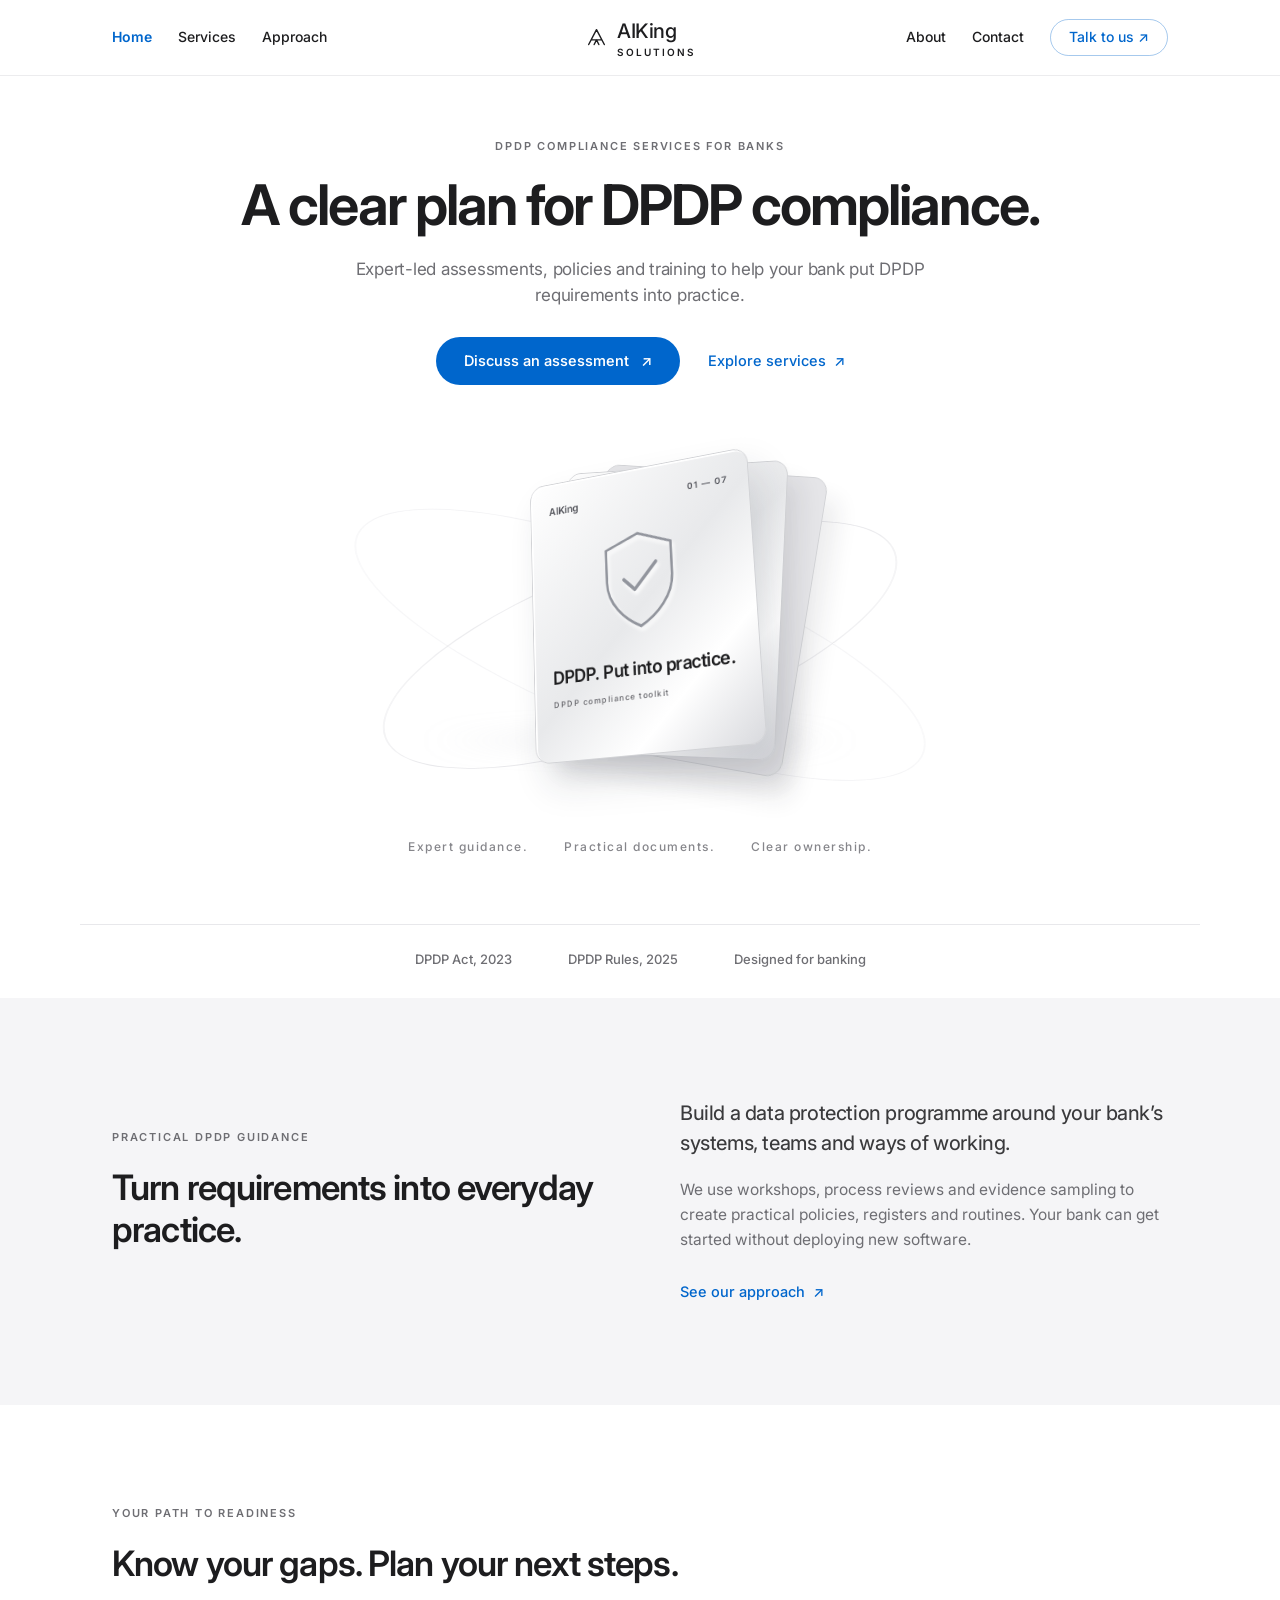
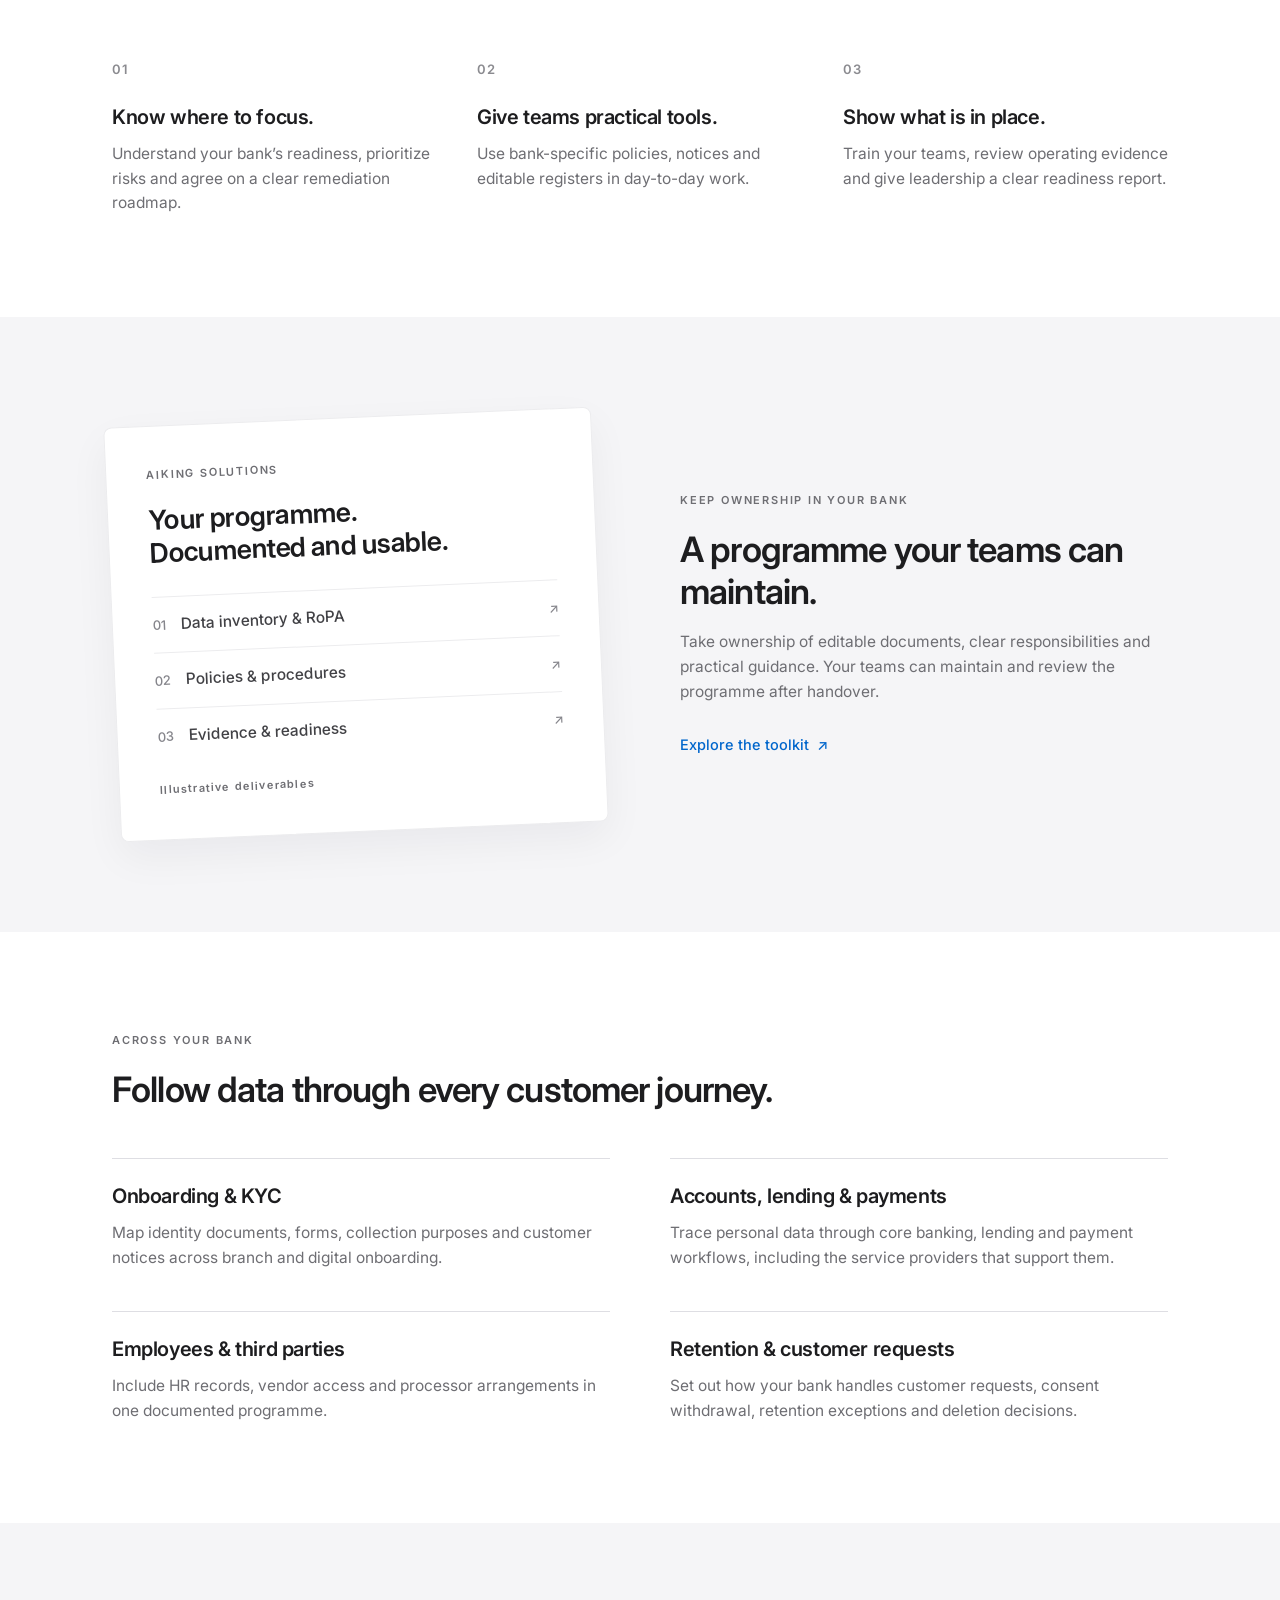
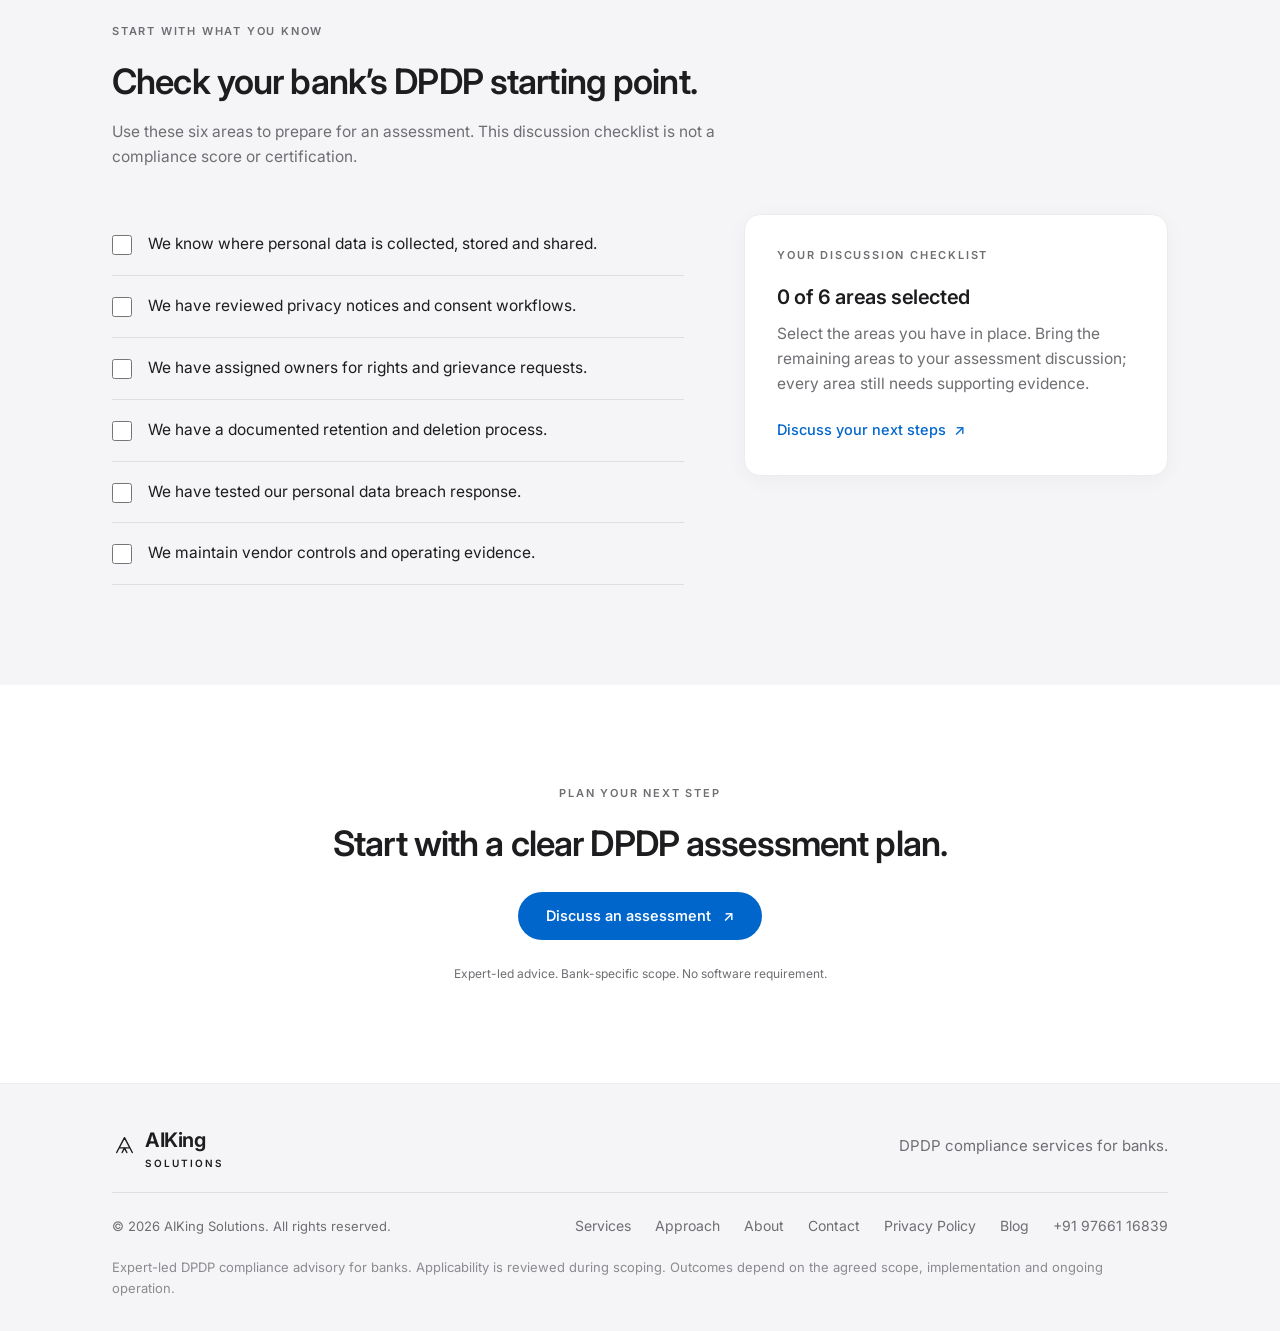
<file: index.html>
<!doctype html>
<html lang="en">
  <head>
    <meta charset="UTF-8" />
    <meta name="viewport" content="width=device-width, initial-scale=1" />
    <title>DPDP compliance services for banks | AIKing Solutions</title>
    <meta name="description" content="Expert-led DPDP compliance services for banks. Assess readiness, map personal data, build practical policies and train teams with AIKing Solutions." />
    <link rel="canonical" href="https://dpdpbank.com/" />
    <meta property="og:type" content="website" />
    <meta property="og:title" content="DPDP compliance services for banks | AIKing Solutions" />
    <meta property="og:description" content="Expert-led DPDP compliance services for banks. Assess readiness, map personal data, build practical policies and train teams with AIKing Solutions." />
    <meta property="og:url" content="https://dpdpbank.com/" />
    <link rel="preconnect" href="https://fonts.googleapis.com" />
    <link rel="preconnect" href="https://fonts.gstatic.com" crossorigin />
    <link href="https://fonts.googleapis.com/css2?family=Inter:wght@400;500;600;700&display=swap" rel="stylesheet" />
    <link rel="stylesheet" href="styles.css?v=14" />
    <script defer src="script.js?v=13"></script>
  </head>
  <body>
    <header class="site-header">
      <nav class="wrap nav" aria-label="Main navigation">
        <div class="nav-left"><a href="index.html" class="active" aria-current="page">Home</a><a href="services.html">Services</a><a href="approach.html">Approach</a></div>
        <a href="index.html" class="brand" aria-label="AIKing Solutions home"
          ><svg viewBox="0 0 32 32" fill="none" aria-hidden="true"><path d="m6 25 10-19 10 19M10 19h12M13 25l3-6 3 6" stroke="currentColor" stroke-width="1.8" stroke-linecap="round" stroke-linejoin="round" /></svg><span>AIKing<small>SOLUTIONS</small></span></a
        >
        <div class="nav-right"><a href="about.html">About</a><a href="contact.html">Contact</a><a class="nav-cta" href="contact.html">Talk to us ↗</a></div>
        <button class="menu-toggle" aria-expanded="false" aria-label="Toggle navigation">Menu</button>
      </nav>
    </header>
    <main>
      <section class="hero wrap">
        <p class="eyebrow reveal">DPDP compliance services for banks</p>
        <h1 class="reveal">A clear plan for DPDP compliance.</h1>
        <p class="lead reveal">Expert-led assessments, policies and training to help your bank put DPDP requirements into practice.</p>
        <div class="actions reveal">
          <a class="button" href="contact.html">Discuss an assessment <span aria-hidden="true">↗</span></a
          ><a class="link" href="services.html">Explore services <span aria-hidden="true">↗</span></a>
        </div>
        <div class="sculpture" role="img" aria-label="Illustration of a DPDP compliance toolkit for a bank.">
          <div class="orbit orbit-one"></div>
          <div class="orbit orbit-two"></div>
          <div class="folio back"></div>
          <div class="folio middle"></div>
          <div class="folio front">
            <div class="folio-top"><span>AIKing</span><span>01 — 07</span></div>
            <div class="shield">
              <svg viewBox="0 0 100 120" fill="none">
                <path d="M50 5 90 20v38c0 25-20 45-40 55C30 103 10 83 10 58V20Z" stroke="currentColor" stroke-width="3" />
                <path d="m31 57 13 13 27-29" stroke="currentColor" stroke-width="4" stroke-linecap="round" stroke-linejoin="round" />
              </svg>
            </div>
            <div class="folio-bottom"><span>DPDP. Put into practice.</span><small>DPDP compliance toolkit</small></div>
          </div>
          <div class="pedestal"></div>
        </div>
        <div class="hero-caption"><span>Expert guidance.</span><span>Practical documents.</span><span>Clear ownership.</span></div>
      </section>
      <div class="wrap focus-strip"><span>DPDP Act, 2023</span><span>DPDP Rules, 2025</span><span>Designed for banking</span></div>
      <section class="soft">
        <div class="wrap split reveal">
          <div>
            <p class="eyebrow">Practical DPDP guidance</p>
            <h2>Turn requirements into everyday practice.</h2>
          </div>
          <div>
            <p class="body-large" style="margin-bottom: 20px">Build a data protection programme around your bank’s systems, teams and ways of working.</p>
            <p style="margin-bottom: 28px">We use workshops, process reviews and evidence sampling to create practical policies, registers and routines. Your bank can get started without deploying new software.</p>
            <a class="link" href="approach.html">See our approach <span aria-hidden="true">↗</span></a>
          </div>
        </div>
      </section>
      <section class="wrap section">
        <div class="section-head reveal">
          <p class="eyebrow">Your path to readiness</p>
          <h2>Know your gaps. Plan your next steps.</h2>
        </div>
        <div class="grid md:grid-cols-3 gap-10 pillars">
          <article class="reveal">
            <span class="number">01</span>
            <h3>Know where to focus.</h3>
            <p>Understand your bank’s readiness, prioritize risks and agree on a clear remediation roadmap.</p>
          </article>
          <article class="reveal">
            <span class="number">02</span>
            <h3>Give teams practical tools.</h3>
            <p>Use bank-specific policies, notices and editable registers in day-to-day work.</p>
          </article>
          <article class="reveal">
            <span class="number">03</span>
            <h3>Show what is in place.</h3>
            <p>Train your teams, review operating evidence and give leadership a clear readiness report.</p>
          </article>
        </div>
      </section>
      <section class="toolkit soft">
        <div class="wrap split reveal">
          <div class="paper-preview">
            <span class="eyebrow">AIKING SOLUTIONS</span>
            <h3>Your programme.<br />Documented and usable.</h3>
            <div class="paper-row">01 <span>Data inventory & RoPA</span> ↗</div>
            <div class="paper-row">02 <span>Policies & procedures</span> ↗</div>
            <div class="paper-row">03 <span>Evidence & readiness</span> ↗</div>
            <small>Illustrative deliverables</small>
          </div>
          <div>
            <p class="eyebrow">Keep ownership in your bank</p>
            <h2 style="margin-bottom: 18px">A programme your teams can maintain.</h2>
            <p style="margin-bottom: 28px">Take ownership of editable documents, clear responsibilities and practical guidance. Your teams can maintain and review the programme after handover.</p>
            <a class="link" href="services.html#toolkit">Explore the toolkit <span aria-hidden="true">↗</span></a>
          </div>
        </div>
      </section>
      <section class="section">
        <div class="wrap">
          <p class="eyebrow">Across your bank</p>
          <h2>Follow data through every customer journey.</h2>
          <div class="detail-grid">
            <article class="reveal">
              <h3>Onboarding & KYC</h3>
              <p>Map identity documents, forms, collection purposes and customer notices across branch and digital onboarding.</p>
            </article>
            <article class="reveal">
              <h3>Accounts, lending & payments</h3>
              <p>Trace personal data through core banking, lending and payment workflows, including the service providers that support them.</p>
            </article>
            <article class="reveal">
              <h3>Employees & third parties</h3>
              <p>Include HR records, vendor access and processor arrangements in one documented programme.</p>
            </article>
            <article class="reveal">
              <h3>Retention & customer requests</h3>
              <p>Set out how your bank handles customer requests, consent withdrawal, retention exceptions and deletion decisions.</p>
            </article>
          </div>
        </div>
      </section>
      <section class="soft section">
        <div class="wrap">
          <p class="eyebrow">Start with what you know</p>
          <h2 style="margin-bottom: 18px">Check your bank’s DPDP starting point.</h2>
          <p class="section-description">Use these six areas to prepare for an assessment. This discussion checklist is not a compliance score or certification.</p>
          <div class="readiness-layout">
            <div id="readiness-checks">
              <label class="readiness-item"><input type="checkbox" value="We know where personal data is collected, stored and shared." /><span>We know where personal data is collected, stored and shared.</span></label
              ><label class="readiness-item"><input type="checkbox" value="We have reviewed privacy notices and consent workflows." /><span>We have reviewed privacy notices and consent workflows.</span></label
              ><label class="readiness-item"><input type="checkbox" value="We have assigned owners for rights and grievance requests." /><span>We have assigned owners for rights and grievance requests.</span></label
              ><label class="readiness-item"><input type="checkbox" value="We have a documented retention and deletion process." /><span>We have a documented retention and deletion process.</span></label
              ><label class="readiness-item"><input type="checkbox" value="We have tested our personal data breach response." /><span>We have tested our personal data breach response.</span></label
              ><label class="readiness-item"><input type="checkbox" value="We maintain vendor controls and operating evidence." /><span>We maintain vendor controls and operating evidence.</span></label>
            </div>
            <aside class="readiness-result">
              <span class="eyebrow">Your discussion checklist</span>
              <h3 id="readiness-count">0 of 6 areas selected</h3>
              <p id="readiness-message" aria-live="polite">Select the areas you have in place. Bring the remaining areas to your assessment discussion; every area still needs supporting evidence.</p>
              <a class="link" href="contact.html">Discuss your next steps <span aria-hidden="true">↗</span></a>
            </aside>
          </div>
        </div>
      </section>
      <section class="endcap reveal">
        <p class="eyebrow">Plan your next step</p>
        <h2 style="margin-bottom: 28px">Start with a clear DPDP assessment plan.</h2>
        <a class="button" href="contact.html">Discuss an assessment <span aria-hidden="true">↗</span></a>
        <p class="fine">Expert-led advice. Bank-specific scope. No software requirement.</p>
      </section>
    </main>
    <footer>
      <div class="wrap">
        <div class="footer-top">
          <a href="index.html" class="brand" aria-label="AIKing Solutions home"
            ><svg viewBox="0 0 32 32" fill="none" aria-hidden="true"><path d="m6 25 10-19 10 19M10 19h12M13 25l3-6 3 6" stroke="currentColor" stroke-width="1.8" stroke-linecap="round" stroke-linejoin="round" /></svg><span>AIKing<small>SOLUTIONS</small></span></a
          >
          <p>DPDP compliance services for banks.</p>
        </div>
        <div class="footer-bottom">
          <small>© 2026 AIKing Solutions. All rights reserved.</small>
          <div class="footer-links"><a href="services.html">Services</a><a href="approach.html">Approach</a><a href="about.html">About</a><a href="contact.html">Contact</a><a href="privacy.html">Privacy Policy</a><a href="blog.html">Blog</a><a href="tel:+919766116839">+91 97661 16839</a></div>
        </div>
        <p class="fine">Expert-led DPDP compliance advisory for banks. Applicability is reviewed during scoping. Outcomes depend on the agreed scope, implementation and ongoing operation.</p>
      </div>
    </footer>
  </body>
</html>
</file>
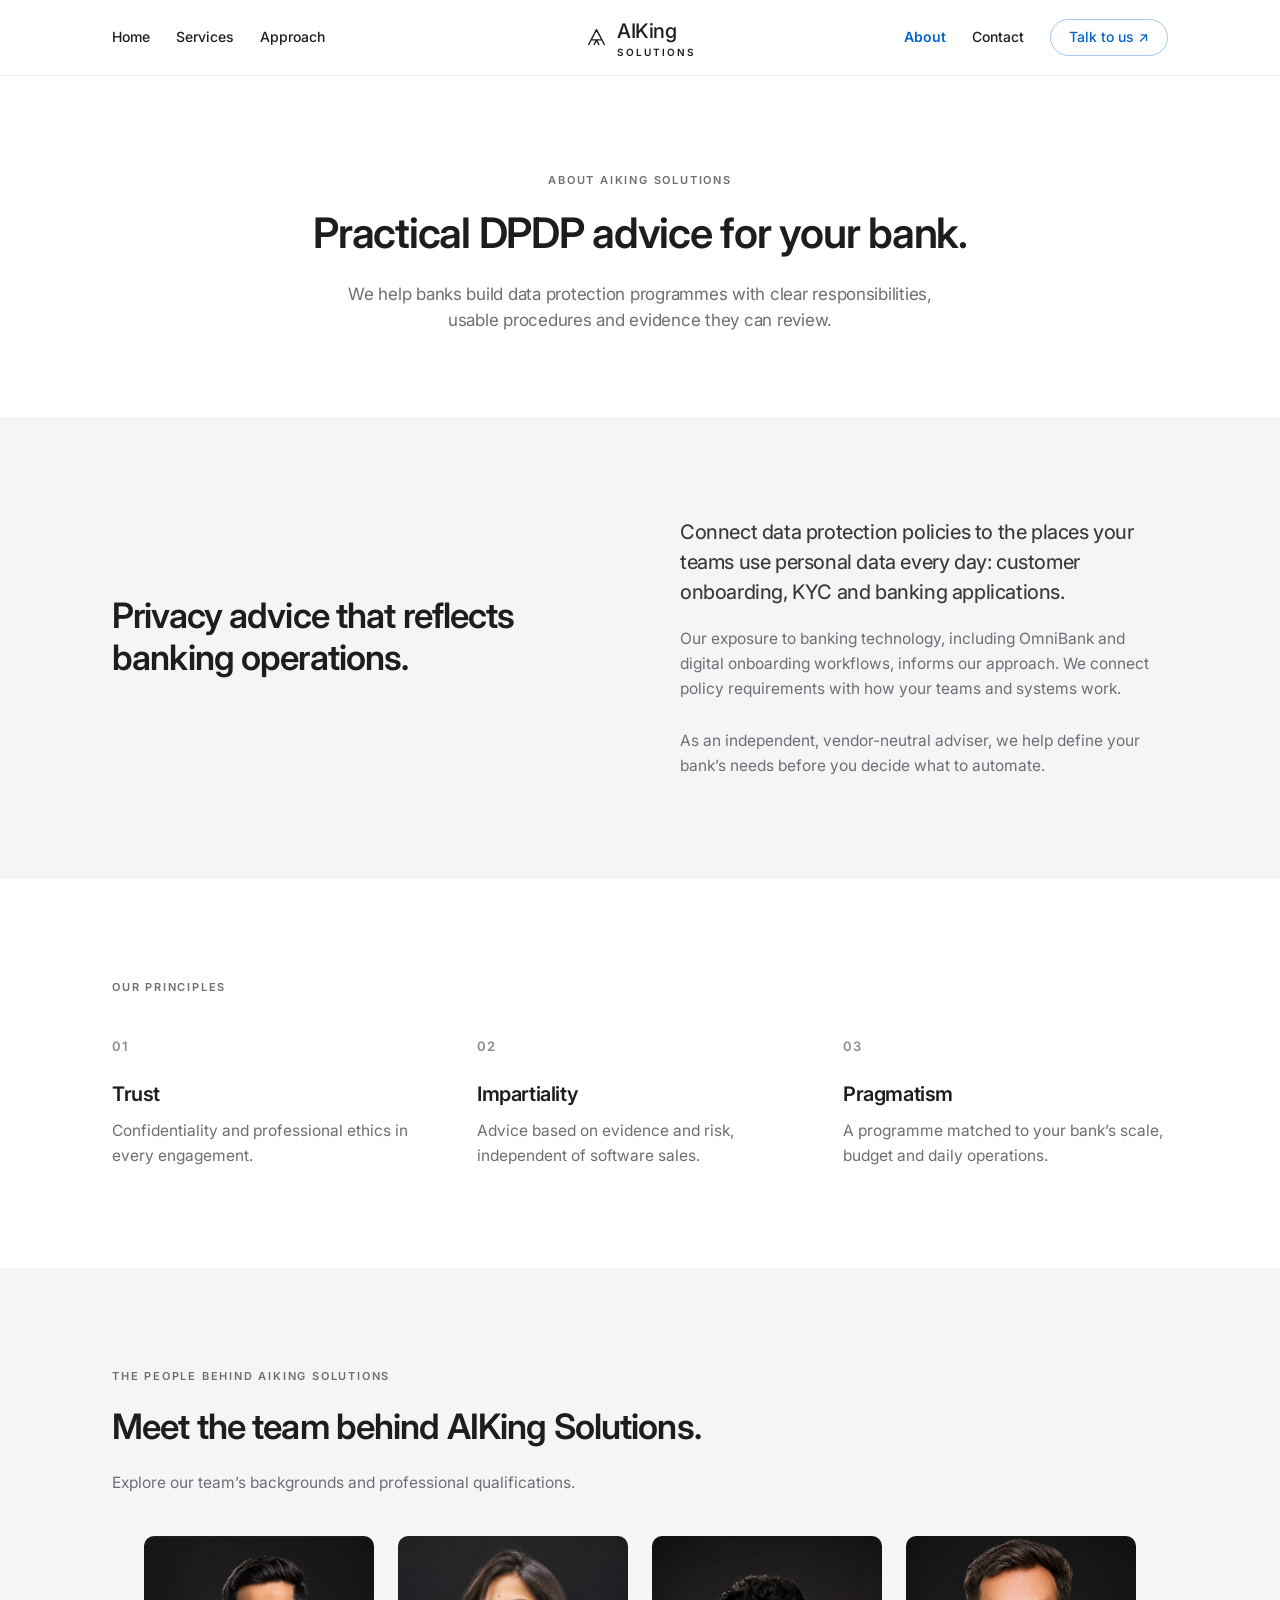
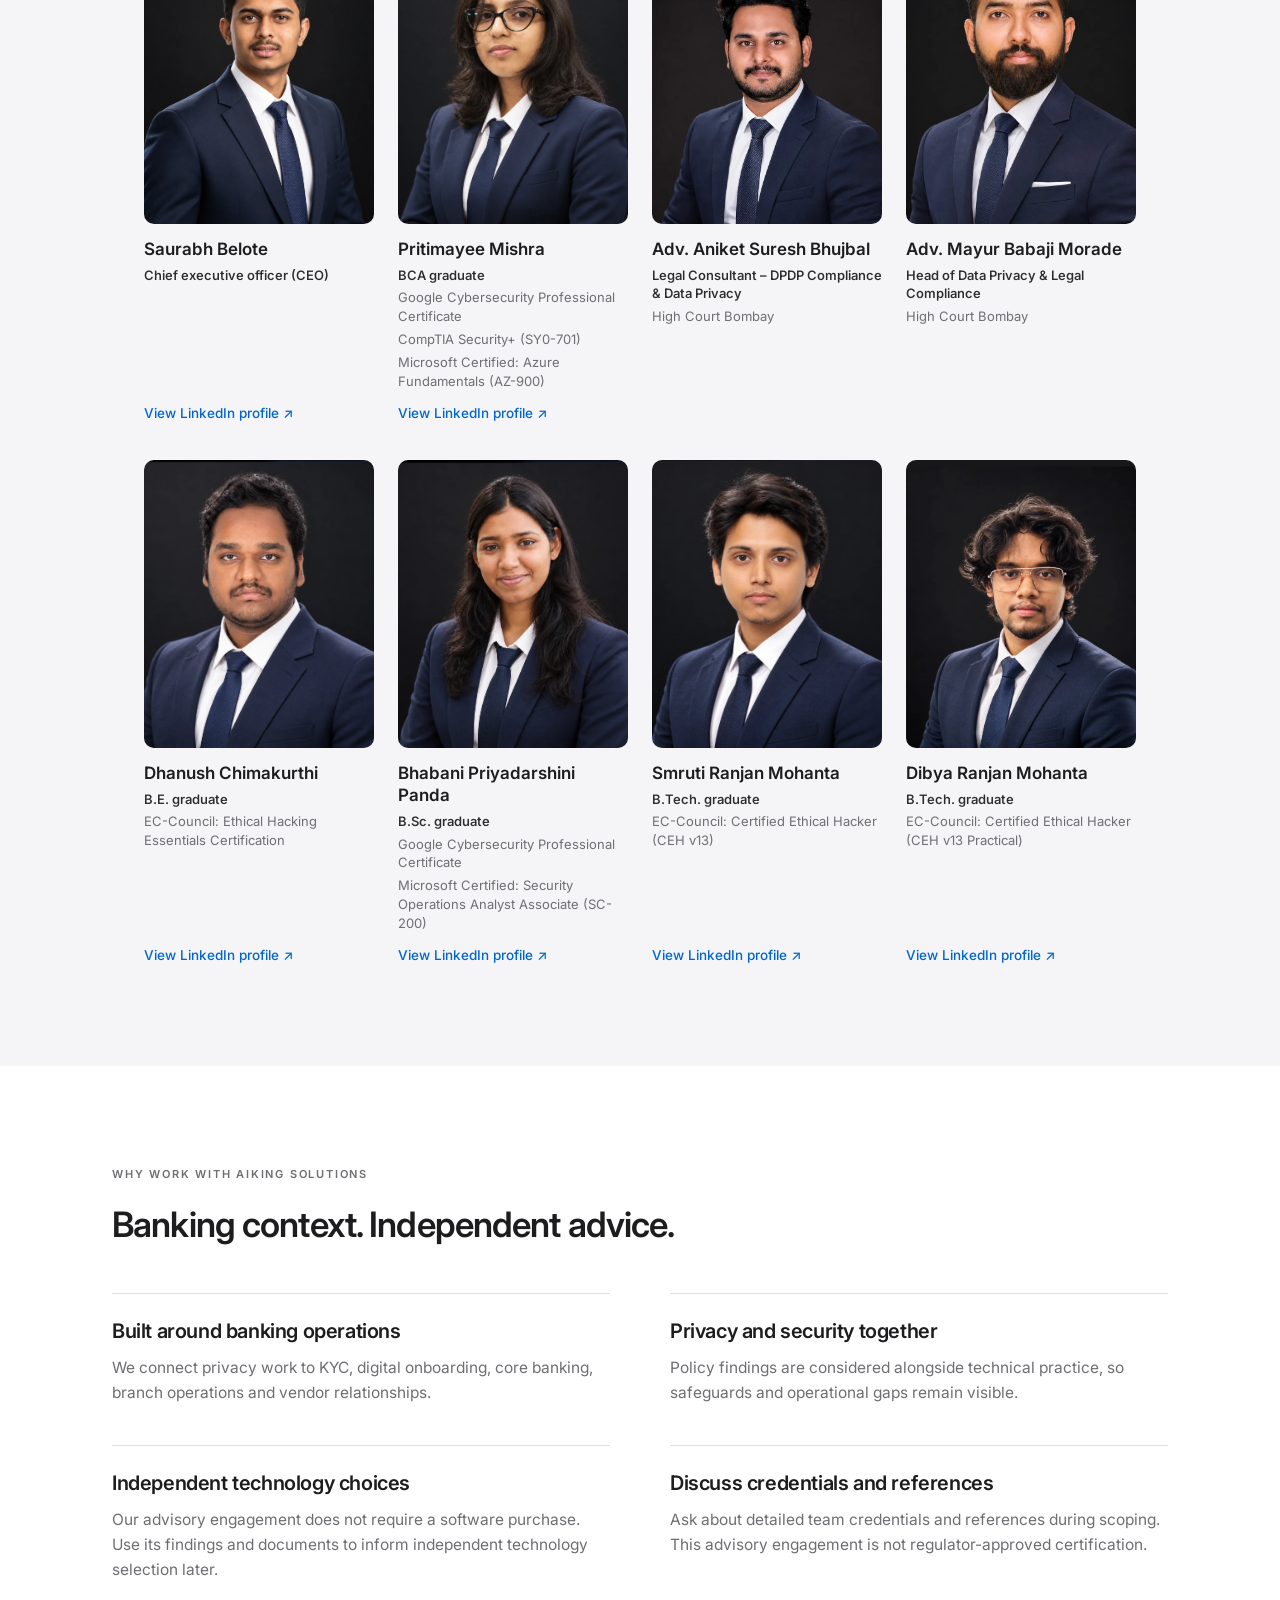
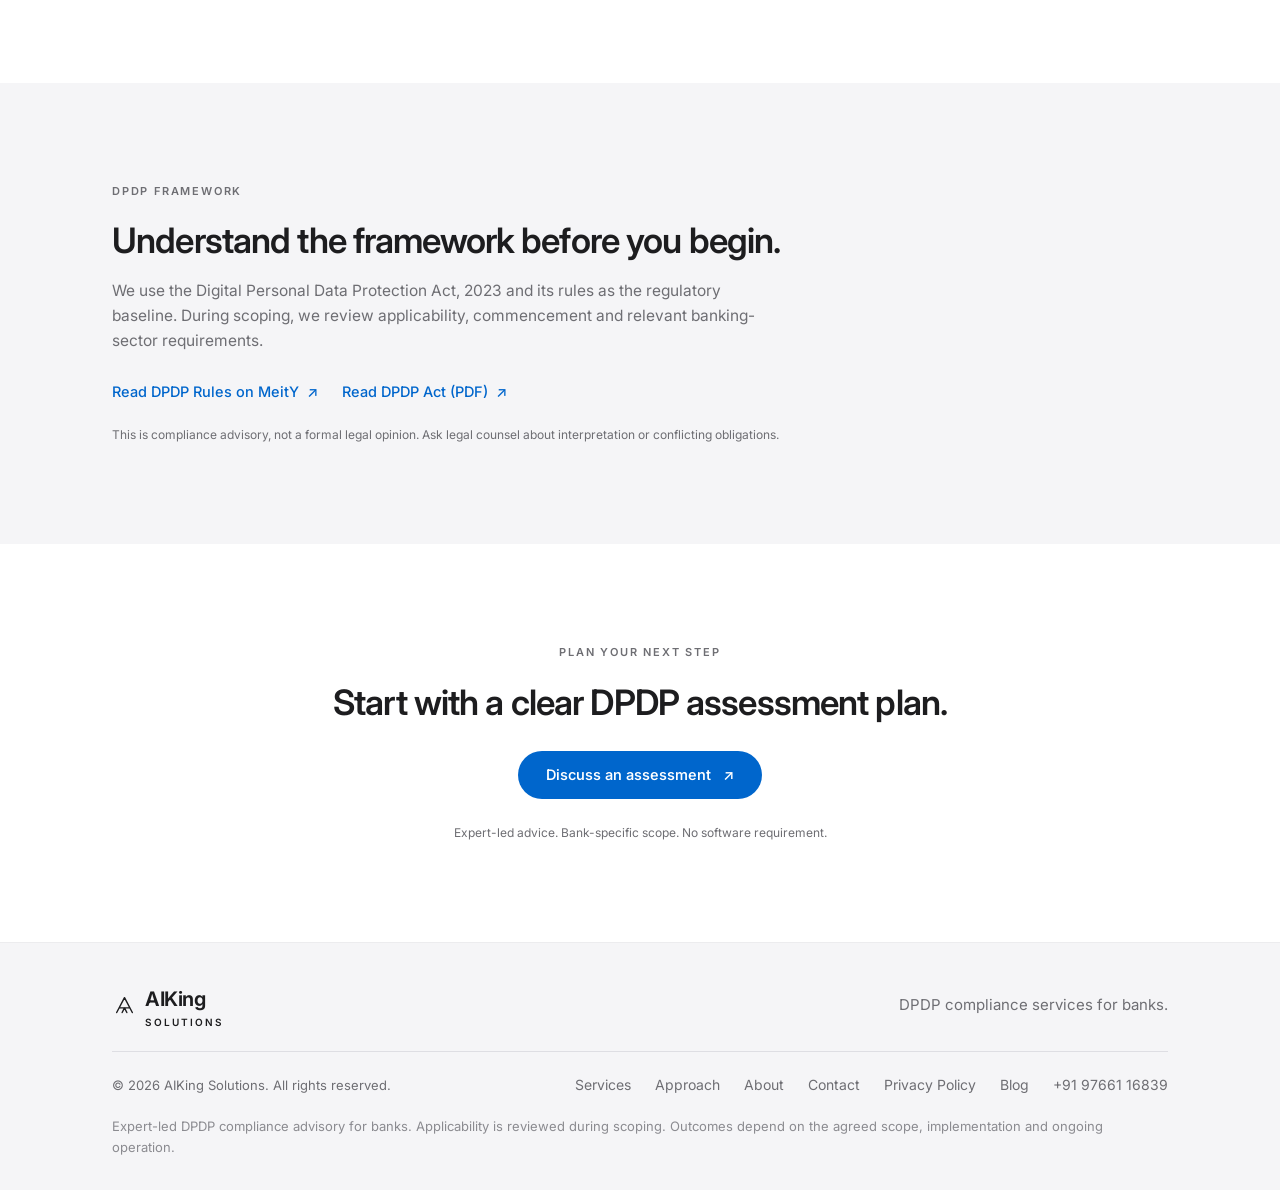
<file: about.html>
<!doctype html>
<html lang="en">
  <head>
    <meta charset="UTF-8" />
    <meta name="viewport" content="width=device-width, initial-scale=1" />
    <title>About AIKing Solutions | DPDP compliance for banks</title>
    <meta name="description" content="Meet AIKing Solutions and the team behind our practical DPDP compliance advisory for banks. Explore our banking context and vendor-neutral approach." />
    <link rel="canonical" href="https://dpdpbank.com/about.html" />
    <meta property="og:type" content="website" />
    <meta property="og:title" content="About AIKing Solutions | DPDP compliance for banks" />
    <meta property="og:description" content="Meet AIKing Solutions and the team behind our practical DPDP compliance advisory for banks. Explore our banking context and vendor-neutral approach." />
    <meta property="og:url" content="https://dpdpbank.com/about.html" />
    <link rel="preconnect" href="https://fonts.googleapis.com" />
    <link rel="preconnect" href="https://fonts.gstatic.com" crossorigin />
    <link href="https://fonts.googleapis.com/css2?family=Inter:wght@400;500;600;700&display=swap" rel="stylesheet" />
    <link rel="stylesheet" href="styles.css?v=14" />
    <script defer src="script.js?v=13"></script>
  </head>
  <body>
    <header class="site-header">
      <nav class="wrap nav" aria-label="Main navigation">
        <div class="nav-left"><a href="index.html">Home</a><a href="services.html">Services</a><a href="approach.html">Approach</a></div>
        <a href="index.html" class="brand" aria-label="AIKing Solutions home"
          ><svg viewBox="0 0 32 32" fill="none" aria-hidden="true"><path d="m6 25 10-19 10 19M10 19h12M13 25l3-6 3 6" stroke="currentColor" stroke-width="1.8" stroke-linecap="round" stroke-linejoin="round" /></svg><span>AIKing<small>SOLUTIONS</small></span></a
        >
        <div class="nav-right"><a href="about.html" class="active" aria-current="page">About</a><a href="contact.html">Contact</a><a class="nav-cta" href="contact.html">Talk to us ↗</a></div>
        <button class="menu-toggle" aria-expanded="false" aria-label="Toggle navigation">Menu</button>
      </nav>
    </header>
    <main>
      <section class="page-intro wrap reveal">
        <p class="eyebrow">About AIKing Solutions</p>
        <h1 style="margin-bottom: 28px">Practical DPDP advice for your bank.</h1>
        <p class="lead">We help banks build data protection programmes with clear responsibilities, usable procedures and evidence they can review.</p>
      </section>
      <section class="soft section">
        <div class="wrap split reveal">
          <h2>Privacy advice that reflects banking operations.</h2>
          <div>
            <p class="body-large" style="margin-bottom: 20px">Connect data protection policies to the places your teams use personal data every day: customer onboarding, KYC and banking applications.</p>
            <p style="margin-bottom: 28px">Our exposure to banking technology, including OmniBank and digital onboarding workflows, informs our approach. We connect policy requirements with how your teams and systems work.</p>
            <p>As an independent, vendor-neutral adviser, we help define your bank’s needs before you decide what to automate.</p>
          </div>
        </div>
      </section>
      <section class="wrap section">
        <p class="eyebrow">Our principles</p>
        <div class="grid md:grid-cols-3 gap-10 pillars">
          <article class="reveal">
            <span class="number">01</span>
            <h3>Trust</h3>
            <p>Confidentiality and professional ethics in every engagement.</p>
          </article>
          <article class="reveal">
            <span class="number">02</span>
            <h3>Impartiality</h3>
            <p>Advice based on evidence and risk, independent of software sales.</p>
          </article>
          <article class="reveal">
            <span class="number">03</span>
            <h3>Pragmatism</h3>
            <p>A programme matched to your bank’s scale, budget and daily operations.</p>
          </article>
        </div>
      </section>
      <section class="soft section">
        <div class="wrap">
          <p class="eyebrow">The people behind AIKing Solutions</p>
          <h2>Meet the team behind AIKing Solutions.</h2>
          <p style="margin-top: 12px; color: var(--muted)">Explore our team’s backgrounds and professional qualifications.</p>
          <div class="team-container" style="display: flex; flex-direction: column; gap: 36px; margin-top: 40px">
            <div class="team-row" style="display: flex; flex-wrap: wrap; justify-content: center; gap: 32px 24px">
              <article class="team-placeholder reveal" aria-label="Saurabh Belote" style="flex: 0 1 230px; width: 230px; max-width: 235px; display: flex; flex-direction: column">
                <div class="portrait" style="border: none; outline: none; box-shadow: none; background: transparent; overflow: hidden; border-radius: 10px; margin-bottom: 14px"><img src="images/team-ceo.webp" alt="Portrait of Saurabh Belote." style="width: 100%; height: 100%; object-fit: cover; object-position: center top; border: none; outline: none; display: block" /></div>
                <p style="font-weight: 600; color: var(--ink); font-size: 14px; margin: 0 0 6px">Saurabh Belote</p>
                <div style="display: flex; flex-direction: column; gap: 4px; font-size: 11px; line-height: 1.45; color: var(--muted)"><span style="color: #2c2c2e; font-weight: 550">Chief executive officer (CEO)</span></div>
                <a href="https://www.linkedin.com/in/saurabh-belote" target="_blank" rel="noopener noreferrer" style="color: var(--blue); font-size: 11px; font-weight: 500; display: inline-block; margin-top: auto; padding-top: 12px">View LinkedIn profile ↗</a>
              </article>
              <article class="team-placeholder reveal" aria-label="Pritimayee Mishra" style="flex: 0 1 230px; width: 230px; max-width: 235px; display: flex; flex-direction: column">
                <div class="portrait" style="border: none; outline: none; box-shadow: none; background: transparent; overflow: hidden; border-radius: 10px; margin-bottom: 14px"><img src="images/team-1.webp" alt="Portrait of Pritimayee Mishra." style="width: 100%; height: 100%; object-fit: cover; object-position: center top; border: none; outline: none; display: block" /></div>
                <p style="font-weight: 600; color: var(--ink); font-size: 14px; margin: 0 0 6px">Pritimayee Mishra</p>
                <div style="display: flex; flex-direction: column; gap: 4px; font-size: 11px; line-height: 1.45; color: var(--muted)"><span style="color: #2c2c2e; font-weight: 550">BCA graduate</span><span>Google Cybersecurity Professional Certificate</span><span>CompTIA Security+ (SY0-701)</span><span>Microsoft Certified: Azure Fundamentals (AZ-900)</span></div>
                <a href="https://www.linkedin.com/in/pritimayee-mishra-a0551719b?utm_source=share_via&utm_content=profile&utm_medium=member_android" target="_blank" rel="noopener noreferrer" style="color: var(--blue); font-size: 11px; font-weight: 500; display: inline-block; margin-top: auto; padding-top: 12px">View LinkedIn profile ↗</a>
              </article>
              <article class="team-placeholder reveal" aria-label="Adv. Aniket Suresh Bhujbal" style="flex: 0 1 230px; width: 230px; max-width: 235px; display: flex; flex-direction: column">
                <div class="portrait" style="border: none; outline: none; box-shadow: none; background: transparent; overflow: hidden; border-radius: 10px; margin-bottom: 14px"><img src="images/team-aniket.webp" alt="Portrait of Adv. Aniket Suresh Bhujbal." style="width: 100%; height: 100%; object-fit: cover; object-position: center top; border: none; outline: none; display: block" /></div>
                <p style="font-weight: 600; color: var(--ink); font-size: 14px; margin: 0 0 6px">Adv. Aniket Suresh Bhujbal</p>
                <div style="display: flex; flex-direction: column; gap: 4px; font-size: 11px; line-height: 1.45; color: var(--muted)"><span style="color: #2c2c2e; font-weight: 550">Legal Consultant – DPDP Compliance & Data Privacy</span><span>High Court Bombay</span></div>
              </article>
              <article class="team-placeholder reveal" aria-label="Adv. Mayur Babaji Morade" style="flex: 0 1 230px; width: 230px; max-width: 235px; display: flex; flex-direction: column">
                <div class="portrait" style="border: none; outline: none; box-shadow: none; background: transparent; overflow: hidden; border-radius: 10px; margin-bottom: 14px"><img src="images/team-mayur.webp" alt="Portrait of Adv. Mayur Babaji Morade." style="width: 100%; height: 100%; object-fit: cover; object-position: center top; border: none; outline: none; display: block" /></div>
                <p style="font-weight: 600; color: var(--ink); font-size: 14px; margin: 0 0 6px">Adv. Mayur Babaji Morade</p>
                <div style="display: flex; flex-direction: column; gap: 4px; font-size: 11px; line-height: 1.45; color: var(--muted)"><span style="color: #2c2c2e; font-weight: 550">Head of Data Privacy & Legal Compliance</span><span>High Court Bombay</span></div>
              </article>
            </div>
            <div class="team-row" style="display: flex; flex-wrap: wrap; justify-content: center; gap: 32px 24px">
              <article class="team-placeholder reveal" aria-label="Dhanush Chimakurthi" style="flex: 0 1 230px; width: 230px; max-width: 235px; display: flex; flex-direction: column">
                <div class="portrait" style="border: none; outline: none; box-shadow: none; background: transparent; overflow: hidden; border-radius: 10px; margin-bottom: 14px"><img src="images/team-2.webp" alt="Portrait of Dhanush Chimakurthi." style="width: 100%; height: 100%; object-fit: cover; object-position: center top; border: none; outline: none; display: block" /></div>
                <p style="font-weight: 600; color: var(--ink); font-size: 14px; margin: 0 0 6px">Dhanush Chimakurthi</p>
                <div style="display: flex; flex-direction: column; gap: 4px; font-size: 11px; line-height: 1.45; color: var(--muted)"><span style="color: #2c2c2e; font-weight: 550">B.E. graduate</span><span>EC-Council: Ethical Hacking Essentials Certification</span></div>
                <a href="https://www.linkedin.com/in/dhanush-chimakurthi-601066255/" target="_blank" rel="noopener noreferrer" style="color: var(--blue); font-size: 11px; font-weight: 500; display: inline-block; margin-top: auto; padding-top: 12px">View LinkedIn profile ↗</a>
              </article>
              <article class="team-placeholder reveal" aria-label="Bhabani Priyadarshini Panda" style="flex: 0 1 230px; width: 230px; max-width: 235px; display: flex; flex-direction: column">
                <div class="portrait" style="border: none; outline: none; box-shadow: none; background: transparent; overflow: hidden; border-radius: 10px; margin-bottom: 14px"><img src="images/team-3.webp" alt="Portrait of Bhabani Priyadarshini Panda." style="width: 100%; height: 100%; object-fit: cover; object-position: center top; border: none; outline: none; display: block" /></div>
                <p style="font-weight: 600; color: var(--ink); font-size: 14px; margin: 0 0 6px">Bhabani Priyadarshini Panda</p>
                <div style="display: flex; flex-direction: column; gap: 4px; font-size: 11px; line-height: 1.45; color: var(--muted)"><span style="color: #2c2c2e; font-weight: 550">B.Sc. graduate</span><span>Google Cybersecurity Professional Certificate</span><span>Microsoft Certified: Security Operations Analyst Associate (SC-200)</span></div>
                <a href="https://www.linkedin.com/in/bp69" target="_blank" rel="noopener noreferrer" style="color: var(--blue); font-size: 11px; font-weight: 500; display: inline-block; margin-top: auto; padding-top: 12px">View LinkedIn profile ↗</a>
              </article>
              <article class="team-placeholder reveal" aria-label="Smruti Ranjan Mohanta" style="flex: 0 1 230px; width: 230px; max-width: 235px; display: flex; flex-direction: column">
                <div class="portrait" style="border: none; outline: none; box-shadow: none; background: transparent; overflow: hidden; border-radius: 10px; margin-bottom: 14px"><img src="images/team-4.webp" alt="Portrait of Smruti Ranjan Mohanta." style="width: 100%; height: 100%; object-fit: cover; object-position: center top; border: none; outline: none; display: block" /></div>
                <p style="font-weight: 600; color: var(--ink); font-size: 14px; margin: 0 0 6px">Smruti Ranjan Mohanta</p>
                <div style="display: flex; flex-direction: column; gap: 4px; font-size: 11px; line-height: 1.45; color: var(--muted)"><span style="color: #2c2c2e; font-weight: 550">B.Tech. graduate</span><span>EC-Council: Certified Ethical Hacker (CEH v13)</span></div>
                <a href="https://www.linkedin.com/in/smruti-ranjan-mohanta-346a89293" target="_blank" rel="noopener noreferrer" style="color: var(--blue); font-size: 11px; font-weight: 500; display: inline-block; margin-top: auto; padding-top: 12px">View LinkedIn profile ↗</a>
              </article>
              <article class="team-placeholder reveal" aria-label="Dibya Ranjan Mohanta" style="flex: 0 1 230px; width: 230px; max-width: 235px; display: flex; flex-direction: column">
                <div class="portrait" style="border: none; outline: none; box-shadow: none; background: transparent; overflow: hidden; border-radius: 10px; margin-bottom: 14px"><img src="images/team-5.webp" alt="Portrait of Dibya Ranjan Mohanta." style="width: 100%; height: 100%; object-fit: cover; object-position: center top; border: none; outline: none; display: block" /></div>
                <p style="font-weight: 600; color: var(--ink); font-size: 14px; margin: 0 0 6px">Dibya Ranjan Mohanta</p>
                <div style="display: flex; flex-direction: column; gap: 4px; font-size: 11px; line-height: 1.45; color: var(--muted)"><span style="color: #2c2c2e; font-weight: 550">B.Tech. graduate</span><span>EC-Council: Certified Ethical Hacker (CEH v13 Practical)</span></div>
                <a href="https://www.linkedin.com/in/dibyaranjan-mohanta?utm_source=share_via&utm_content=profile&utm_medium=member_ios" target="_blank" rel="noopener noreferrer" style="color: var(--blue); font-size: 11px; font-weight: 500; display: inline-block; margin-top: auto; padding-top: 12px">View LinkedIn profile ↗</a>
              </article>
            </div>
          </div>
        </div>
      </section>
      <section class="section">
        <div class="wrap">
          <p class="eyebrow">Why work with AIKing Solutions</p>
          <h2>Banking context. Independent advice.</h2>
          <div class="detail-grid">
            <article class="reveal">
              <h3>Built around banking operations</h3>
              <p>We connect privacy work to KYC, digital onboarding, core banking, branch operations and vendor relationships.</p>
            </article>
            <article class="reveal">
              <h3>Privacy and security together</h3>
              <p>Policy findings are considered alongside technical practice, so safeguards and operational gaps remain visible.</p>
            </article>
            <article class="reveal">
              <h3>Independent technology choices</h3>
              <p>Our advisory engagement does not require a software purchase. Use its findings and documents to inform independent technology selection later.</p>
            </article>
            <article class="reveal">
              <h3>Discuss credentials and references</h3>
              <p>Ask about detailed team credentials and references during scoping. This advisory engagement is not regulator-approved certification.</p>
            </article>
          </div>
        </div>
      </section>
      <section class="soft section">
        <div class="wrap">
          <p class="eyebrow">DPDP framework</p>
          <h2 style="margin-bottom: 18px">Understand the framework before you begin.</h2>
          <p class="section-description" style="margin-bottom: 28px">We use the Digital Personal Data Protection Act, 2023 and its rules as the regulatory baseline. During scoping, we review applicability, commencement and relevant banking-sector requirements.</p>
          <div class="resource-links">
            <a class="link" href="https://www.meity.gov.in/documents/act-and-policies/digital-personal-data-protection-rules-2025-gDOxUjMtQWa?pageTitle=Digital-Personal-Data-Protection-Rules-2025" target="_blank" rel="noopener noreferrer">Read DPDP Rules on MeitY <span aria-hidden="true">↗</span></a
            ><a class="link" href="DPDP-ACT-official.pdf" target="_blank" rel="noopener noreferrer">Read DPDP Act (PDF) <span aria-hidden="true">↗</span></a>
          </div>
          <p class="fine">This is compliance advisory, not a formal legal opinion. Ask legal counsel about interpretation or conflicting obligations.</p>
        </div>
      </section>
      <section class="endcap reveal">
        <p class="eyebrow">Plan your next step</p>
        <h2 style="margin-bottom: 28px">Start with a clear DPDP assessment plan.</h2>
        <a class="button" href="contact.html">Discuss an assessment <span aria-hidden="true">↗</span></a>
        <p class="fine">Expert-led advice. Bank-specific scope. No software requirement.</p>
      </section>
    </main>
    <footer>
      <div class="wrap">
        <div class="footer-top">
          <a href="index.html" class="brand" aria-label="AIKing Solutions home"
            ><svg viewBox="0 0 32 32" fill="none" aria-hidden="true"><path d="m6 25 10-19 10 19M10 19h12M13 25l3-6 3 6" stroke="currentColor" stroke-width="1.8" stroke-linecap="round" stroke-linejoin="round" /></svg><span>AIKing<small>SOLUTIONS</small></span></a
          >
          <p>DPDP compliance services for banks.</p>
        </div>
        <div class="footer-bottom">
          <small>© 2026 AIKing Solutions. All rights reserved.</small>
          <div class="footer-links"><a href="services.html">Services</a><a href="approach.html">Approach</a><a href="about.html" class="active" aria-current="page">About</a><a href="contact.html">Contact</a><a href="privacy.html">Privacy Policy</a><a href="blog.html">Blog</a><a href="tel:+919766116839">+91 97661 16839</a></div>
        </div>
        <p class="fine">Expert-led DPDP compliance advisory for banks. Applicability is reviewed during scoping. Outcomes depend on the agreed scope, implementation and ongoing operation.</p>
      </div>
    </footer>
  </body>
</html>
</file>
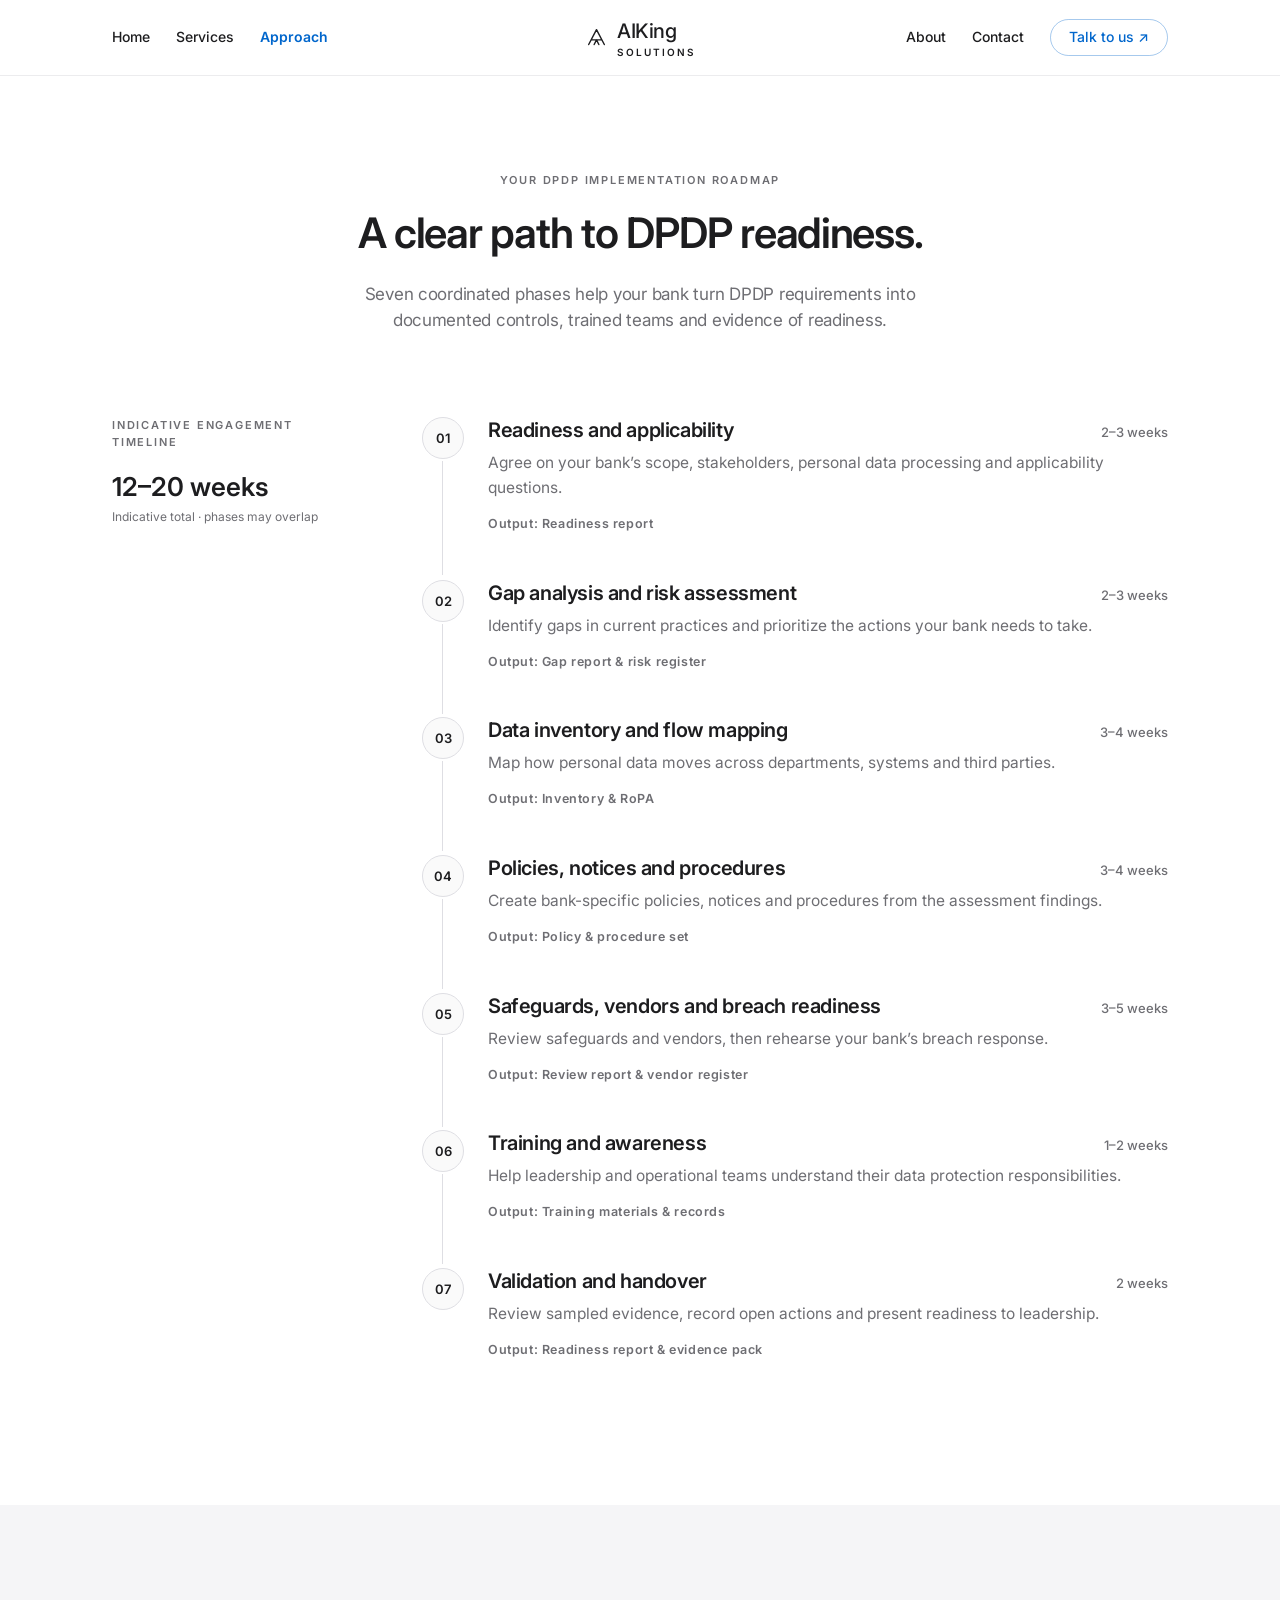
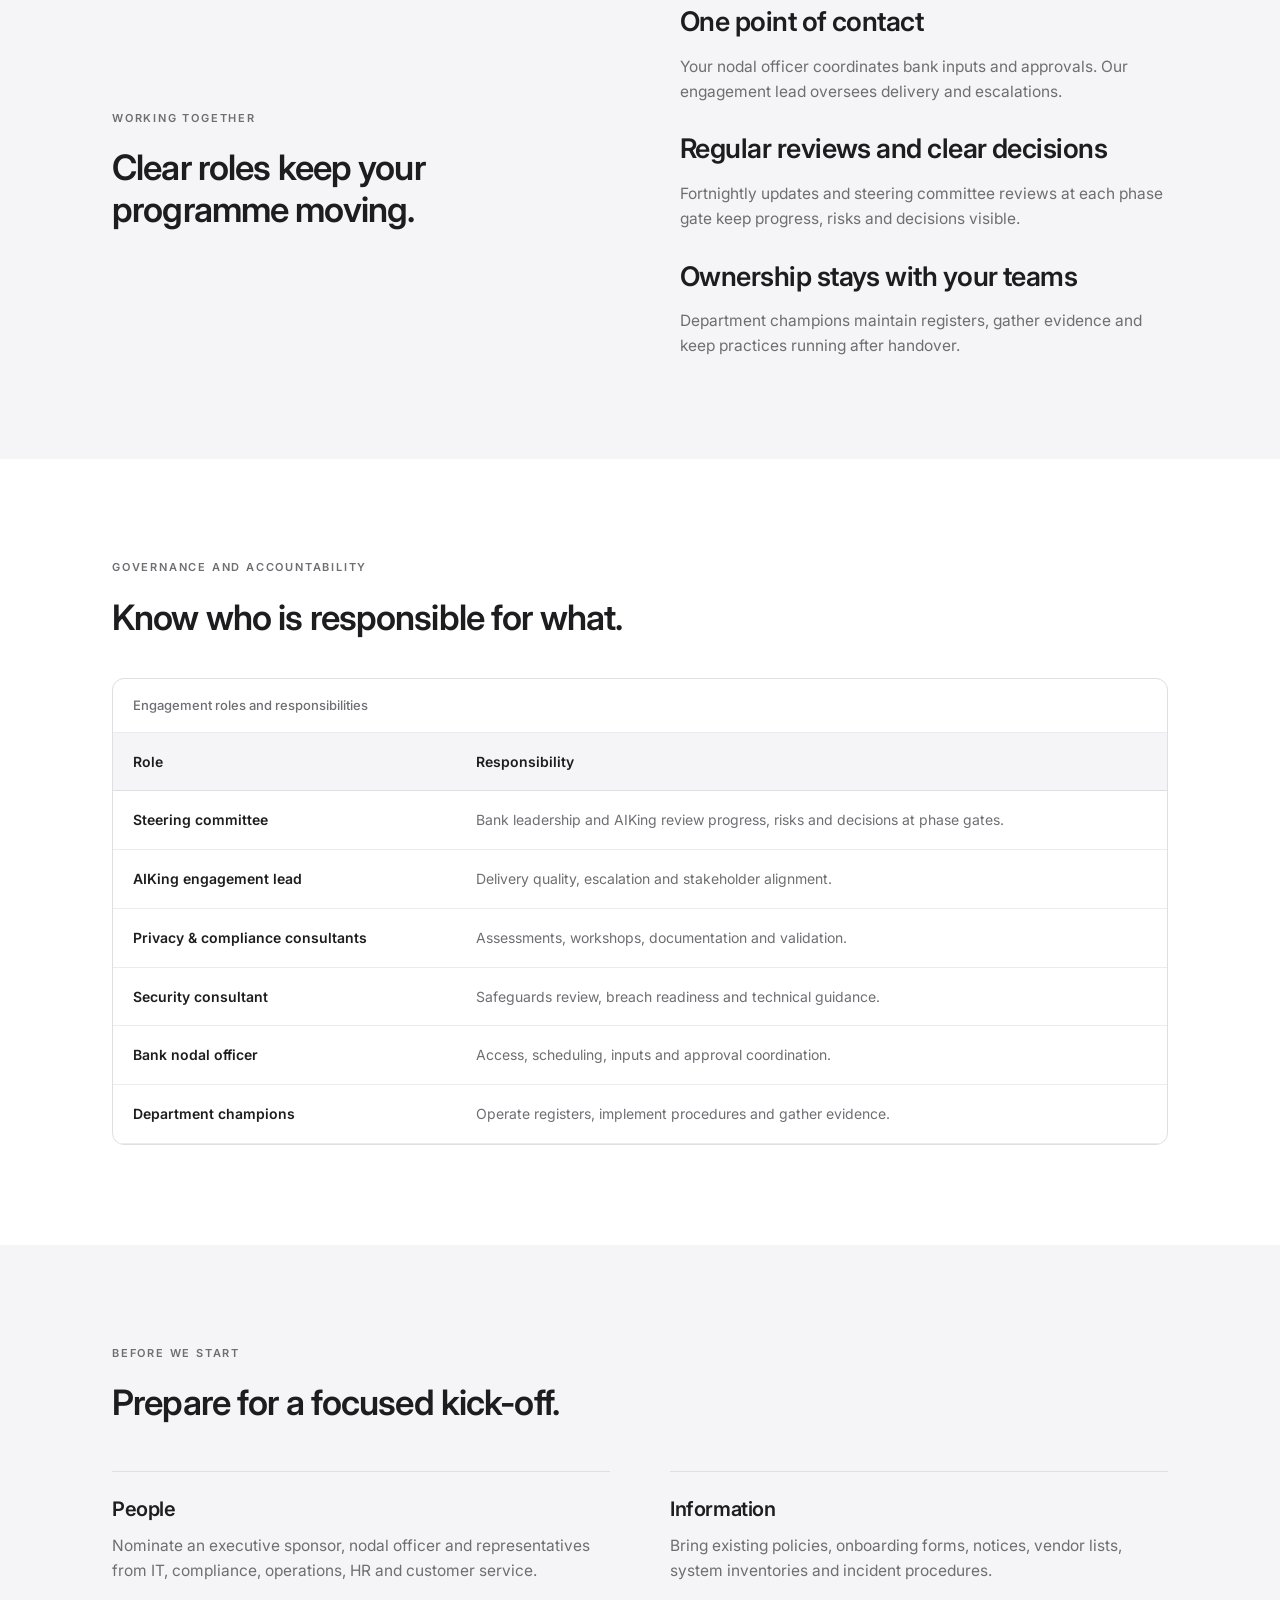
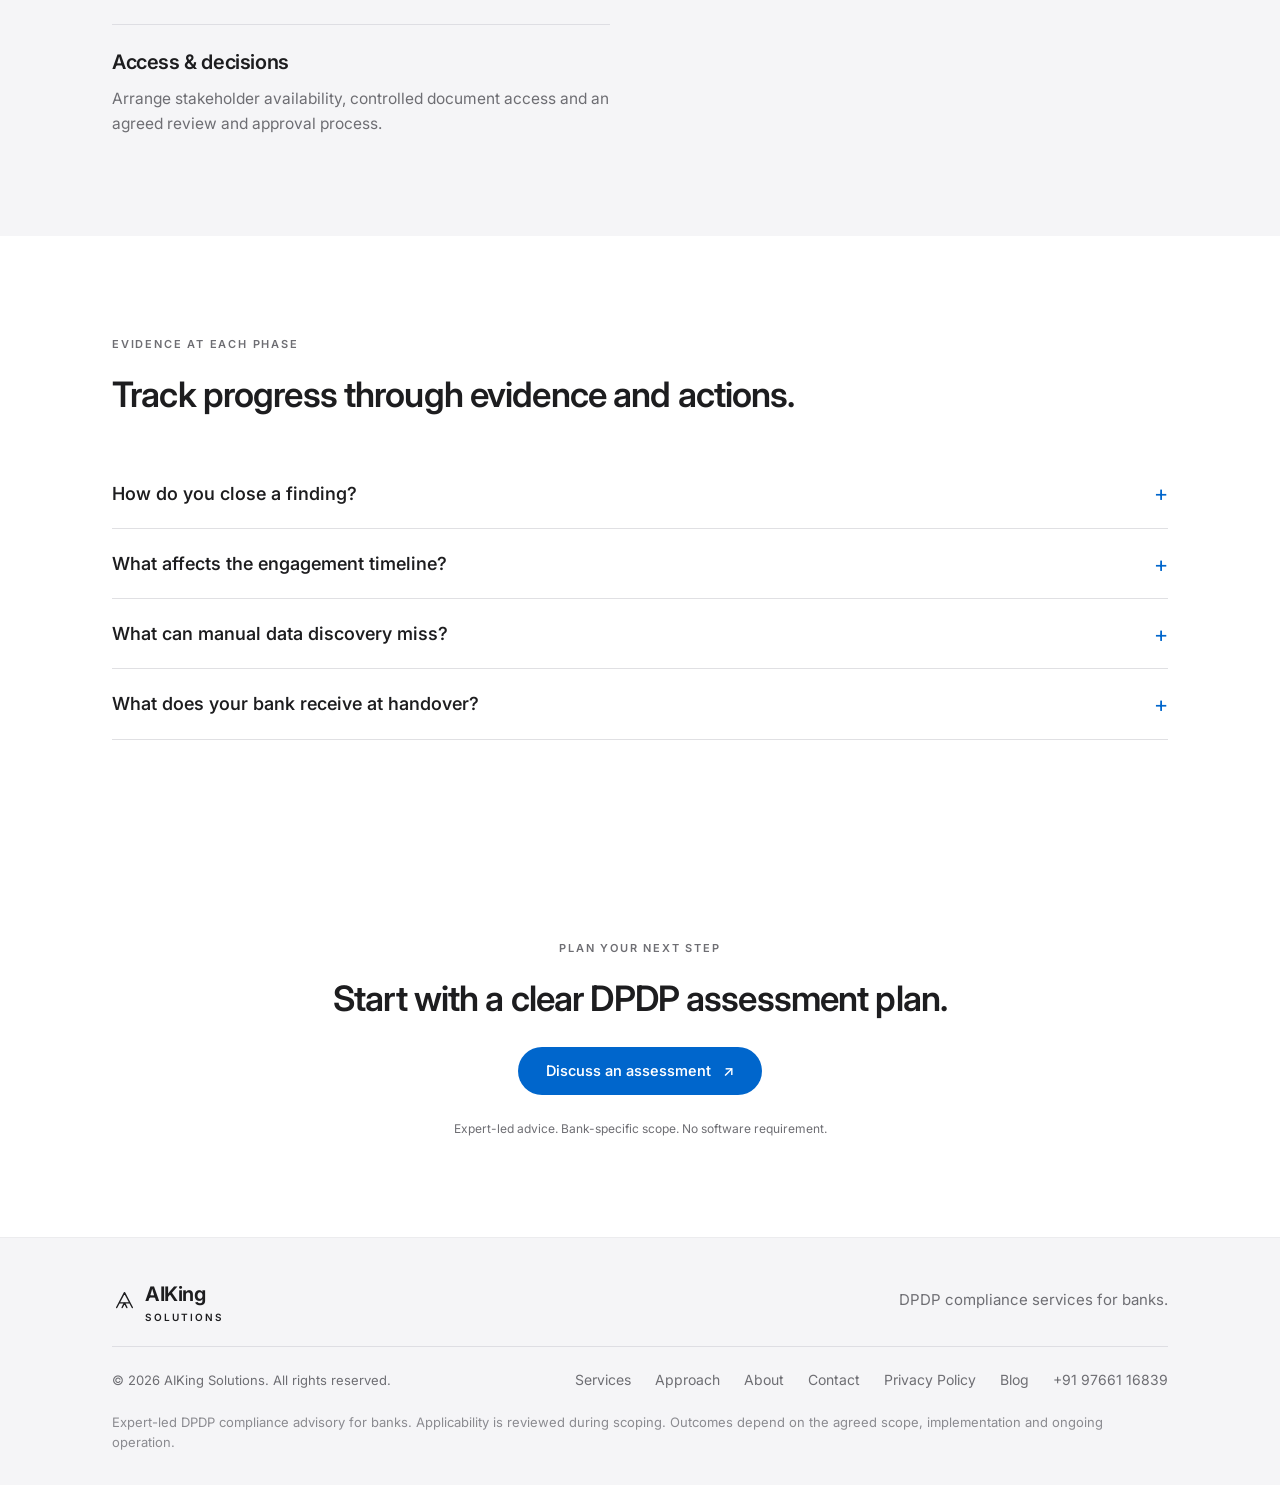
<file: approach.html>
<!doctype html>
<html lang="en">
  <head>
    <meta charset="UTF-8" />
    <meta name="viewport" content="width=device-width, initial-scale=1" />
    <title>DPDP implementation approach for banks | AIKing Solutions</title>
    <meta name="description" content="See our seven-phase DPDP implementation approach for banks, with clear responsibilities, practical documents, evidence reviews and team handover." />
    <link rel="canonical" href="https://dpdpbank.com/approach.html" />
    <meta property="og:type" content="website" />
    <meta property="og:title" content="DPDP implementation approach for banks | AIKing Solutions" />
    <meta property="og:description" content="See our seven-phase DPDP implementation approach for banks, with clear responsibilities, practical documents, evidence reviews and team handover." />
    <meta property="og:url" content="https://dpdpbank.com/approach.html" />
    <link rel="preconnect" href="https://fonts.googleapis.com" />
    <link rel="preconnect" href="https://fonts.gstatic.com" crossorigin />
    <link href="https://fonts.googleapis.com/css2?family=Inter:wght@400;500;600;700&display=swap" rel="stylesheet" />
    <link rel="stylesheet" href="styles.css?v=14" />
    <script defer src="script.js?v=13"></script>
  </head>
  <body>
    <header class="site-header">
      <nav class="wrap nav" aria-label="Main navigation">
        <div class="nav-left"><a href="index.html">Home</a><a href="services.html">Services</a><a href="approach.html" class="active" aria-current="page">Approach</a></div>
        <a href="index.html" class="brand" aria-label="AIKing Solutions home"
          ><svg viewBox="0 0 32 32" fill="none" aria-hidden="true"><path d="m6 25 10-19 10 19M10 19h12M13 25l3-6 3 6" stroke="currentColor" stroke-width="1.8" stroke-linecap="round" stroke-linejoin="round" /></svg><span>AIKing<small>SOLUTIONS</small></span></a
        >
        <div class="nav-right"><a href="about.html">About</a><a href="contact.html">Contact</a><a class="nav-cta" href="contact.html">Talk to us ↗</a></div>
        <button class="menu-toggle" aria-expanded="false" aria-label="Toggle navigation">Menu</button>
      </nav>
    </header>
    <main>
      <section class="page-intro wrap reveal">
        <p class="eyebrow">Your DPDP implementation roadmap</p>
        <h1 style="margin-bottom: 28px">A clear path to DPDP readiness.</h1>
        <p class="lead">Seven coordinated phases help your bank turn DPDP requirements into documented controls, trained teams and evidence of readiness.</p>
      </section>
      <section class="wrap timeline-section">
        <div class="timeline-heading">
          <p class="eyebrow">Indicative engagement timeline</p>
          <p><strong>12–20 weeks</strong><br /><small>Indicative total · phases may overlap</small></p>
        </div>
        <div class="timeline">
          <article class="phase reveal">
            <span class="phase-num">01</span>
            <div>
              <div class="phase-title">
                <h3>Readiness and applicability</h3>
                <span>2–3 weeks</span>
              </div>
              <p>Agree on your bank’s scope, stakeholders, personal data processing and applicability questions.</p>
              <small>Output: Readiness report</small>
            </div>
          </article>
          <article class="phase reveal">
            <span class="phase-num">02</span>
            <div>
              <div class="phase-title">
                <h3>Gap analysis and risk assessment</h3>
                <span>2–3 weeks</span>
              </div>
              <p>Identify gaps in current practices and prioritize the actions your bank needs to take.</p>
              <small>Output: Gap report & risk register</small>
            </div>
          </article>
          <article class="phase reveal">
            <span class="phase-num">03</span>
            <div>
              <div class="phase-title">
                <h3>Data inventory and flow mapping</h3>
                <span>3–4 weeks</span>
              </div>
              <p>Map how personal data moves across departments, systems and third parties.</p>
              <small>Output: Inventory & RoPA</small>
            </div>
          </article>
          <article class="phase reveal">
            <span class="phase-num">04</span>
            <div>
              <div class="phase-title">
                <h3>Policies, notices and procedures</h3>
                <span>3–4 weeks</span>
              </div>
              <p>Create bank-specific policies, notices and procedures from the assessment findings.</p>
              <small>Output: Policy & procedure set</small>
            </div>
          </article>
          <article class="phase reveal">
            <span class="phase-num">05</span>
            <div>
              <div class="phase-title">
                <h3>Safeguards, vendors and breach readiness</h3>
                <span>3–5 weeks</span>
              </div>
              <p>Review safeguards and vendors, then rehearse your bank’s breach response.</p>
              <small>Output: Review report & vendor register</small>
            </div>
          </article>
          <article class="phase reveal">
            <span class="phase-num">06</span>
            <div>
              <div class="phase-title">
                <h3>Training and awareness</h3>
                <span>1–2 weeks</span>
              </div>
              <p>Help leadership and operational teams understand their data protection responsibilities.</p>
              <small>Output: Training materials & records</small>
            </div>
          </article>
          <article class="phase reveal">
            <span class="phase-num">07</span>
            <div>
              <div class="phase-title">
                <h3>Validation and handover</h3>
                <span>2 weeks</span>
              </div>
              <p>Review sampled evidence, record open actions and present readiness to leadership.</p>
              <small>Output: Readiness report & evidence pack</small>
            </div>
          </article>
        </div>
      </section>
      <section class="soft section">
        <div class="wrap split reveal">
          <div>
            <p class="eyebrow">Working together</p>
            <h2>Clear roles keep your programme moving.</h2>
          </div>
          <div>
            <h3>One point of contact</h3>
            <p style="margin-bottom: 28px">Your nodal officer coordinates bank inputs and approvals. Our engagement lead oversees delivery and escalations.</p>
            <h3>Regular reviews and clear decisions</h3>
            <p style="margin-bottom: 28px">Fortnightly updates and steering committee reviews at each phase gate keep progress, risks and decisions visible.</p>
            <h3>Ownership stays with your teams</h3>
            <p>Department champions maintain registers, gather evidence and keep practices running after handover.</p>
          </div>
        </div>
      </section>
      <section class="section">
        <div class="wrap">
          <p class="eyebrow">Governance and accountability</p>
          <h2>Know who is responsible for what.</h2>
          <div class="table-scroll">
            <table class="compare">
              <caption>
                Engagement roles and responsibilities
              </caption>
              <thead>
                <tr>
                  <th scope="col">Role</th>
                  <th scope="col">Responsibility</th>
                </tr>
              </thead>
              <tbody>
                <tr>
                  <th scope="row">Steering committee</th>
                  <td>Bank leadership and AIKing review progress, risks and decisions at phase gates.</td>
                </tr>
                <tr>
                  <th scope="row">AIKing engagement lead</th>
                  <td>Delivery quality, escalation and stakeholder alignment.</td>
                </tr>
                <tr>
                  <th scope="row">Privacy & compliance consultants</th>
                  <td>Assessments, workshops, documentation and validation.</td>
                </tr>
                <tr>
                  <th scope="row">Security consultant</th>
                  <td>Safeguards review, breach readiness and technical guidance.</td>
                </tr>
                <tr>
                  <th scope="row">Bank nodal officer</th>
                  <td>Access, scheduling, inputs and approval coordination.</td>
                </tr>
                <tr>
                  <th scope="row">Department champions</th>
                  <td>Operate registers, implement procedures and gather evidence.</td>
                </tr>
              </tbody>
            </table>
          </div>
        </div>
      </section>
      <section class="soft section">
        <div class="wrap">
          <p class="eyebrow">Before we start</p>
          <h2>Prepare for a focused kick-off.</h2>
          <div class="detail-grid">
            <article class="reveal">
              <h3>People</h3>
              <p>Nominate an executive sponsor, nodal officer and representatives from IT, compliance, operations, HR and customer service.</p>
            </article>
            <article class="reveal">
              <h3>Information</h3>
              <p>Bring existing policies, onboarding forms, notices, vendor lists, system inventories and incident procedures.</p>
            </article>
            <article class="reveal">
              <h3>Access & decisions</h3>
              <p>Arrange stakeholder availability, controlled document access and an agreed review and approval process.</p>
            </article>
          </div>
        </div>
      </section>
      <section class="section">
        <div class="wrap">
          <p class="eyebrow">Evidence at each phase</p>
          <h2>Track progress through evidence and actions.</h2>
          <div class="faq">
            <details>
              <summary>How do you close a finding?<span>+</span></summary>
              <p>Each finding has an owner, action and target date. We review the supporting evidence before closure. Unresolved findings remain visible in the readiness report.</p>
            </details>
            <details>
              <summary>What affects the engagement timeline?<span>+</span></summary>
              <p>The 12–20 week estimate depends on your bank’s size, branch coverage, stakeholder availability and approval turnaround. Phases may overlap. We confirm the project plan during scoping.</p>
            </details>
            <details>
              <summary>What can manual data discovery miss?<span>+</span></summary>
              <p>Workshops, questionnaires and sampling do not provide an exhaustive automated scan. Undisclosed systems or data stores may remain outside discovery. We document the coverage and assumptions.</p>
            </details>
            <details>
              <summary>What does your bank receive at handover?<span>+</span></summary>
              <p>Your bank receives editable registers, approved procedures, training records, open actions and an agreed review schedule. Your teams remain responsible for ongoing operation.</p>
            </details>
          </div>
        </div>
      </section>
      <section class="endcap reveal">
        <p class="eyebrow">Plan your next step</p>
        <h2 style="margin-bottom: 28px">Start with a clear DPDP assessment plan.</h2>
        <a class="button" href="contact.html">Discuss an assessment <span aria-hidden="true">↗</span></a>
        <p class="fine">Expert-led advice. Bank-specific scope. No software requirement.</p>
      </section>
    </main>
    <footer>
      <div class="wrap">
        <div class="footer-top">
          <a href="index.html" class="brand" aria-label="AIKing Solutions home"
            ><svg viewBox="0 0 32 32" fill="none" aria-hidden="true"><path d="m6 25 10-19 10 19M10 19h12M13 25l3-6 3 6" stroke="currentColor" stroke-width="1.8" stroke-linecap="round" stroke-linejoin="round" /></svg><span>AIKing<small>SOLUTIONS</small></span></a
          >
          <p>DPDP compliance services for banks.</p>
        </div>
        <div class="footer-bottom">
          <small>© 2026 AIKing Solutions. All rights reserved.</small>
          <div class="footer-links"><a href="services.html">Services</a><a href="approach.html" class="active" aria-current="page">Approach</a><a href="about.html">About</a><a href="contact.html">Contact</a><a href="privacy.html">Privacy Policy</a><a href="blog.html">Blog</a><a href="tel:+919766116839">+91 97661 16839</a></div>
        </div>
        <p class="fine">Expert-led DPDP compliance advisory for banks. Applicability is reviewed during scoping. Outcomes depend on the agreed scope, implementation and ongoing operation.</p>
      </div>
    </footer>
  </body>
</html>
</file>
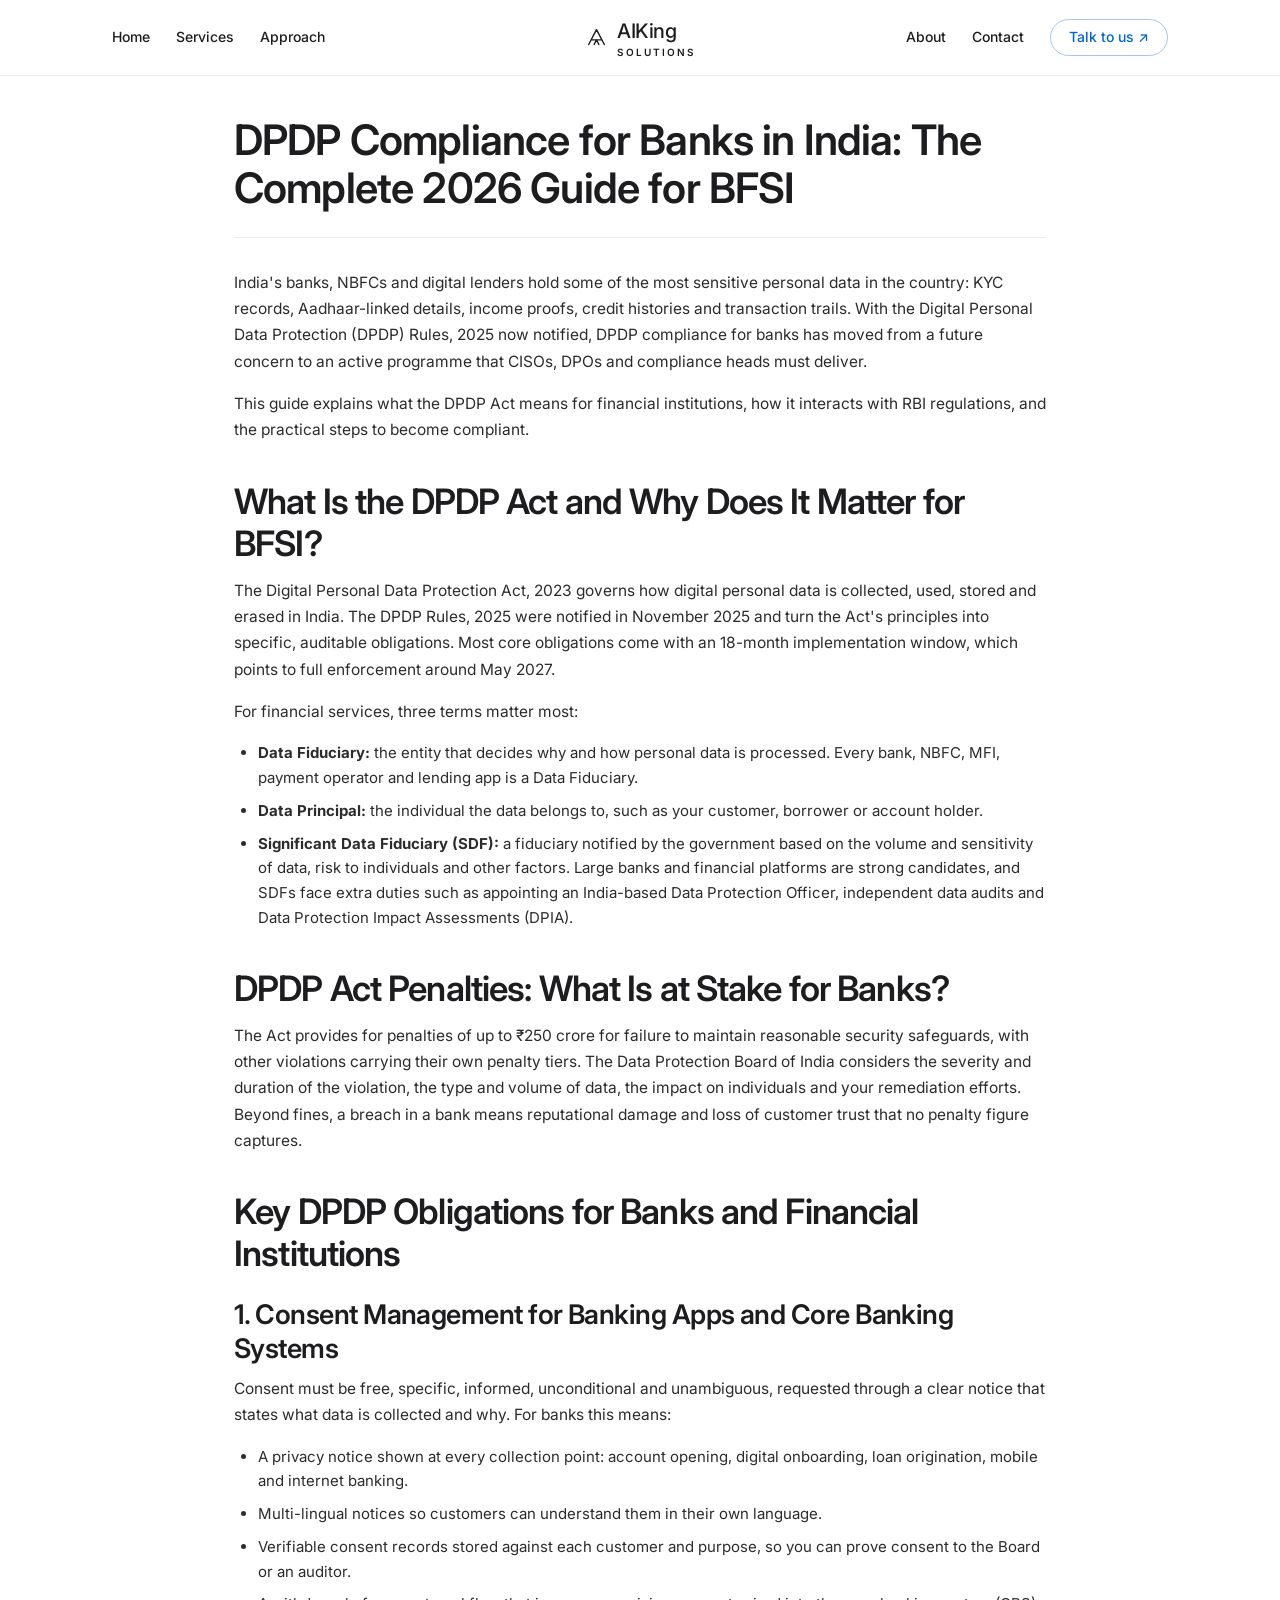
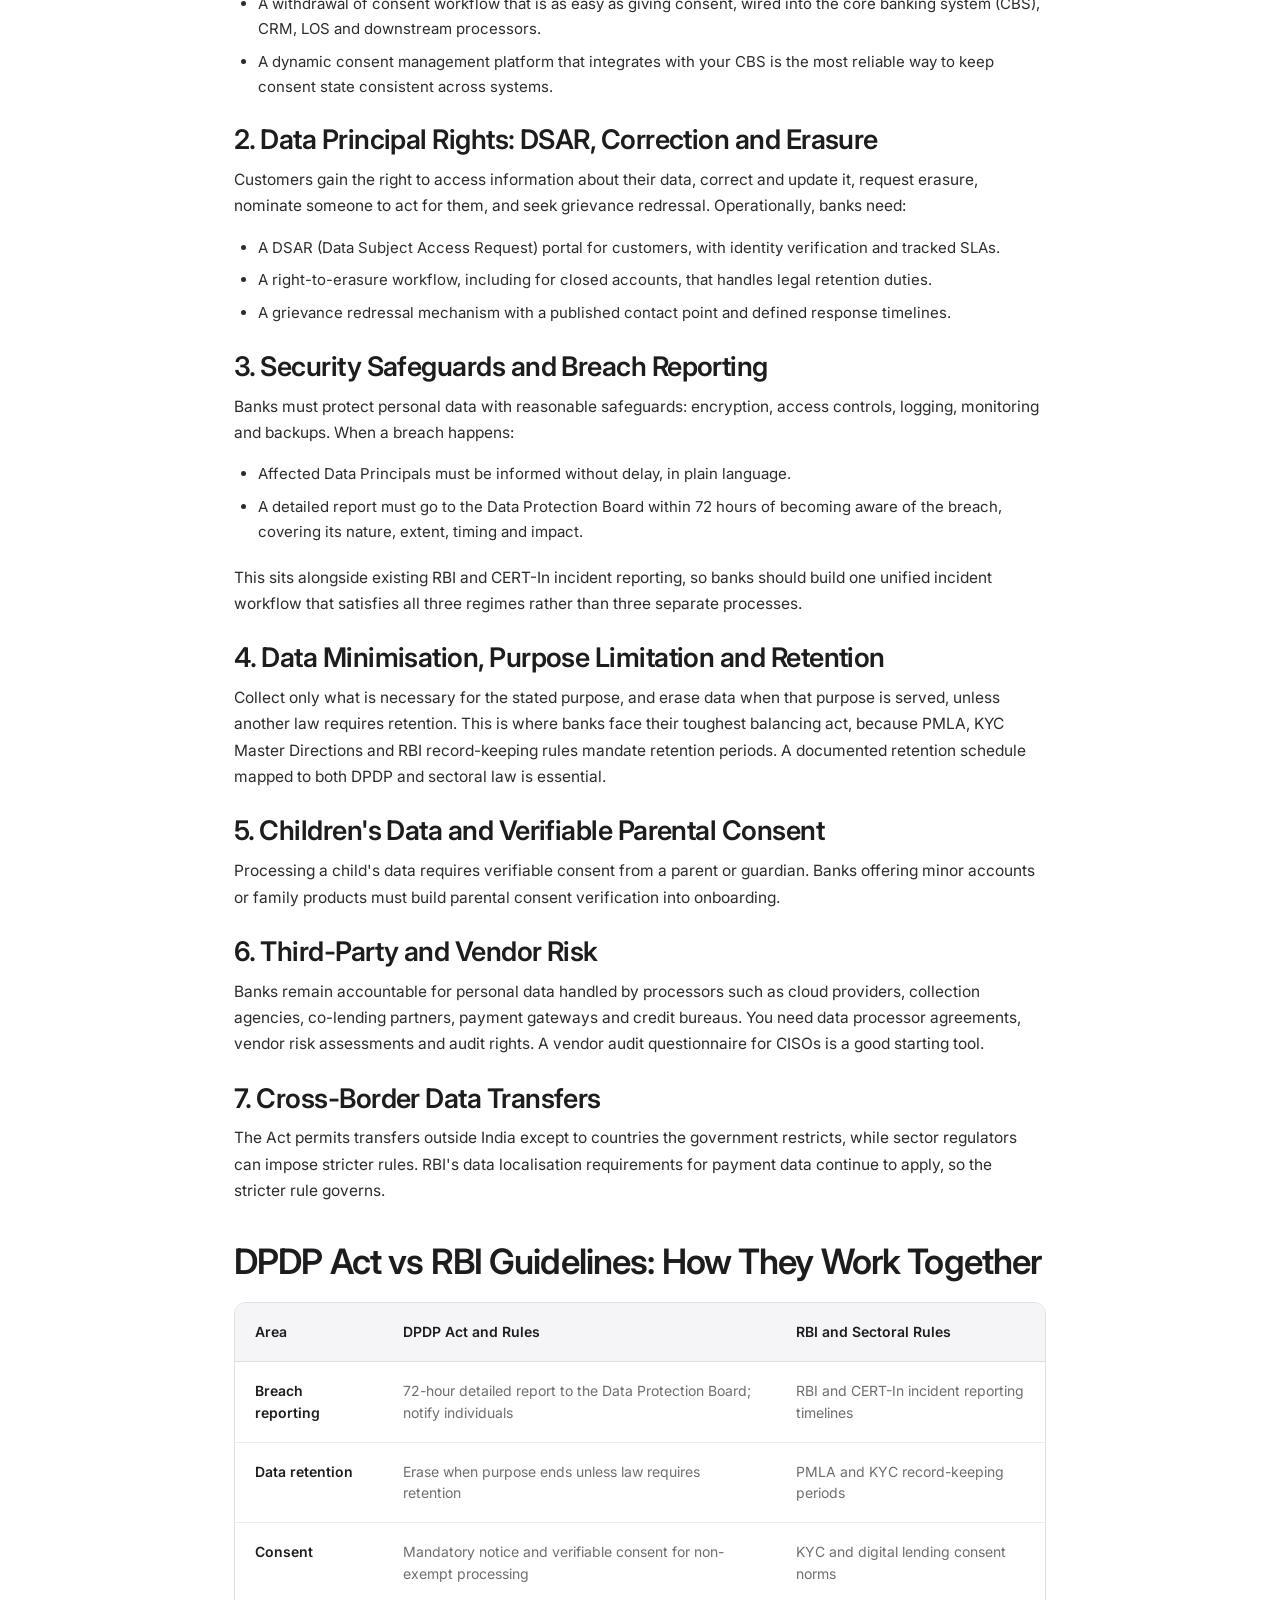
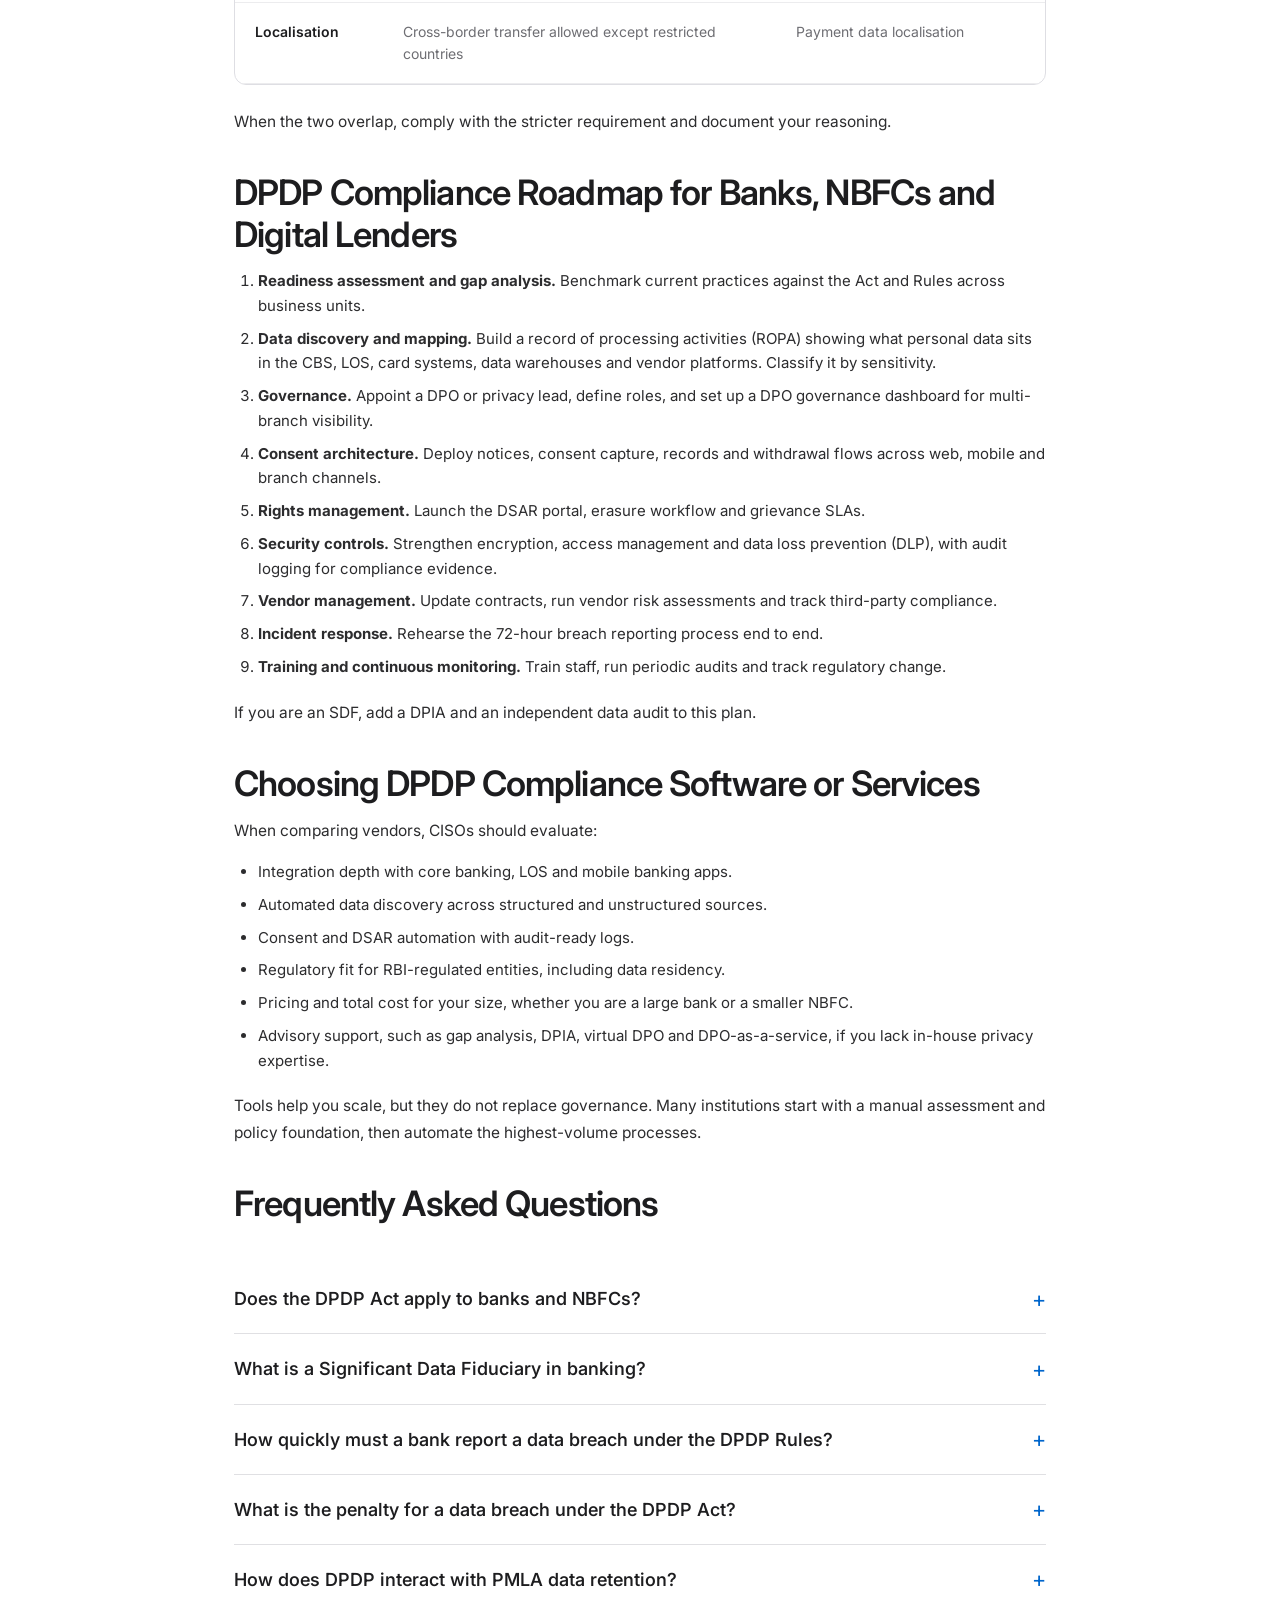
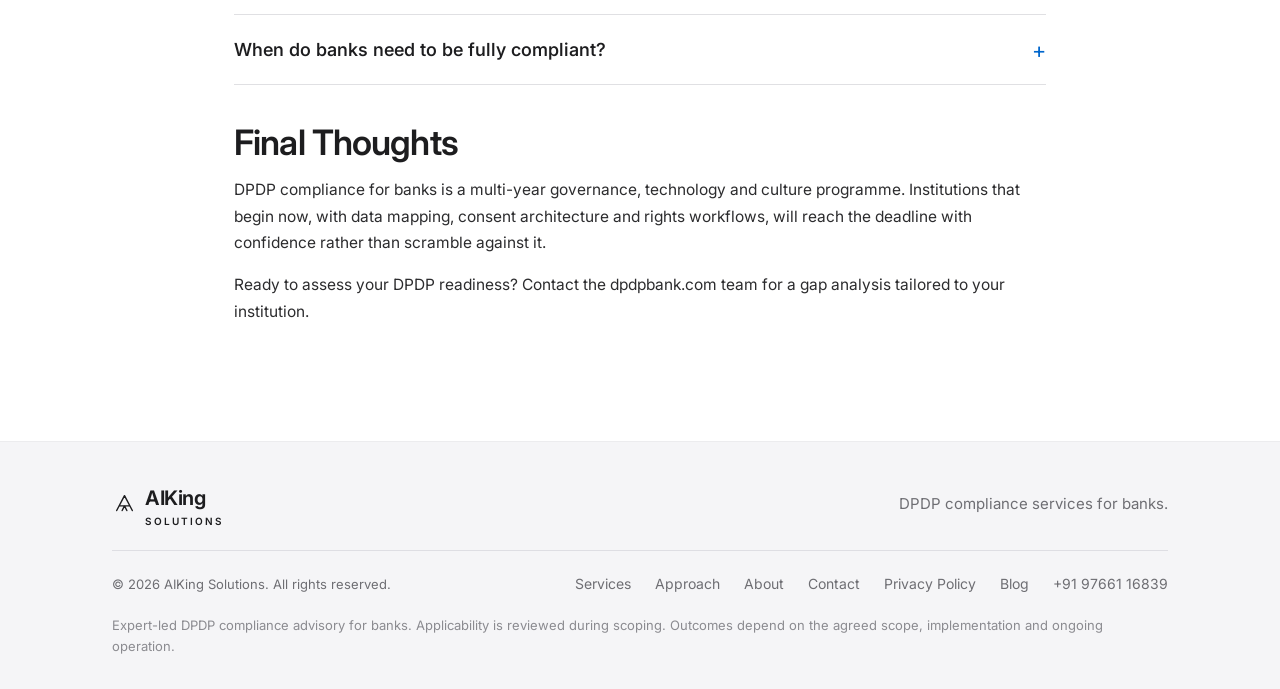
<file: blog.html>
<!doctype html>
<html lang="en">
  <head>
    <meta charset="UTF-8" />
    <meta name="viewport" content="width=device-width, initial-scale=1" />
    <title>DPDP Compliance for Banks in India: Complete Guide for BFSI (2026)</title>
    <meta name="description" content="Understand DPDP Act obligations for banks, NBFCs and digital lenders: consent management, DSAR, breach reporting, penalties up to ₹250 crore, and a practical roadmap before May 2027." />
    <meta name="keywords" content="DPDP compliance for banks" />
    <link rel="canonical" href="https://dpdpbank.com/blog.html" />
    <meta property="og:type" content="article" />
    <meta property="og:title" content="DPDP Compliance for Banks in India: Complete Guide for BFSI (2026)" />
    <meta property="og:description" content="Understand DPDP Act obligations for banks, NBFCs and digital lenders: consent management, DSAR, breach reporting, penalties up to ₹250 crore, and a practical roadmap before May 2027." />
    <meta property="og:url" content="https://dpdpbank.com/blog.html" />
    <link rel="preconnect" href="https://fonts.googleapis.com" />
    <link rel="preconnect" href="https://fonts.gstatic.com" crossorigin />
    <link href="https://fonts.googleapis.com/css2?family=Inter:wght@400;500;600;700&display=swap" rel="stylesheet" />
    <link rel="stylesheet" href="styles.css?v=14" />
    <script defer src="script.js?v=13"></script>
  </head>
  <body>
    <header class="site-header">
      <nav class="wrap nav" aria-label="Main navigation">
        <div class="nav-left"><a href="index.html">Home</a><a href="services.html">Services</a><a href="approach.html">Approach</a></div>
        <a href="index.html" class="brand" aria-label="AIKing Solutions home"
          ><svg viewBox="0 0 32 32" fill="none" aria-hidden="true"><path d="m6 25 10-19 10 19M10 19h12M13 25l3-6 3 6" stroke="currentColor" stroke-width="1.8" stroke-linecap="round" stroke-linejoin="round" /></svg><span>AIKing<small>SOLUTIONS</small></span></a
        >
        <div class="nav-right"><a href="about.html">About</a><a href="contact.html">Contact</a><a class="nav-cta" href="contact.html">Talk to us ↗</a></div>
        <button class="menu-toggle" aria-expanded="false" aria-label="Toggle navigation">Menu</button>
      </nav>
    </header>
    <main>
      <article class="blog-wrap reveal">
        <header class="article-header">
          <h1>DPDP Compliance for Banks in India: The Complete 2026 Guide for BFSI</h1>
        </header>

        <div class="article-body">
          <p>India's banks, NBFCs and digital lenders hold some of the most sensitive personal data in the country: KYC records, Aadhaar-linked details, income proofs, credit histories and transaction trails. With the Digital Personal Data Protection (DPDP) Rules, 2025 now notified, DPDP compliance for banks has moved from a future concern to an active programme that CISOs, DPOs and compliance heads must deliver.</p>
          <p>This guide explains what the DPDP Act means for financial institutions, how it interacts with RBI regulations, and the practical steps to become compliant.</p>

          <h2>What Is the DPDP Act and Why Does It Matter for BFSI?</h2>
          <p>The Digital Personal Data Protection Act, 2023 governs how digital personal data is collected, used, stored and erased in India. The DPDP Rules, 2025 were notified in November 2025 and turn the Act's principles into specific, auditable obligations. Most core obligations come with an 18-month implementation window, which points to full enforcement around May 2027.</p>
          <p>For financial services, three terms matter most:</p>
          <ul>
            <li><strong>Data Fiduciary:</strong> the entity that decides why and how personal data is processed. Every bank, NBFC, MFI, payment operator and lending app is a Data Fiduciary.</li>
            <li><strong>Data Principal:</strong> the individual the data belongs to, such as your customer, borrower or account holder.</li>
            <li><strong>Significant Data Fiduciary (SDF):</strong> a fiduciary notified by the government based on the volume and sensitivity of data, risk to individuals and other factors. Large banks and financial platforms are strong candidates, and SDFs face extra duties such as appointing an India-based Data Protection Officer, independent data audits and Data Protection Impact Assessments (DPIA).</li>
          </ul>

          <h2>DPDP Act Penalties: What Is at Stake for Banks?</h2>
          <p>The Act provides for penalties of up to ₹250 crore for failure to maintain reasonable security safeguards, with other violations carrying their own penalty tiers. The Data Protection Board of India considers the severity and duration of the violation, the type and volume of data, the impact on individuals and your remediation efforts. Beyond fines, a breach in a bank means reputational damage and loss of customer trust that no penalty figure captures.</p>

          <h2>Key DPDP Obligations for Banks and Financial Institutions</h2>

          <h3>1. Consent Management for Banking Apps and Core Banking Systems</h3>
          <p>Consent must be free, specific, informed, unconditional and unambiguous, requested through a clear notice that states what data is collected and why. For banks this means:</p>
          <ul>
            <li>A privacy notice shown at every collection point: account opening, digital onboarding, loan origination, mobile and internet banking.</li>
            <li>Multi-lingual notices so customers can understand them in their own language.</li>
            <li>Verifiable consent records stored against each customer and purpose, so you can prove consent to the Board or an auditor.</li>
            <li>A withdrawal of consent workflow that is as easy as giving consent, wired into the core banking system (CBS), CRM, LOS and downstream processors.</li>
            <li>A dynamic consent management platform that integrates with your CBS is the most reliable way to keep consent state consistent across systems.</li>
          </ul>

          <h3>2. Data Principal Rights: DSAR, Correction and Erasure</h3>
          <p>Customers gain the right to access information about their data, correct and update it, request erasure, nominate someone to act for them, and seek grievance redressal. Operationally, banks need:</p>
          <ul>
            <li>A DSAR (Data Subject Access Request) portal for customers, with identity verification and tracked SLAs.</li>
            <li>A right-to-erasure workflow, including for closed accounts, that handles legal retention duties.</li>
            <li>A grievance redressal mechanism with a published contact point and defined response timelines.</li>
          </ul>

          <h3>3. Security Safeguards and Breach Reporting</h3>
          <p>Banks must protect personal data with reasonable safeguards: encryption, access controls, logging, monitoring and backups. When a breach happens:</p>
          <ul>
            <li>Affected Data Principals must be informed without delay, in plain language.</li>
            <li>A detailed report must go to the Data Protection Board within 72 hours of becoming aware of the breach, covering its nature, extent, timing and impact.</li>
          </ul>
          <p>This sits alongside existing RBI and CERT-In incident reporting, so banks should build one unified incident workflow that satisfies all three regimes rather than three separate processes.</p>

          <h3>4. Data Minimisation, Purpose Limitation and Retention</h3>
          <p>Collect only what is necessary for the stated purpose, and erase data when that purpose is served, unless another law requires retention. This is where banks face their toughest balancing act, because PMLA, KYC Master Directions and RBI record-keeping rules mandate retention periods. A documented retention schedule mapped to both DPDP and sectoral law is essential.</p>

          <h3>5. Children's Data and Verifiable Parental Consent</h3>
          <p>Processing a child's data requires verifiable consent from a parent or guardian. Banks offering minor accounts or family products must build parental consent verification into onboarding.</p>

          <h3>6. Third-Party and Vendor Risk</h3>
          <p>Banks remain accountable for personal data handled by processors such as cloud providers, collection agencies, co-lending partners, payment gateways and credit bureaus. You need data processor agreements, vendor risk assessments and audit rights. A vendor audit questionnaire for CISOs is a good starting tool.</p>

          <h3>7. Cross-Border Data Transfers</h3>
          <p>The Act permits transfers outside India except to countries the government restricts, while sector regulators can impose stricter rules. RBI's data localisation requirements for payment data continue to apply, so the stricter rule governs.</p>

          <h2>DPDP Act vs RBI Guidelines: How They Work Together</h2>
          <div class="table-scroll" style="margin: 20px 0 24px">
            <table class="compare">
              <thead>
                <tr>
                  <th scope="col">Area</th>
                  <th scope="col">DPDP Act and Rules</th>
                  <th scope="col">RBI and Sectoral Rules</th>
                </tr>
              </thead>
              <tbody>
                <tr>
                  <th scope="row">Breach reporting</th>
                  <td>72-hour detailed report to the Data Protection Board; notify individuals</td>
                  <td>RBI and CERT-In incident reporting timelines</td>
                </tr>
                <tr>
                  <th scope="row">Data retention</th>
                  <td>Erase when purpose ends unless law requires retention</td>
                  <td>PMLA and KYC record-keeping periods</td>
                </tr>
                <tr>
                  <th scope="row">Consent</th>
                  <td>Mandatory notice and verifiable consent for non-exempt processing</td>
                  <td>KYC and digital lending consent norms</td>
                </tr>
                <tr>
                  <th scope="row">Localisation</th>
                  <td>Cross-border transfer allowed except restricted countries</td>
                  <td>Payment data localisation</td>
                </tr>
              </tbody>
            </table>
          </div>
          <p>When the two overlap, comply with the stricter requirement and document your reasoning.</p>

          <h2>DPDP Compliance Roadmap for Banks, NBFCs and Digital Lenders</h2>
          <ol>
            <li><strong>Readiness assessment and gap analysis.</strong> Benchmark current practices against the Act and Rules across business units.</li>
            <li><strong>Data discovery and mapping.</strong> Build a record of processing activities (ROPA) showing what personal data sits in the CBS, LOS, card systems, data warehouses and vendor platforms. Classify it by sensitivity.</li>
            <li><strong>Governance.</strong> Appoint a DPO or privacy lead, define roles, and set up a DPO governance dashboard for multi-branch visibility.</li>
            <li><strong>Consent architecture.</strong> Deploy notices, consent capture, records and withdrawal flows across web, mobile and branch channels.</li>
            <li><strong>Rights management.</strong> Launch the DSAR portal, erasure workflow and grievance SLAs.</li>
            <li><strong>Security controls.</strong> Strengthen encryption, access management and data loss prevention (DLP), with audit logging for compliance evidence.</li>
            <li><strong>Vendor management.</strong> Update contracts, run vendor risk assessments and track third-party compliance.</li>
            <li><strong>Incident response.</strong> Rehearse the 72-hour breach reporting process end to end.</li>
            <li><strong>Training and continuous monitoring.</strong> Train staff, run periodic audits and track regulatory change.</li>
          </ol>
          <p>If you are an SDF, add a DPIA and an independent data audit to this plan.</p>

          <h2>Choosing DPDP Compliance Software or Services</h2>
          <p>When comparing vendors, CISOs should evaluate:</p>
          <ul>
            <li>Integration depth with core banking, LOS and mobile banking apps.</li>
            <li>Automated data discovery across structured and unstructured sources.</li>
            <li>Consent and DSAR automation with audit-ready logs.</li>
            <li>Regulatory fit for RBI-regulated entities, including data residency.</li>
            <li>Pricing and total cost for your size, whether you are a large bank or a smaller NBFC.</li>
            <li>Advisory support, such as gap analysis, DPIA, virtual DPO and DPO-as-a-service, if you lack in-house privacy expertise.</li>
          </ul>
          <p>Tools help you scale, but they do not replace governance. Many institutions start with a manual assessment and policy foundation, then automate the highest-volume processes.</p>

          <h2>Frequently Asked Questions</h2>
          <div class="faq" style="margin-top: 20px">
            <details>
              <summary>Does the DPDP Act apply to banks and NBFCs?<span>+</span></summary>
              <p>Yes. Any entity processing digital personal data of individuals in India is a Data Fiduciary, including banks, NBFCs, MFIs, payment operators and fintechs.</p>
            </details>
            <details>
              <summary>What is a Significant Data Fiduciary in banking?<span>+</span></summary>
              <p>An SDF is a Data Fiduciary notified by the Central Government based on data volume and sensitivity, risk to individuals and other factors. SDFs must appoint a DPO based in India, conduct DPIAs and commission independent audits.</p>
            </details>
            <details>
              <summary>How quickly must a bank report a data breach under the DPDP Rules?<span>+</span></summary>
              <p>Affected individuals must be informed without delay, and a detailed report must reach the Data Protection Board within 72 hours of becoming aware of the breach.</p>
            </details>
            <details>
              <summary>What is the penalty for a data breach under the DPDP Act?<span>+</span></summary>
              <p>Failure to maintain reasonable security safeguards can attract penalties of up to ₹250 crore.</p>
            </details>
            <details>
              <summary>How does DPDP interact with PMLA data retention?<span>+</span></summary>
              <p>Where another law requires you to retain data, retention is permitted for that period. Document the legal basis and erase data once the obligation ends.</p>
            </details>
            <details>
              <summary>When do banks need to be fully compliant?<span>+</span></summary>
              <p>Most core obligations take effect after the 18-month window from November 2025, so plan for full readiness by May 2027, and treat the intervening months as your build phase.</p>
            </details>
          </div>

          <h2>Final Thoughts</h2>
          <p>DPDP compliance for banks is a multi-year governance, technology and culture programme. Institutions that begin now, with data mapping, consent architecture and rights workflows, will reach the deadline with confidence rather than scramble against it.</p>
          <p>Ready to assess your DPDP readiness? Contact the dpdpbank.com team for a gap analysis tailored to your institution.</p>
        </div>
      </article>
    </main>
    <footer>
      <div class="wrap">
        <div class="footer-top">
          <a href="index.html" class="brand" aria-label="AIKing Solutions home"
            ><svg viewBox="0 0 32 32" fill="none" aria-hidden="true"><path d="m6 25 10-19 10 19M10 19h12M13 25l3-6 3 6" stroke="currentColor" stroke-width="1.8" stroke-linecap="round" stroke-linejoin="round" /></svg><span>AIKing<small>SOLUTIONS</small></span></a
          >
          <p>DPDP compliance services for banks.</p>
        </div>
        <div class="footer-bottom">
          <small>© 2026 AIKing Solutions. All rights reserved.</small>
          <div class="footer-links"><a href="services.html">Services</a><a href="approach.html">Approach</a><a href="about.html">About</a><a href="contact.html">Contact</a><a href="privacy.html">Privacy Policy</a><a href="blog.html" class="active" aria-current="page">Blog</a><a href="tel:+919766116839">+91 97661 16839</a></div>
        </div>
        <p class="fine">Expert-led DPDP compliance advisory for banks. Applicability is reviewed during scoping. Outcomes depend on the agreed scope, implementation and ongoing operation.</p>
      </div>
    </footer>
  </body>
</html>
</file>
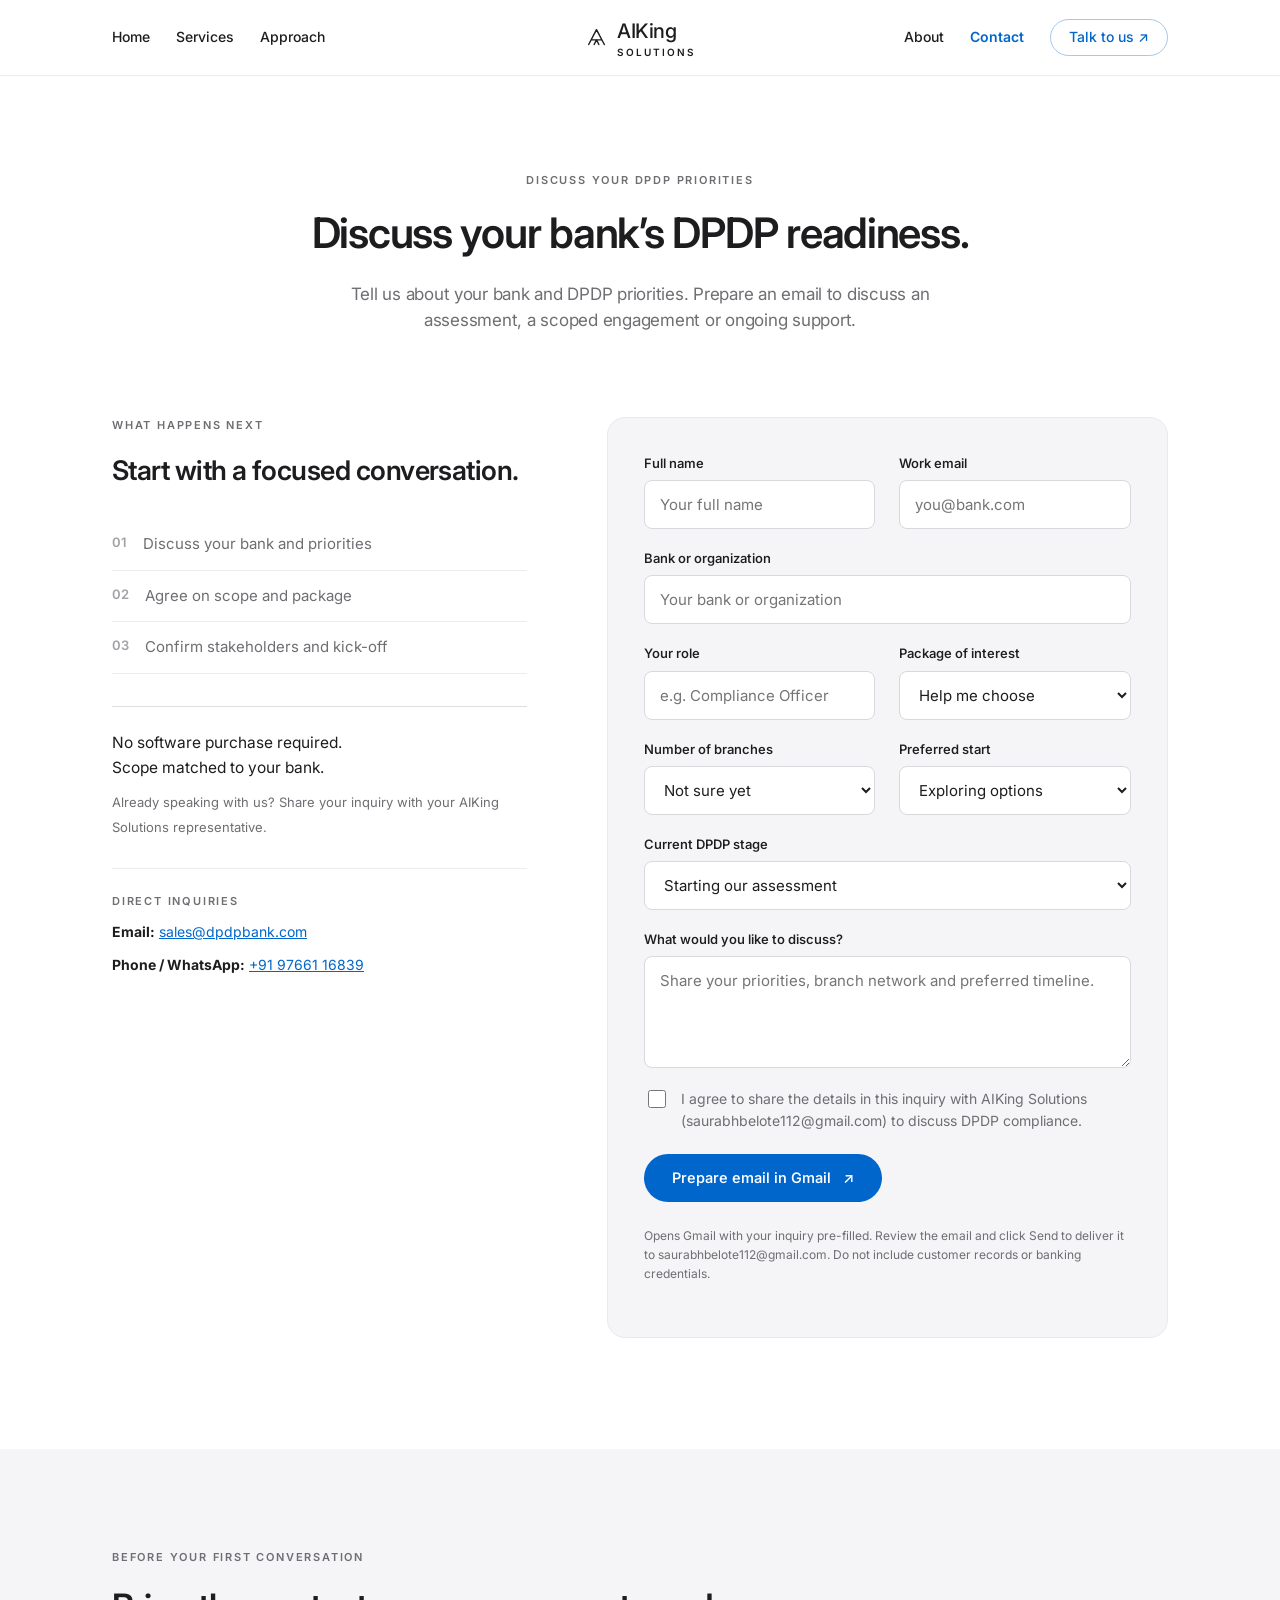
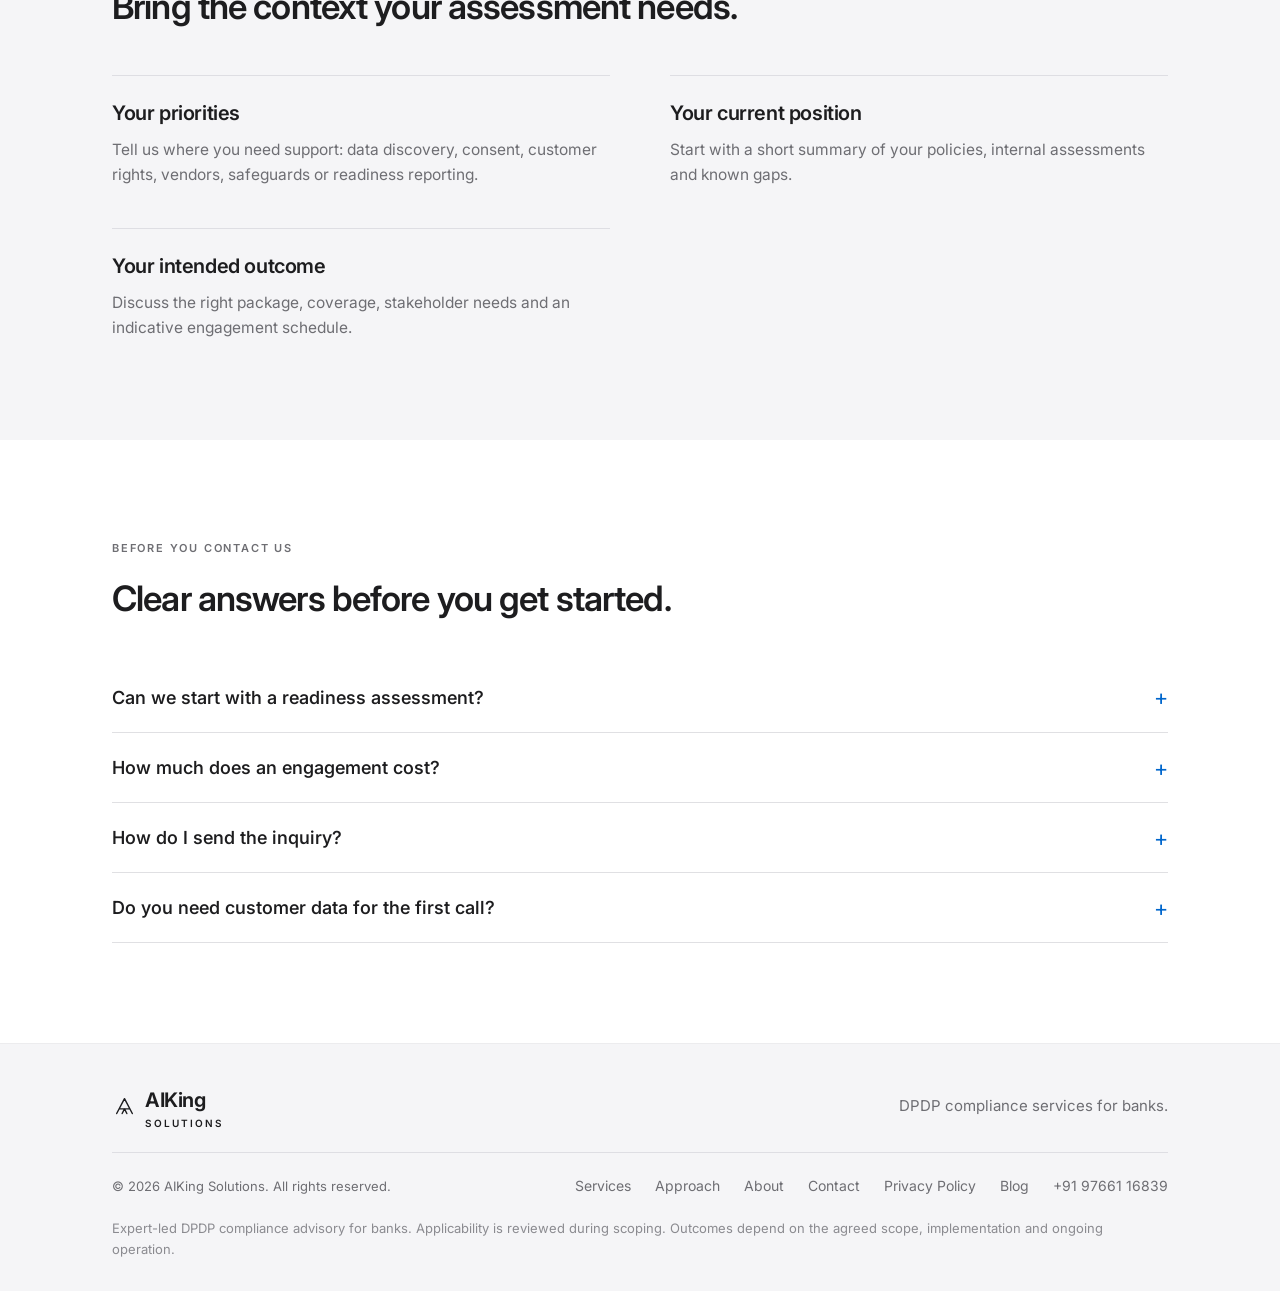
<file: contact.html>
<!doctype html>
<html lang="en">
  <head>
    <meta charset="UTF-8" />
    <meta name="viewport" content="width=device-width, initial-scale=1" />
    <title>Discuss bank DPDP compliance | AIKing Solutions</title>
    <meta name="description" content="Discuss DPDP compliance for your bank. Share your scope and priorities, explore engagement packages and prepare an inquiry to send to AIKing Solutions." />
    <link rel="canonical" href="https://dpdpbank.com/contact.html" />
    <meta property="og:type" content="website" />
    <meta property="og:title" content="Discuss bank DPDP compliance | AIKing Solutions" />
    <meta property="og:description" content="Discuss DPDP compliance for your bank. Share your scope and priorities, explore engagement packages and prepare an inquiry to send to AIKing Solutions." />
    <meta property="og:url" content="https://dpdpbank.com/contact.html" />
    <link rel="preconnect" href="https://fonts.googleapis.com" />
    <link rel="preconnect" href="https://fonts.gstatic.com" crossorigin />
    <link href="https://fonts.googleapis.com/css2?family=Inter:wght@400;500;600;700&display=swap" rel="stylesheet" />
    <link rel="stylesheet" href="styles.css?v=14" />
    <script defer src="script.js?v=13"></script>
  </head>
  <body>
    <header class="site-header">
      <nav class="wrap nav" aria-label="Main navigation">
        <div class="nav-left"><a href="index.html">Home</a><a href="services.html">Services</a><a href="approach.html">Approach</a></div>
        <a href="index.html" class="brand" aria-label="AIKing Solutions home"
          ><svg viewBox="0 0 32 32" fill="none" aria-hidden="true"><path d="m6 25 10-19 10 19M10 19h12M13 25l3-6 3 6" stroke="currentColor" stroke-width="1.8" stroke-linecap="round" stroke-linejoin="round" /></svg><span>AIKing<small>SOLUTIONS</small></span></a
        >
        <div class="nav-right"><a href="about.html">About</a><a href="contact.html" class="active" aria-current="page">Contact</a><a class="nav-cta" href="contact.html">Talk to us ↗</a></div>
        <button class="menu-toggle" aria-expanded="false" aria-label="Toggle navigation">Menu</button>
      </nav>
    </header>
    <main>
      <section class="page-intro wrap reveal">
        <p class="eyebrow">Discuss your DPDP priorities</p>
        <h1 style="margin-bottom: 28px">Discuss your bank’s DPDP readiness.</h1>
        <p class="lead">Tell us about your bank and DPDP priorities. Prepare an email to discuss an assessment, a scoped engagement or ongoing support.</p>
      </section>
      <section class="wrap contact-layout">
        <div class="contact-aside reveal">
          <p class="eyebrow">What happens next</p>
          <h3>Start with a focused conversation.</h3>
          <ol>
            <li><span>01</span> Discuss your bank and priorities</li>
            <li><span>02</span> Agree on scope and package</li>
            <li><span>03</span> Confirm stakeholders and kick-off</li>
          </ol>
          <div class="contact-note">
            <p>No software purchase required.<br />Scope matched to your bank.</p>
            <small>Already speaking with us? Share your inquiry with your AIKing Solutions representative.</small>
          </div>
          <div class="contact-direct" style="margin-top: 28px; padding-top: 24px; border-top: 1px solid var(--border)">
            <p class="eyebrow" style="margin-bottom: 12px">DIRECT INQUIRIES</p>
            <p style="margin: 0 0 10px; font-size: 14px; color: var(--ink)">
              <strong>Email:</strong> <a href="mailto:sales@dpdpbank.com" style="color: var(--blue); text-decoration: underline">sales@dpdpbank.com</a>
            </p>
            <p style="margin: 0; font-size: 14px; color: var(--ink)">
              <strong>Phone / WhatsApp:</strong> <a href="tel:+919766116839" style="color: var(--blue); text-decoration: underline">+91 97661 16839</a>
            </p>
          </div>
        </div>
        <form id="inquiry" class="inquiry reveal">
          <div class="grid md:grid-cols-2 gap-6">
            <label>Full name<input name="name" autocomplete="name" placeholder="Your full name" required /></label><label>Work email<input type="email" name="email" autocomplete="email" placeholder="you@bank.com" required /></label>
          </div>
          <label>Bank or organization<input name="bank" autocomplete="organization" placeholder="Your bank or organization" required /></label>
          <div class="grid md:grid-cols-2 gap-6">
            <label>Your role<input name="role" placeholder="e.g. Compliance Officer" required /></label
            ><label
              >Package of interest<select name="package">
                <option>Help me choose</option>
                <option>Essential</option>
                <option>Standard</option>
                <option>Comprehensive</option>
              </select></label
            >
          </div>
          <div class="grid md:grid-cols-2 gap-6">
            <label
              >Number of branches<select name="branches">
                <option>Not sure yet</option>
                <option>Up to 10 branches</option>
                <option>11–50 branches</option>
                <option>More than 50 branches</option>
              </select></label
            ><label
              >Preferred start<select name="start">
                <option>Exploring options</option>
                <option>Within a month</option>
                <option>Within 1–3 months</option>
                <option>More than 3 months</option>
              </select></label
            >
          </div>
          <label
            >Current DPDP stage<select name="stage">
              <option>Starting our assessment</option>
              <option>Assessment completed; gaps identified</option>
              <option>Implementing policies and controls</option>
              <option>Seeking validation or ongoing support</option>
            </select></label
          ><label>What would you like to discuss?<textarea name="message" rows="4" placeholder="Share your priorities, branch network and preferred timeline." required></textarea></label><label class="checkbox"><input type="checkbox" required /><span>I agree to share the details in this inquiry with AIKing Solutions (saurabhbelote112@gmail.com) to discuss DPDP compliance.</span></label
          ><button class="button" id="submit-btn" type="submit">Prepare email in Gmail <span aria-hidden="true">↗</span></button>
          <p class="fine">Opens Gmail with your inquiry pre-filled. Review the email and click Send to deliver it to saurabhbelote112@gmail.com. Do not include customer records or banking credentials.</p>
          <div id="form-result" hidden aria-live="polite">
            <h3 id="result-title" style="color: var(--blue)">Your inquiry is ready to send.</h3>
            <p id="result-desc">Review your inquiry in Gmail, then click Send to deliver it to saurabhbelote112@gmail.com.</p>
            <div style="display: flex; gap: 14px; align-items: center; margin-top: 14px; flex-wrap: wrap"><a class="button" id="gmail-open-btn" target="_blank" href="#" style="padding: 10px 20px; font-size: 12px">Open Gmail ↗</a><a class="link" id="mailto-fallback" href="#">Use my email app ↗</a><a class="link" id="download-inquiry" download="AIKing-inquiry.txt">Download inquiry ↗</a></div>
          </div>
        </form>
      </section>
      <section class="soft section">
        <div class="wrap">
          <p class="eyebrow">Before your first conversation</p>
          <h2>Bring the context your assessment needs.</h2>
          <div class="detail-grid">
            <article class="reveal">
              <h3>Your priorities</h3>
              <p>Tell us where you need support: data discovery, consent, customer rights, vendors, safeguards or readiness reporting.</p>
            </article>
            <article class="reveal">
              <h3>Your current position</h3>
              <p>Start with a short summary of your policies, internal assessments and known gaps.</p>
            </article>
            <article class="reveal">
              <h3>Your intended outcome</h3>
              <p>Discuss the right package, coverage, stakeholder needs and an indicative engagement schedule.</p>
            </article>
          </div>
        </div>
      </section>
      <section class="section">
        <div class="wrap">
          <p class="eyebrow">Before you contact us</p>
          <h2>Clear answers before you get started.</h2>
          <div class="faq">
            <details>
              <summary>Can we start with a readiness assessment?<span>+</span></summary>
              <p>Yes. Use your inquiry to request a readiness and applicability discussion. We confirm the scope, deliverables and commercial terms before the engagement begins.</p>
            </details>
            <details>
              <summary>How much does an engagement cost?<span>+</span></summary>
              <p>Fees are quoted after scoping. Branch coverage, departments, vendors and training needs affect the work involved. This form does not provide a fee estimate.</p>
            </details>
            <details>
              <summary>How do I send the inquiry?<span>+</span></summary>
              <p>Choose “Prepare email in Gmail” to open a pre-filled draft. Review it in Gmail and click Send. You can also use your email app or download a text copy; the website does not send the email or book a meeting.</p>
            </details>
            <details>
              <summary>Do you need customer data for the first call?<span>+</span></summary>
              <p>No. A high-level summary is enough to describe your scope. Any later access to evidence should follow an agreed secure process.</p>
            </details>
          </div>
        </div>
      </section>
    </main>
    <footer>
      <div class="wrap">
        <div class="footer-top">
          <a href="index.html" class="brand" aria-label="AIKing Solutions home"
            ><svg viewBox="0 0 32 32" fill="none" aria-hidden="true"><path d="m6 25 10-19 10 19M10 19h12M13 25l3-6 3 6" stroke="currentColor" stroke-width="1.8" stroke-linecap="round" stroke-linejoin="round" /></svg><span>AIKing<small>SOLUTIONS</small></span></a
          >
          <p>DPDP compliance services for banks.</p>
        </div>
        <div class="footer-bottom">
          <small>© 2026 AIKing Solutions. All rights reserved.</small>
          <div class="footer-links"><a href="services.html">Services</a><a href="approach.html">Approach</a><a href="about.html">About</a><a href="contact.html" class="active" aria-current="page">Contact</a><a href="privacy.html">Privacy Policy</a><a href="blog.html">Blog</a><a href="tel:+919766116839">+91 97661 16839</a></div>
        </div>
        <p class="fine">Expert-led DPDP compliance advisory for banks. Applicability is reviewed during scoping. Outcomes depend on the agreed scope, implementation and ongoing operation.</p>
      </div>
    </footer>
  </body>
</html>
</file>
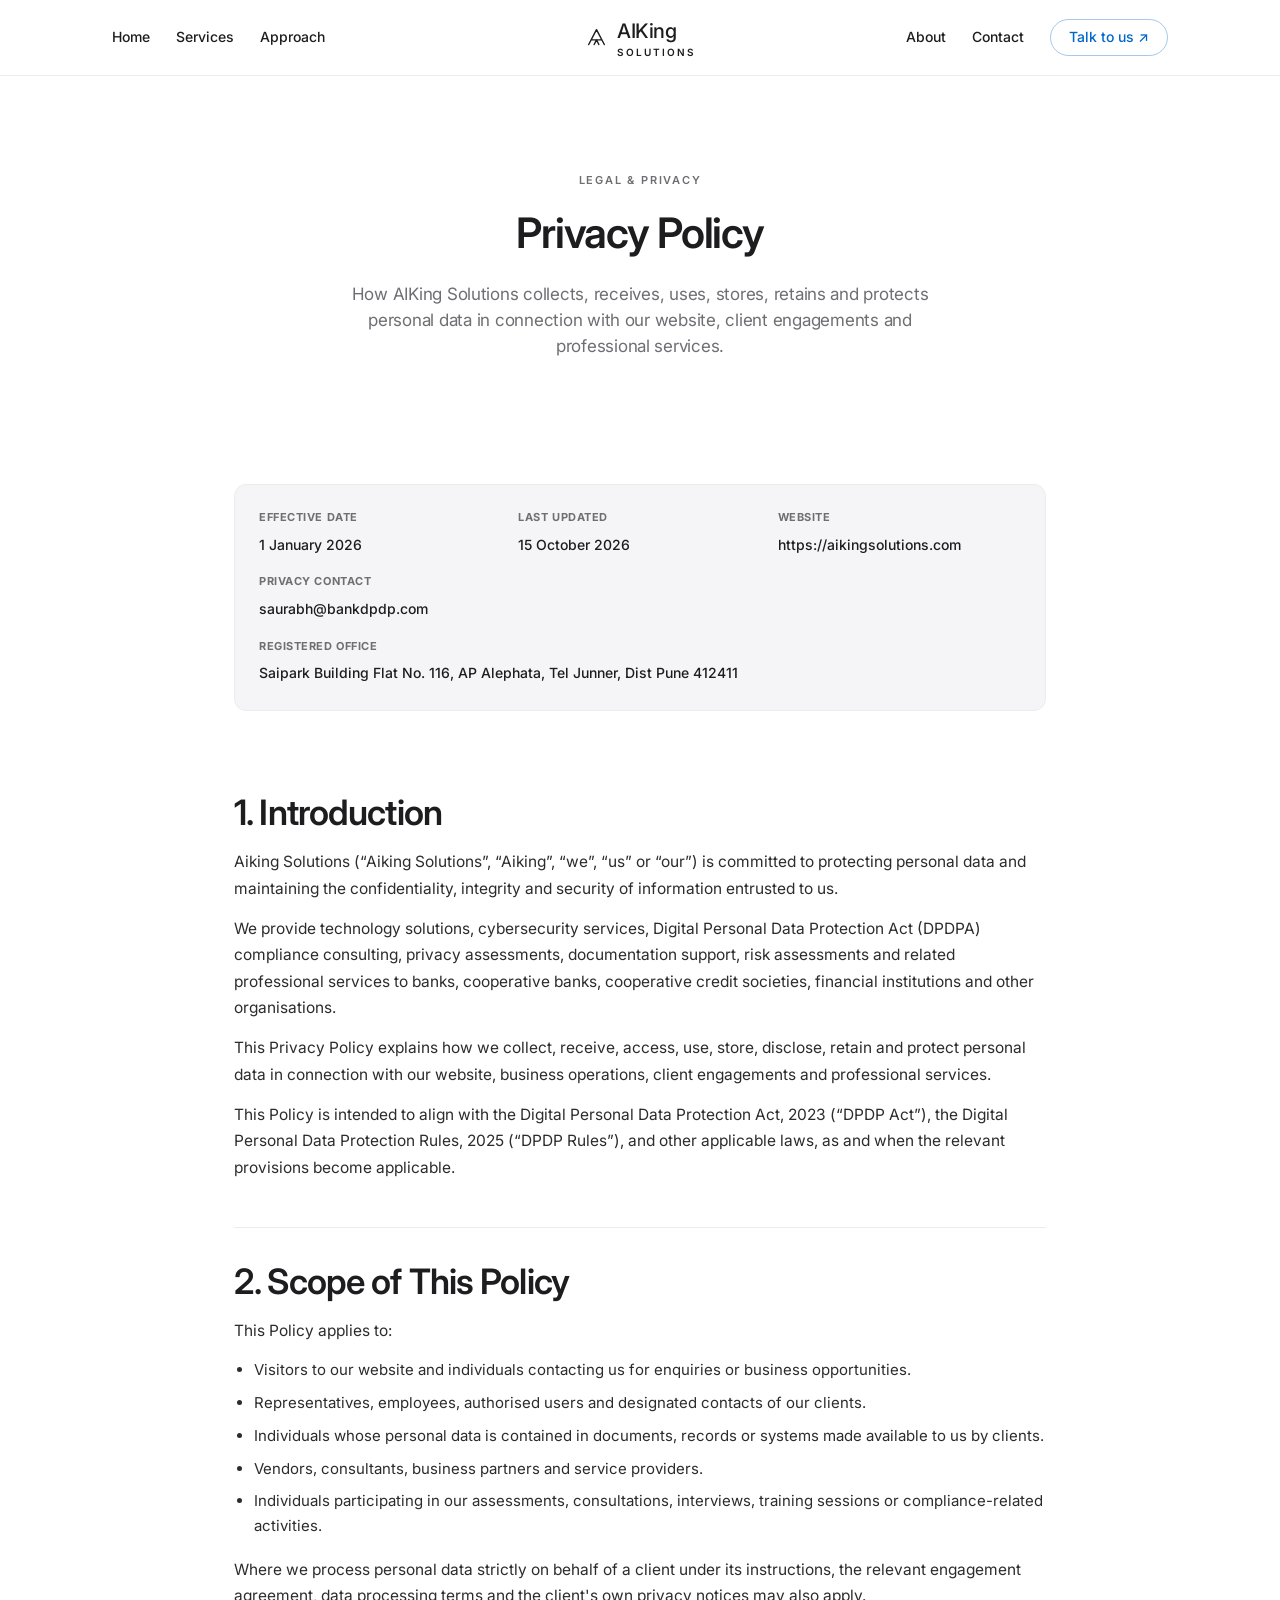
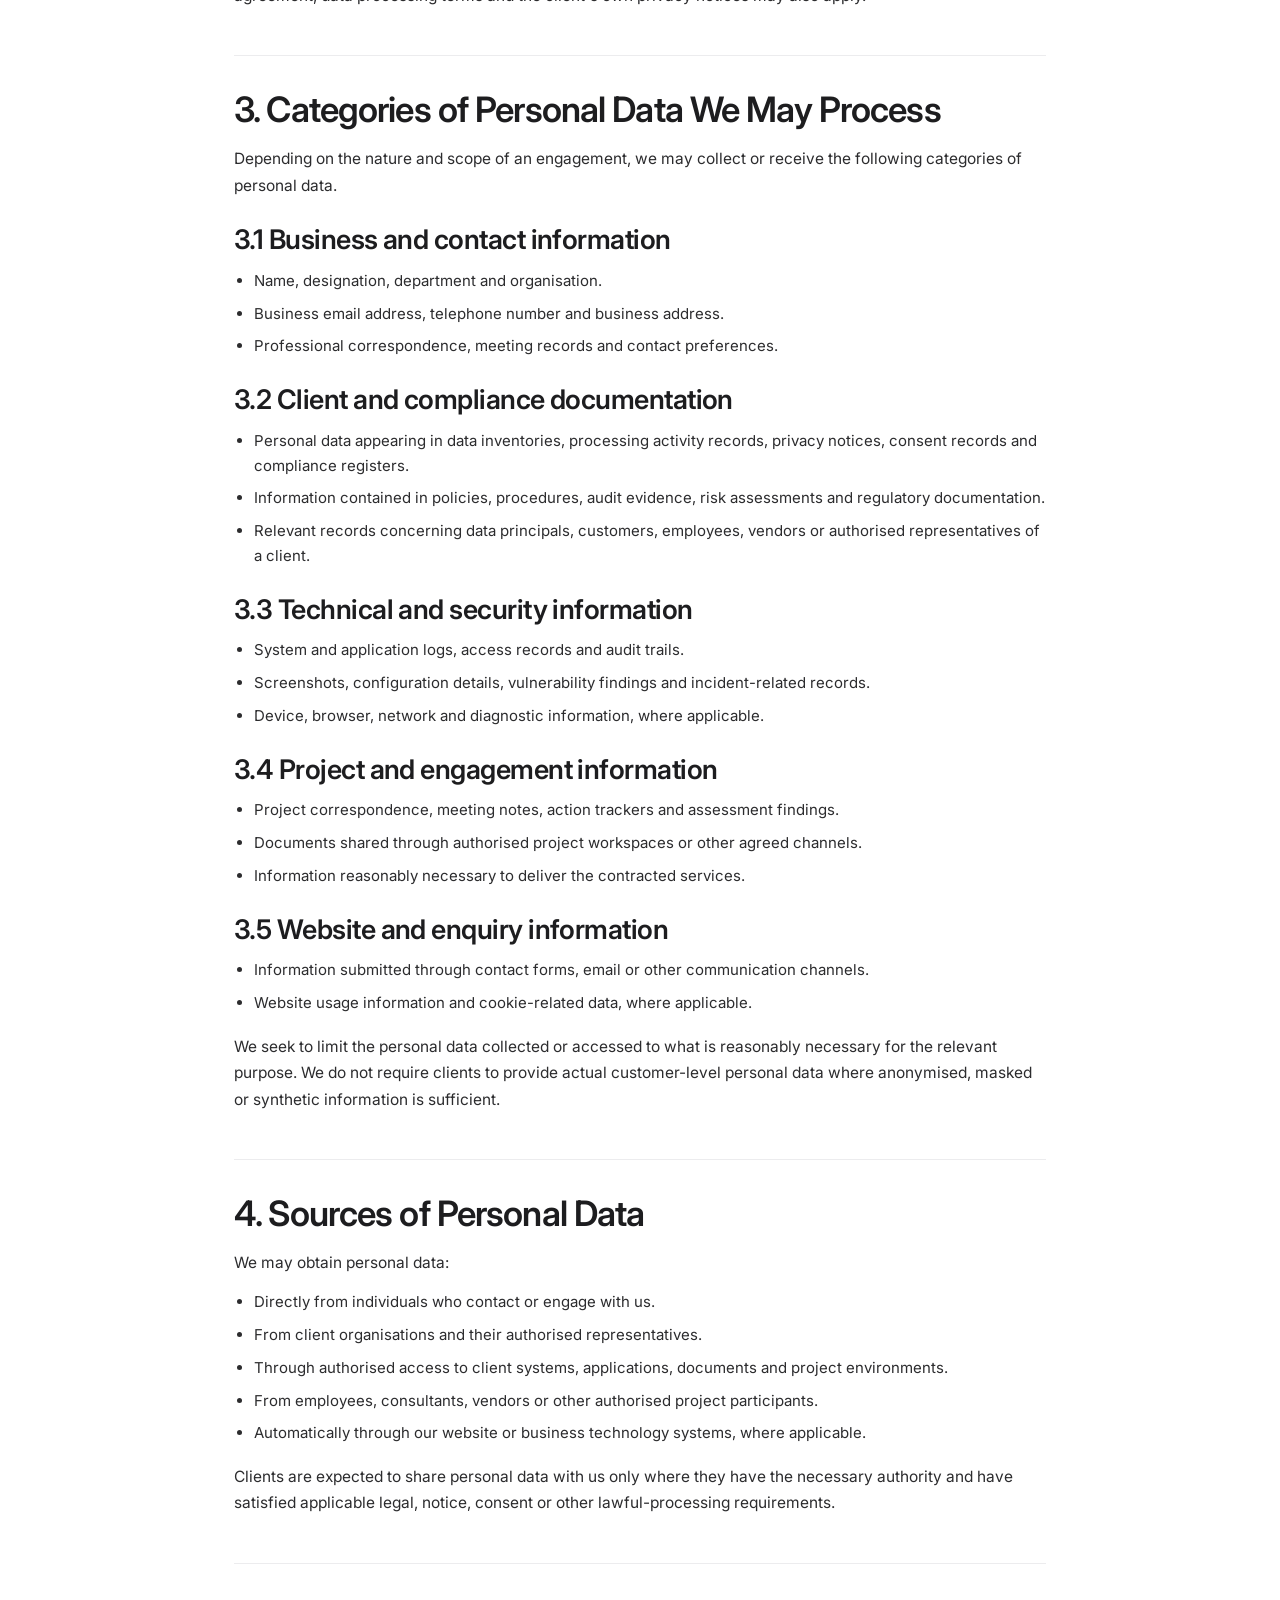
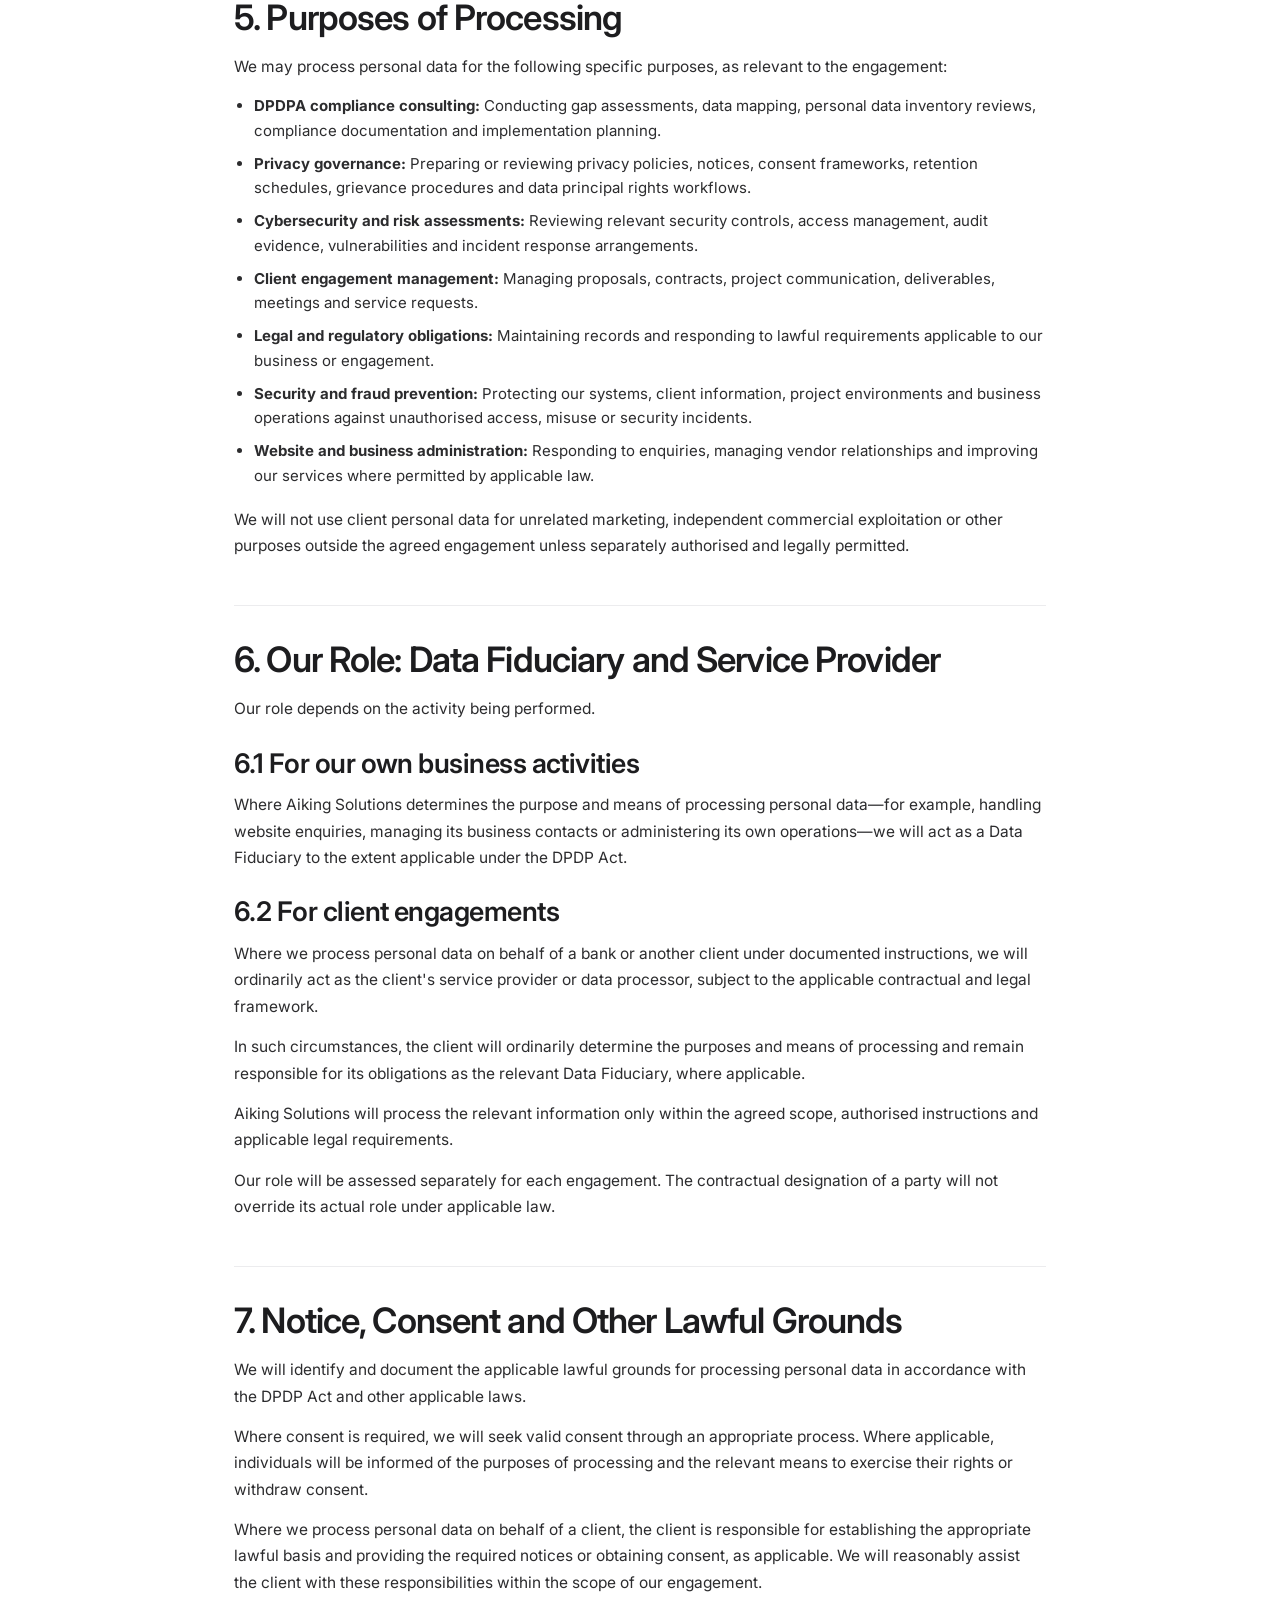
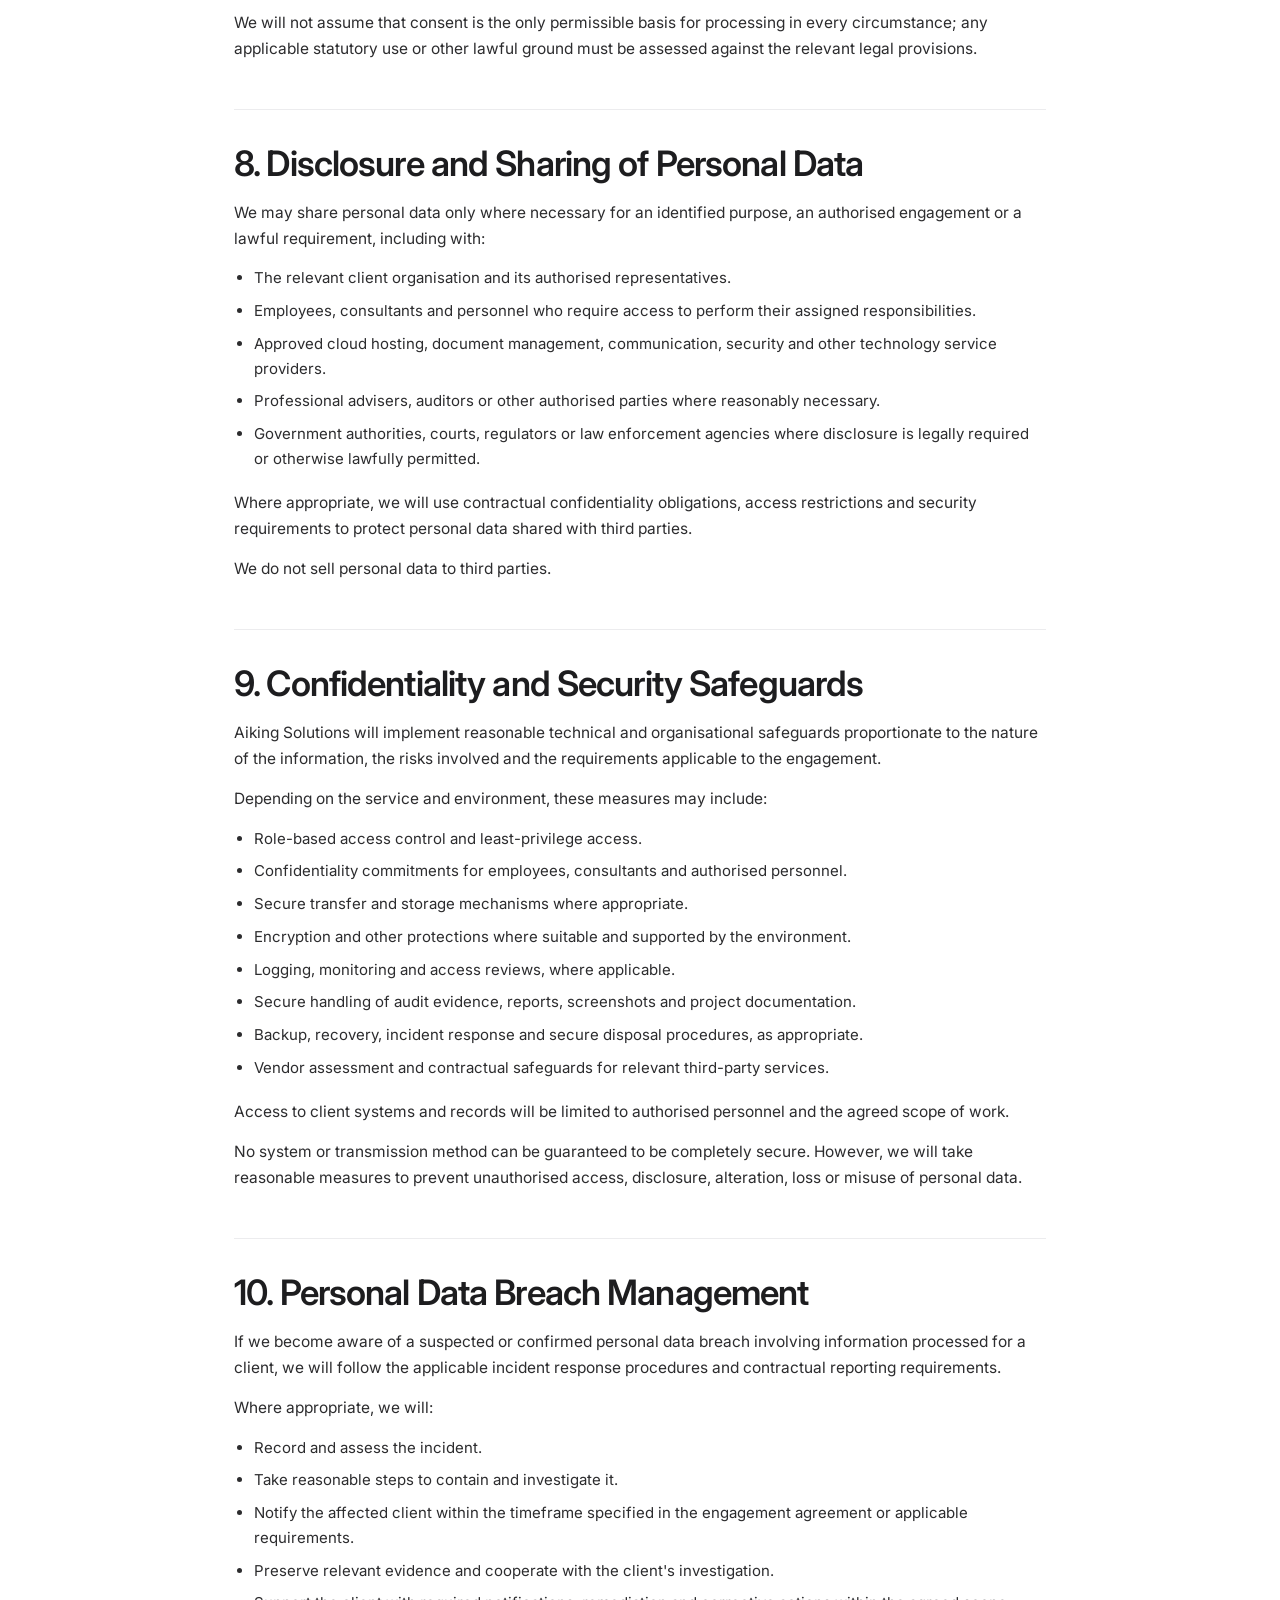
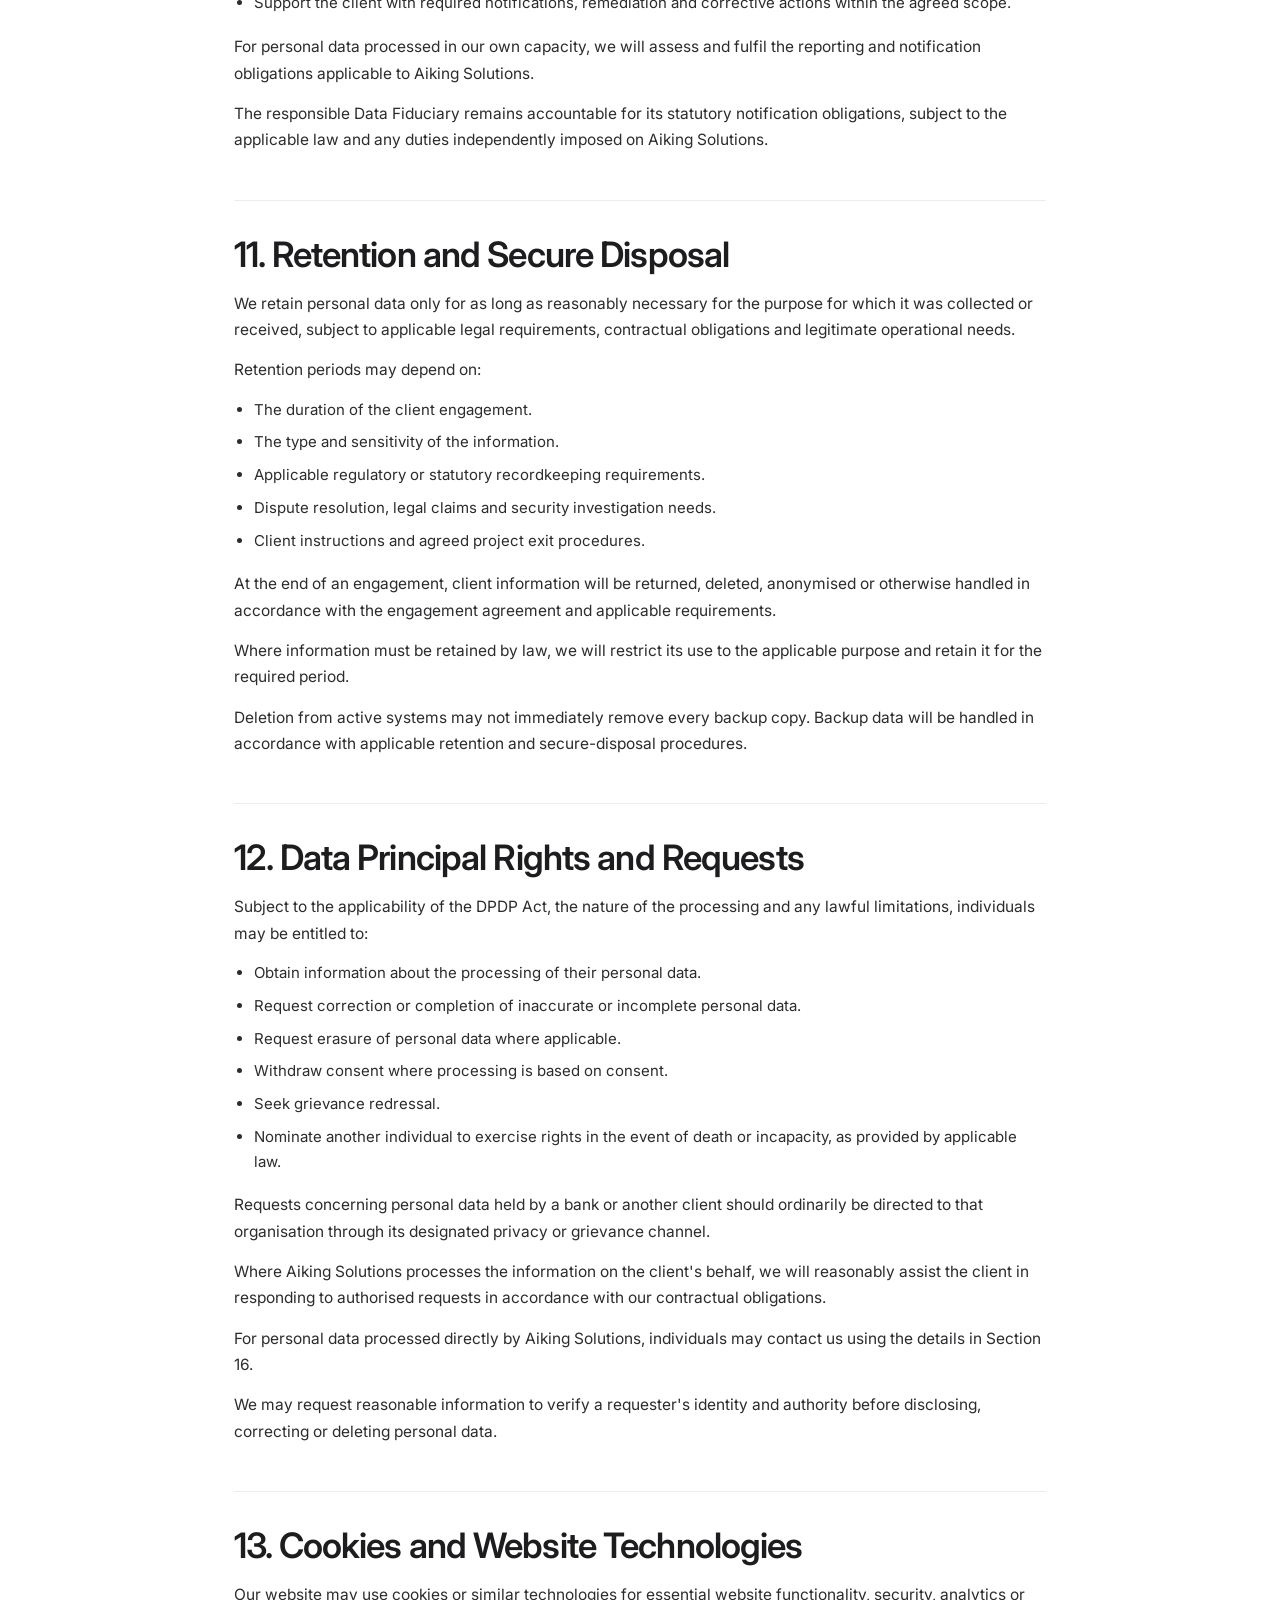
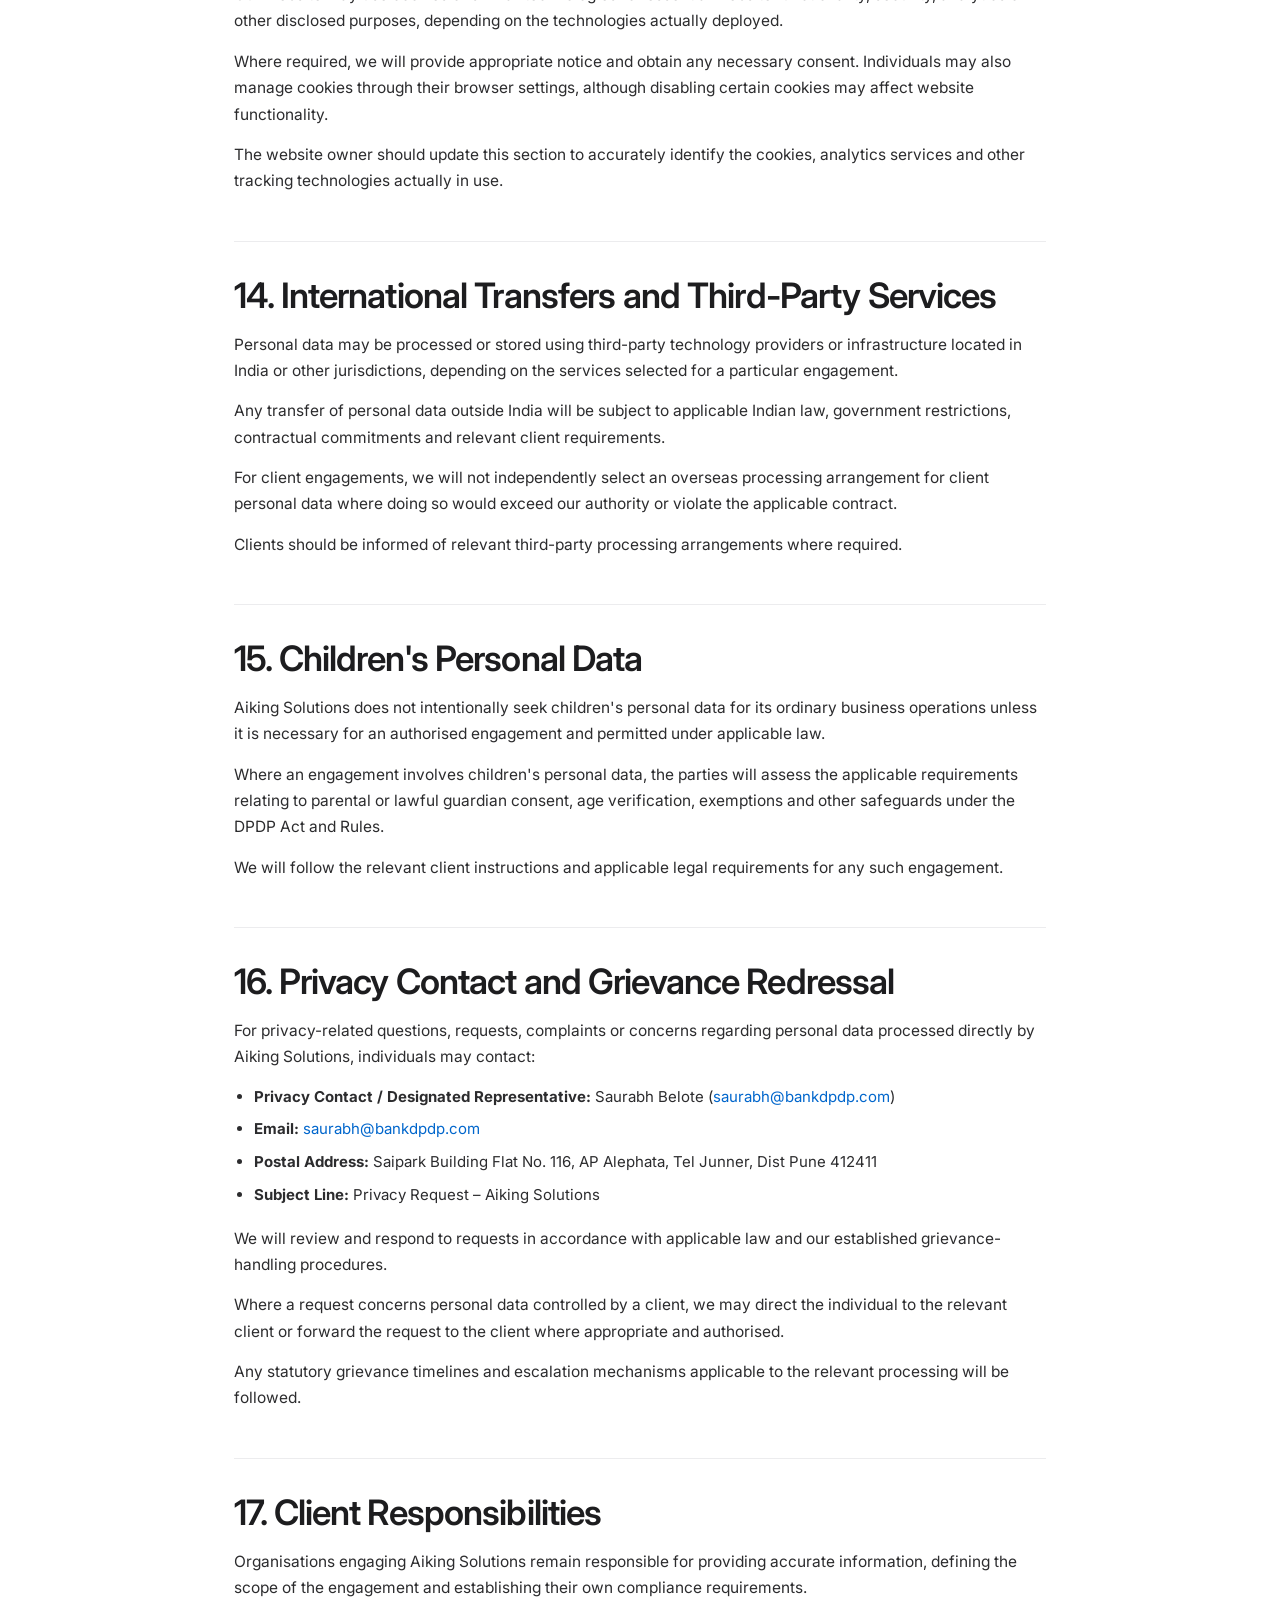
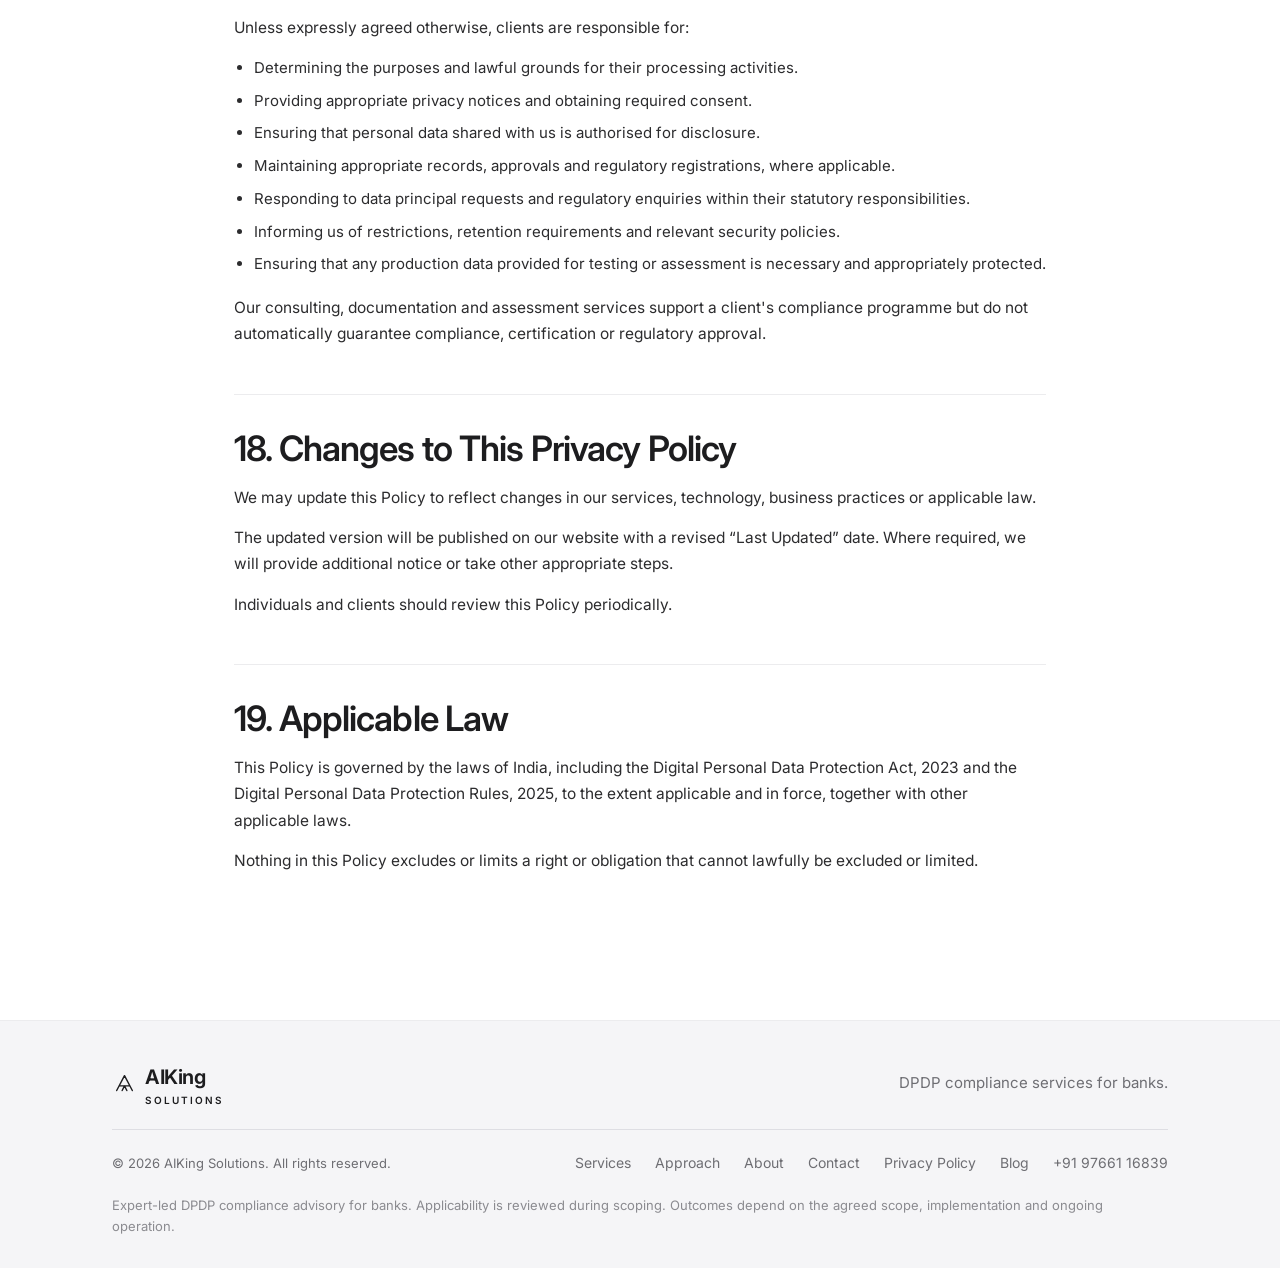
<file: privacy.html>
<!doctype html>
<html lang="en">
  <head>
    <meta charset="UTF-8" />
    <meta name="viewport" content="width=device-width, initial-scale=1" />
    <title>Privacy Policy | AIKing Solutions</title>
    <meta name="description" content="Read the AIKing Solutions Privacy Policy explaining how we collect, process, retain and protect personal data under the DPDP Act, 2023." />
    <link rel="canonical" href="https://dpdpbank.com/privacy.html" />
    <meta property="og:type" content="website" />
    <meta property="og:title" content="Privacy Policy | AIKing Solutions" />
    <meta property="og:description" content="How AIKing Solutions collects, uses, stores, retains and protects personal data in connection with our services." />
    <meta property="og:url" content="https://dpdpbank.com/privacy.html" />
    <link rel="preconnect" href="https://fonts.googleapis.com" />
    <link rel="preconnect" href="https://fonts.gstatic.com" crossorigin />
    <link href="https://fonts.googleapis.com/css2?family=Inter:wght@400;500;600;700&display=swap" rel="stylesheet" />
    <link rel="stylesheet" href="styles.css?v=14" />
    <script defer src="script.js?v=13"></script>
  </head>
  <body>
    <header class="site-header">
      <nav class="wrap nav" aria-label="Main navigation">
        <div class="nav-left"><a href="index.html">Home</a><a href="services.html">Services</a><a href="approach.html">Approach</a></div>
        <a href="index.html" class="brand" aria-label="AIKing Solutions home"
          ><svg viewBox="0 0 32 32" fill="none" aria-hidden="true"><path d="m6 25 10-19 10 19M10 19h12M13 25l3-6 3 6" stroke="currentColor" stroke-width="1.8" stroke-linecap="round" stroke-linejoin="round" /></svg><span>AIKing<small>SOLUTIONS</small></span></a
        >
        <div class="nav-right"><a href="about.html">About</a><a href="contact.html">Contact</a><a class="nav-cta" href="contact.html">Talk to us ↗</a></div>
        <button class="menu-toggle" aria-expanded="false" aria-label="Toggle navigation">Menu</button>
      </nav>
    </header>
    <main>
      <section class="page-intro wrap reveal">
        <p class="eyebrow">LEGAL &amp; PRIVACY</p>
        <h1 style="margin-bottom: 28px">Privacy Policy</h1>
        <p class="lead">How AIKing Solutions collects, receives, uses, stores, retains and protects personal data in connection with our website, client engagements and professional services.</p>
      </section>

      <div class="policy-wrap reveal">
        <div class="policy-meta-grid">
          <div class="policy-meta-item">
            <strong>Effective Date</strong>
            <span>1 January 2026</span>
          </div>
          <div class="policy-meta-item">
            <strong>Last Updated</strong>
            <span>15 October 2026</span>
          </div>
          <div class="policy-meta-item">
            <strong>Website</strong>
            <span><a href="https://aikingsolutions.com" target="_blank" rel="noopener noreferrer">https://aikingsolutions.com</a></span>
          </div>
          <div class="policy-meta-item">
            <strong>Privacy Contact</strong>
            <span><a href="mailto:saurabh@bankdpdp.com">saurabh@bankdpdp.com</a></span>
          </div>
          <div class="policy-meta-item" style="grid-column: 1 / -1">
            <strong>Registered Office</strong>
            <span>Saipark Building Flat No. 116, AP Alephata, Tel Junner, Dist Pune 412411</span>
          </div>
        </div>

        <section class="policy-section">
          <h2>1. Introduction</h2>
          <p>Aiking Solutions (“Aiking Solutions”, “Aiking”, “we”, “us” or “our”) is committed to protecting personal data and maintaining the confidentiality, integrity and security of information entrusted to us.</p>
          <p>We provide technology solutions, cybersecurity services, Digital Personal Data Protection Act (DPDPA) compliance consulting, privacy assessments, documentation support, risk assessments and related professional services to banks, cooperative banks, cooperative credit societies, financial institutions and other organisations.</p>
          <p>This Privacy Policy explains how we collect, receive, access, use, store, disclose, retain and protect personal data in connection with our website, business operations, client engagements and professional services.</p>
          <p>This Policy is intended to align with the Digital Personal Data Protection Act, 2023 (“DPDP Act”), the Digital Personal Data Protection Rules, 2025 (“DPDP Rules”), and other applicable laws, as and when the relevant provisions become applicable.</p>
        </section>

        <section class="policy-section">
          <h2>2. Scope of This Policy</h2>
          <p>This Policy applies to:</p>
          <ul>
            <li>Visitors to our website and individuals contacting us for enquiries or business opportunities.</li>
            <li>Representatives, employees, authorised users and designated contacts of our clients.</li>
            <li>Individuals whose personal data is contained in documents, records or systems made available to us by clients.</li>
            <li>Vendors, consultants, business partners and service providers.</li>
            <li>Individuals participating in our assessments, consultations, interviews, training sessions or compliance-related activities.</li>
          </ul>
          <p>Where we process personal data strictly on behalf of a client under its instructions, the relevant engagement agreement, data processing terms and the client's own privacy notices may also apply.</p>
        </section>

        <section class="policy-section">
          <h2>3. Categories of Personal Data We May Process</h2>
          <p>Depending on the nature and scope of an engagement, we may collect or receive the following categories of personal data.</p>
          
          <h3>3.1 Business and contact information</h3>
          <ul>
            <li>Name, designation, department and organisation.</li>
            <li>Business email address, telephone number and business address.</li>
            <li>Professional correspondence, meeting records and contact preferences.</li>
          </ul>

          <h3>3.2 Client and compliance documentation</h3>
          <ul>
            <li>Personal data appearing in data inventories, processing activity records, privacy notices, consent records and compliance registers.</li>
            <li>Information contained in policies, procedures, audit evidence, risk assessments and regulatory documentation.</li>
            <li>Relevant records concerning data principals, customers, employees, vendors or authorised representatives of a client.</li>
          </ul>

          <h3>3.3 Technical and security information</h3>
          <ul>
            <li>System and application logs, access records and audit trails.</li>
            <li>Screenshots, configuration details, vulnerability findings and incident-related records.</li>
            <li>Device, browser, network and diagnostic information, where applicable.</li>
          </ul>

          <h3>3.4 Project and engagement information</h3>
          <ul>
            <li>Project correspondence, meeting notes, action trackers and assessment findings.</li>
            <li>Documents shared through authorised project workspaces or other agreed channels.</li>
            <li>Information reasonably necessary to deliver the contracted services.</li>
          </ul>

          <h3>3.5 Website and enquiry information</h3>
          <ul>
            <li>Information submitted through contact forms, email or other communication channels.</li>
            <li>Website usage information and cookie-related data, where applicable.</li>
          </ul>
          <p>We seek to limit the personal data collected or accessed to what is reasonably necessary for the relevant purpose. We do not require clients to provide actual customer-level personal data where anonymised, masked or synthetic information is sufficient.</p>
        </section>

        <section class="policy-section">
          <h2>4. Sources of Personal Data</h2>
          <p>We may obtain personal data:</p>
          <ul>
            <li>Directly from individuals who contact or engage with us.</li>
            <li>From client organisations and their authorised representatives.</li>
            <li>Through authorised access to client systems, applications, documents and project environments.</li>
            <li>From employees, consultants, vendors or other authorised project participants.</li>
            <li>Automatically through our website or business technology systems, where applicable.</li>
          </ul>
          <p>Clients are expected to share personal data with us only where they have the necessary authority and have satisfied applicable legal, notice, consent or other lawful-processing requirements.</p>
        </section>

        <section class="policy-section">
          <h2>5. Purposes of Processing</h2>
          <p>We may process personal data for the following specific purposes, as relevant to the engagement:</p>
          <ul>
            <li><strong>DPDPA compliance consulting:</strong> Conducting gap assessments, data mapping, personal data inventory reviews, compliance documentation and implementation planning.</li>
            <li><strong>Privacy governance:</strong> Preparing or reviewing privacy policies, notices, consent frameworks, retention schedules, grievance procedures and data principal rights workflows.</li>
            <li><strong>Cybersecurity and risk assessments:</strong> Reviewing relevant security controls, access management, audit evidence, vulnerabilities and incident response arrangements.</li>
            <li><strong>Client engagement management:</strong> Managing proposals, contracts, project communication, deliverables, meetings and service requests.</li>
            <li><strong>Legal and regulatory obligations:</strong> Maintaining records and responding to lawful requirements applicable to our business or engagement.</li>
            <li><strong>Security and fraud prevention:</strong> Protecting our systems, client information, project environments and business operations against unauthorised access, misuse or security incidents.</li>
            <li><strong>Website and business administration:</strong> Responding to enquiries, managing vendor relationships and improving our services where permitted by applicable law.</li>
          </ul>
          <p>We will not use client personal data for unrelated marketing, independent commercial exploitation or other purposes outside the agreed engagement unless separately authorised and legally permitted.</p>
        </section>

        <section class="policy-section">
          <h2>6. Our Role: Data Fiduciary and Service Provider</h2>
          <p>Our role depends on the activity being performed.</p>
          
          <h3>6.1 For our own business activities</h3>
          <p>Where Aiking Solutions determines the purpose and means of processing personal data—for example, handling website enquiries, managing its business contacts or administering its own operations—we will act as a Data Fiduciary to the extent applicable under the DPDP Act.</p>

          <h3>6.2 For client engagements</h3>
          <p>Where we process personal data on behalf of a bank or another client under documented instructions, we will ordinarily act as the client's service provider or data processor, subject to the applicable contractual and legal framework.</p>
          <p>In such circumstances, the client will ordinarily determine the purposes and means of processing and remain responsible for its obligations as the relevant Data Fiduciary, where applicable.</p>
          <p>Aiking Solutions will process the relevant information only within the agreed scope, authorised instructions and applicable legal requirements.</p>
          <p>Our role will be assessed separately for each engagement. The contractual designation of a party will not override its actual role under applicable law.</p>
        </section>

        <section class="policy-section">
          <h2>7. Notice, Consent and Other Lawful Grounds</h2>
          <p>We will identify and document the applicable lawful grounds for processing personal data in accordance with the DPDP Act and other applicable laws.</p>
          <p>Where consent is required, we will seek valid consent through an appropriate process. Where applicable, individuals will be informed of the purposes of processing and the relevant means to exercise their rights or withdraw consent.</p>
          <p>Where we process personal data on behalf of a client, the client is responsible for establishing the appropriate lawful basis and providing the required notices or obtaining consent, as applicable. We will reasonably assist the client with these responsibilities within the scope of our engagement.</p>
          <p>We will not assume that consent is the only permissible basis for processing in every circumstance; any applicable statutory use or other lawful ground must be assessed against the relevant legal provisions.</p>
        </section>

        <section class="policy-section">
          <h2>8. Disclosure and Sharing of Personal Data</h2>
          <p>We may share personal data only where necessary for an identified purpose, an authorised engagement or a lawful requirement, including with:</p>
          <ul>
            <li>The relevant client organisation and its authorised representatives.</li>
            <li>Employees, consultants and personnel who require access to perform their assigned responsibilities.</li>
            <li>Approved cloud hosting, document management, communication, security and other technology service providers.</li>
            <li>Professional advisers, auditors or other authorised parties where reasonably necessary.</li>
            <li>Government authorities, courts, regulators or law enforcement agencies where disclosure is legally required or otherwise lawfully permitted.</li>
          </ul>
          <p>Where appropriate, we will use contractual confidentiality obligations, access restrictions and security requirements to protect personal data shared with third parties.</p>
          <p>We do not sell personal data to third parties.</p>
        </section>

        <section class="policy-section">
          <h2>9. Confidentiality and Security Safeguards</h2>
          <p>Aiking Solutions will implement reasonable technical and organisational safeguards proportionate to the nature of the information, the risks involved and the requirements applicable to the engagement.</p>
          <p>Depending on the service and environment, these measures may include:</p>
          <ul>
            <li>Role-based access control and least-privilege access.</li>
            <li>Confidentiality commitments for employees, consultants and authorised personnel.</li>
            <li>Secure transfer and storage mechanisms where appropriate.</li>
            <li>Encryption and other protections where suitable and supported by the environment.</li>
            <li>Logging, monitoring and access reviews, where applicable.</li>
            <li>Secure handling of audit evidence, reports, screenshots and project documentation.</li>
            <li>Backup, recovery, incident response and secure disposal procedures, as appropriate.</li>
            <li>Vendor assessment and contractual safeguards for relevant third-party services.</li>
          </ul>
          <p>Access to client systems and records will be limited to authorised personnel and the agreed scope of work.</p>
          <p>No system or transmission method can be guaranteed to be completely secure. However, we will take reasonable measures to prevent unauthorised access, disclosure, alteration, loss or misuse of personal data.</p>
        </section>

        <section class="policy-section">
          <h2>10. Personal Data Breach Management</h2>
          <p>If we become aware of a suspected or confirmed personal data breach involving information processed for a client, we will follow the applicable incident response procedures and contractual reporting requirements.</p>
          <p>Where appropriate, we will:</p>
          <ul>
            <li>Record and assess the incident.</li>
            <li>Take reasonable steps to contain and investigate it.</li>
            <li>Notify the affected client within the timeframe specified in the engagement agreement or applicable requirements.</li>
            <li>Preserve relevant evidence and cooperate with the client's investigation.</li>
            <li>Support the client with required notifications, remediation and corrective actions within the agreed scope.</li>
          </ul>
          <p>For personal data processed in our own capacity, we will assess and fulfil the reporting and notification obligations applicable to Aiking Solutions.</p>
          <p>The responsible Data Fiduciary remains accountable for its statutory notification obligations, subject to the applicable law and any duties independently imposed on Aiking Solutions.</p>
        </section>

        <section class="policy-section">
          <h2>11. Retention and Secure Disposal</h2>
          <p>We retain personal data only for as long as reasonably necessary for the purpose for which it was collected or received, subject to applicable legal requirements, contractual obligations and legitimate operational needs.</p>
          <p>Retention periods may depend on:</p>
          <ul>
            <li>The duration of the client engagement.</li>
            <li>The type and sensitivity of the information.</li>
            <li>Applicable regulatory or statutory recordkeeping requirements.</li>
            <li>Dispute resolution, legal claims and security investigation needs.</li>
            <li>Client instructions and agreed project exit procedures.</li>
          </ul>
          <p>At the end of an engagement, client information will be returned, deleted, anonymised or otherwise handled in accordance with the engagement agreement and applicable requirements.</p>
          <p>Where information must be retained by law, we will restrict its use to the applicable purpose and retain it for the required period.</p>
          <p>Deletion from active systems may not immediately remove every backup copy. Backup data will be handled in accordance with applicable retention and secure-disposal procedures.</p>
        </section>

        <section class="policy-section">
          <h2>12. Data Principal Rights and Requests</h2>
          <p>Subject to the applicability of the DPDP Act, the nature of the processing and any lawful limitations, individuals may be entitled to:</p>
          <ul>
            <li>Obtain information about the processing of their personal data.</li>
            <li>Request correction or completion of inaccurate or incomplete personal data.</li>
            <li>Request erasure of personal data where applicable.</li>
            <li>Withdraw consent where processing is based on consent.</li>
            <li>Seek grievance redressal.</li>
            <li>Nominate another individual to exercise rights in the event of death or incapacity, as provided by applicable law.</li>
          </ul>
          <p>Requests concerning personal data held by a bank or another client should ordinarily be directed to that organisation through its designated privacy or grievance channel.</p>
          <p>Where Aiking Solutions processes the information on the client's behalf, we will reasonably assist the client in responding to authorised requests in accordance with our contractual obligations.</p>
          <p>For personal data processed directly by Aiking Solutions, individuals may contact us using the details in Section 16.</p>
          <p>We may request reasonable information to verify a requester's identity and authority before disclosing, correcting or deleting personal data.</p>
        </section>

        <section class="policy-section">
          <h2>13. Cookies and Website Technologies</h2>
          <p>Our website may use cookies or similar technologies for essential website functionality, security, analytics or other disclosed purposes, depending on the technologies actually deployed.</p>
          <p>Where required, we will provide appropriate notice and obtain any necessary consent. Individuals may also manage cookies through their browser settings, although disabling certain cookies may affect website functionality.</p>
          <p>The website owner should update this section to accurately identify the cookies, analytics services and other tracking technologies actually in use.</p>
        </section>

        <section class="policy-section">
          <h2>14. International Transfers and Third-Party Services</h2>
          <p>Personal data may be processed or stored using third-party technology providers or infrastructure located in India or other jurisdictions, depending on the services selected for a particular engagement.</p>
          <p>Any transfer of personal data outside India will be subject to applicable Indian law, government restrictions, contractual commitments and relevant client requirements.</p>
          <p>For client engagements, we will not independently select an overseas processing arrangement for client personal data where doing so would exceed our authority or violate the applicable contract.</p>
          <p>Clients should be informed of relevant third-party processing arrangements where required.</p>
        </section>

        <section class="policy-section">
          <h2>15. Children's Personal Data</h2>
          <p>Aiking Solutions does not intentionally seek children's personal data for its ordinary business operations unless it is necessary for an authorised engagement and permitted under applicable law.</p>
          <p>Where an engagement involves children's personal data, the parties will assess the applicable requirements relating to parental or lawful guardian consent, age verification, exemptions and other safeguards under the DPDP Act and Rules.</p>
          <p>We will follow the relevant client instructions and applicable legal requirements for any such engagement.</p>
        </section>

        <section class="policy-section">
          <h2>16. Privacy Contact and Grievance Redressal</h2>
          <p>For privacy-related questions, requests, complaints or concerns regarding personal data processed directly by Aiking Solutions, individuals may contact:</p>
          <ul>
            <li><strong>Privacy Contact / Designated Representative:</strong> Saurabh Belote (<a href="mailto:saurabh@bankdpdp.com" style="color: var(--blue)">saurabh@bankdpdp.com</a>)</li>
            <li><strong>Email:</strong> <a href="mailto:saurabh@bankdpdp.com" style="color: var(--blue)">saurabh@bankdpdp.com</a></li>
            <li><strong>Postal Address:</strong> Saipark Building Flat No. 116, AP Alephata, Tel Junner, Dist Pune 412411</li>
            <li><strong>Subject Line:</strong> Privacy Request – Aiking Solutions</li>
          </ul>
          <p>We will review and respond to requests in accordance with applicable law and our established grievance-handling procedures.</p>
          <p>Where a request concerns personal data controlled by a client, we may direct the individual to the relevant client or forward the request to the client where appropriate and authorised.</p>
          <p>Any statutory grievance timelines and escalation mechanisms applicable to the relevant processing will be followed.</p>
        </section>

        <section class="policy-section">
          <h2>17. Client Responsibilities</h2>
          <p>Organisations engaging Aiking Solutions remain responsible for providing accurate information, defining the scope of the engagement and establishing their own compliance requirements.</p>
          <p>Unless expressly agreed otherwise, clients are responsible for:</p>
          <ul>
            <li>Determining the purposes and lawful grounds for their processing activities.</li>
            <li>Providing appropriate privacy notices and obtaining required consent.</li>
            <li>Ensuring that personal data shared with us is authorised for disclosure.</li>
            <li>Maintaining appropriate records, approvals and regulatory registrations, where applicable.</li>
            <li>Responding to data principal requests and regulatory enquiries within their statutory responsibilities.</li>
            <li>Informing us of restrictions, retention requirements and relevant security policies.</li>
            <li>Ensuring that any production data provided for testing or assessment is necessary and appropriately protected.</li>
          </ul>
          <p>Our consulting, documentation and assessment services support a client's compliance programme but do not automatically guarantee compliance, certification or regulatory approval.</p>
        </section>

        <section class="policy-section">
          <h2>18. Changes to This Privacy Policy</h2>
          <p>We may update this Policy to reflect changes in our services, technology, business practices or applicable law.</p>
          <p>The updated version will be published on our website with a revised “Last Updated” date. Where required, we will provide additional notice or take other appropriate steps.</p>
          <p>Individuals and clients should review this Policy periodically.</p>
        </section>

        <section class="policy-section">
          <h2>19. Applicable Law</h2>
          <p>This Policy is governed by the laws of India, including the Digital Personal Data Protection Act, 2023 and the Digital Personal Data Protection Rules, 2025, to the extent applicable and in force, together with other applicable laws.</p>
          <p>Nothing in this Policy excludes or limits a right or obligation that cannot lawfully be excluded or limited.</p>
        </section>

      </div>
    </main>
    <footer>
      <div class="wrap">
        <div class="footer-top">
          <a href="index.html" class="brand" aria-label="AIKing Solutions home"
            ><svg viewBox="0 0 32 32" fill="none" aria-hidden="true"><path d="m6 25 10-19 10 19M10 19h12M13 25l3-6 3 6" stroke="currentColor" stroke-width="1.8" stroke-linecap="round" stroke-linejoin="round" /></svg><span>AIKing<small>SOLUTIONS</small></span></a
          >
          <p>DPDP compliance services for banks.</p>
        </div>
        <div class="footer-bottom">
          <small>© 2026 AIKing Solutions. All rights reserved.</small>
          <div class="footer-links"><a href="services.html">Services</a><a href="approach.html">Approach</a><a href="about.html">About</a><a href="contact.html">Contact</a><a href="privacy.html" class="active" aria-current="page">Privacy Policy</a><a href="blog.html">Blog</a><a href="tel:+919766116839">+91 97661 16839</a></div>
        </div>
        <p class="fine">Expert-led DPDP compliance advisory for banks. Applicability is reviewed during scoping. Outcomes depend on the agreed scope, implementation and ongoing operation.</p>
      </div>
    </footer>
  </body>
</html>
</file>
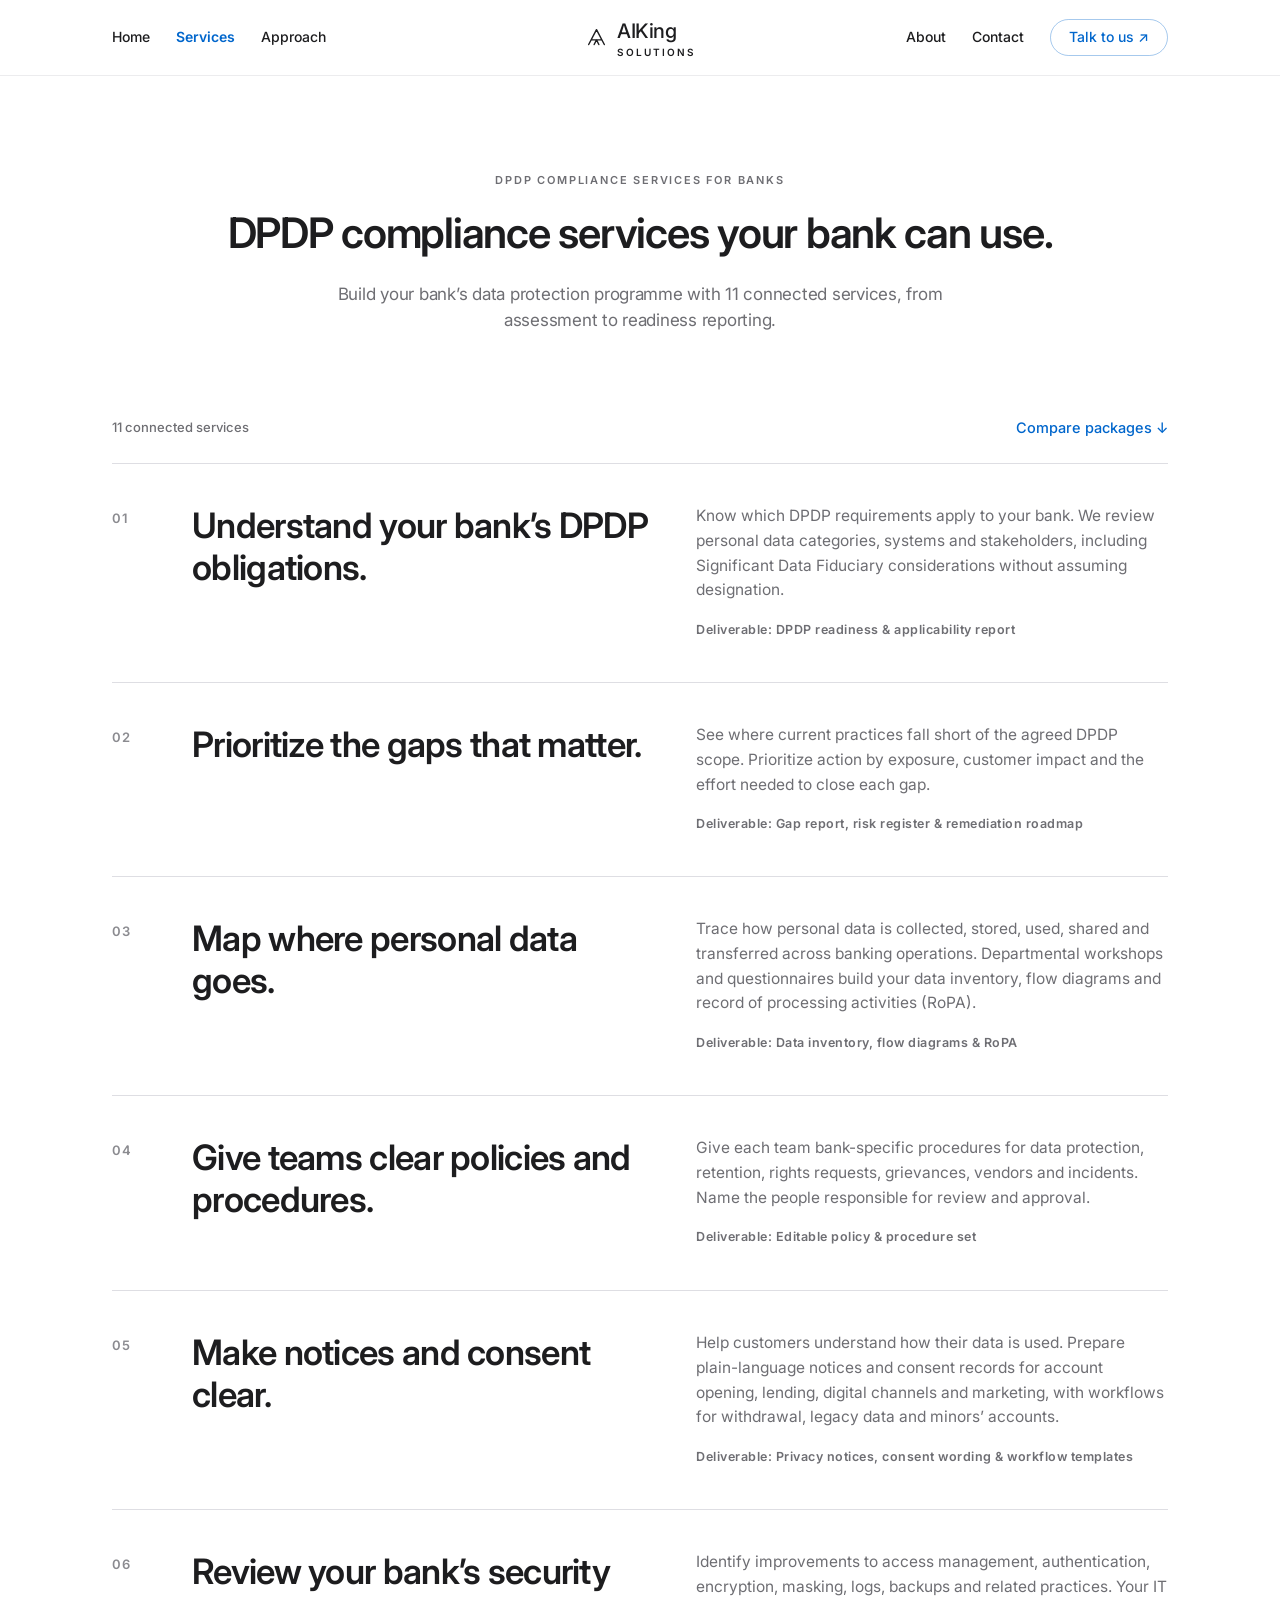
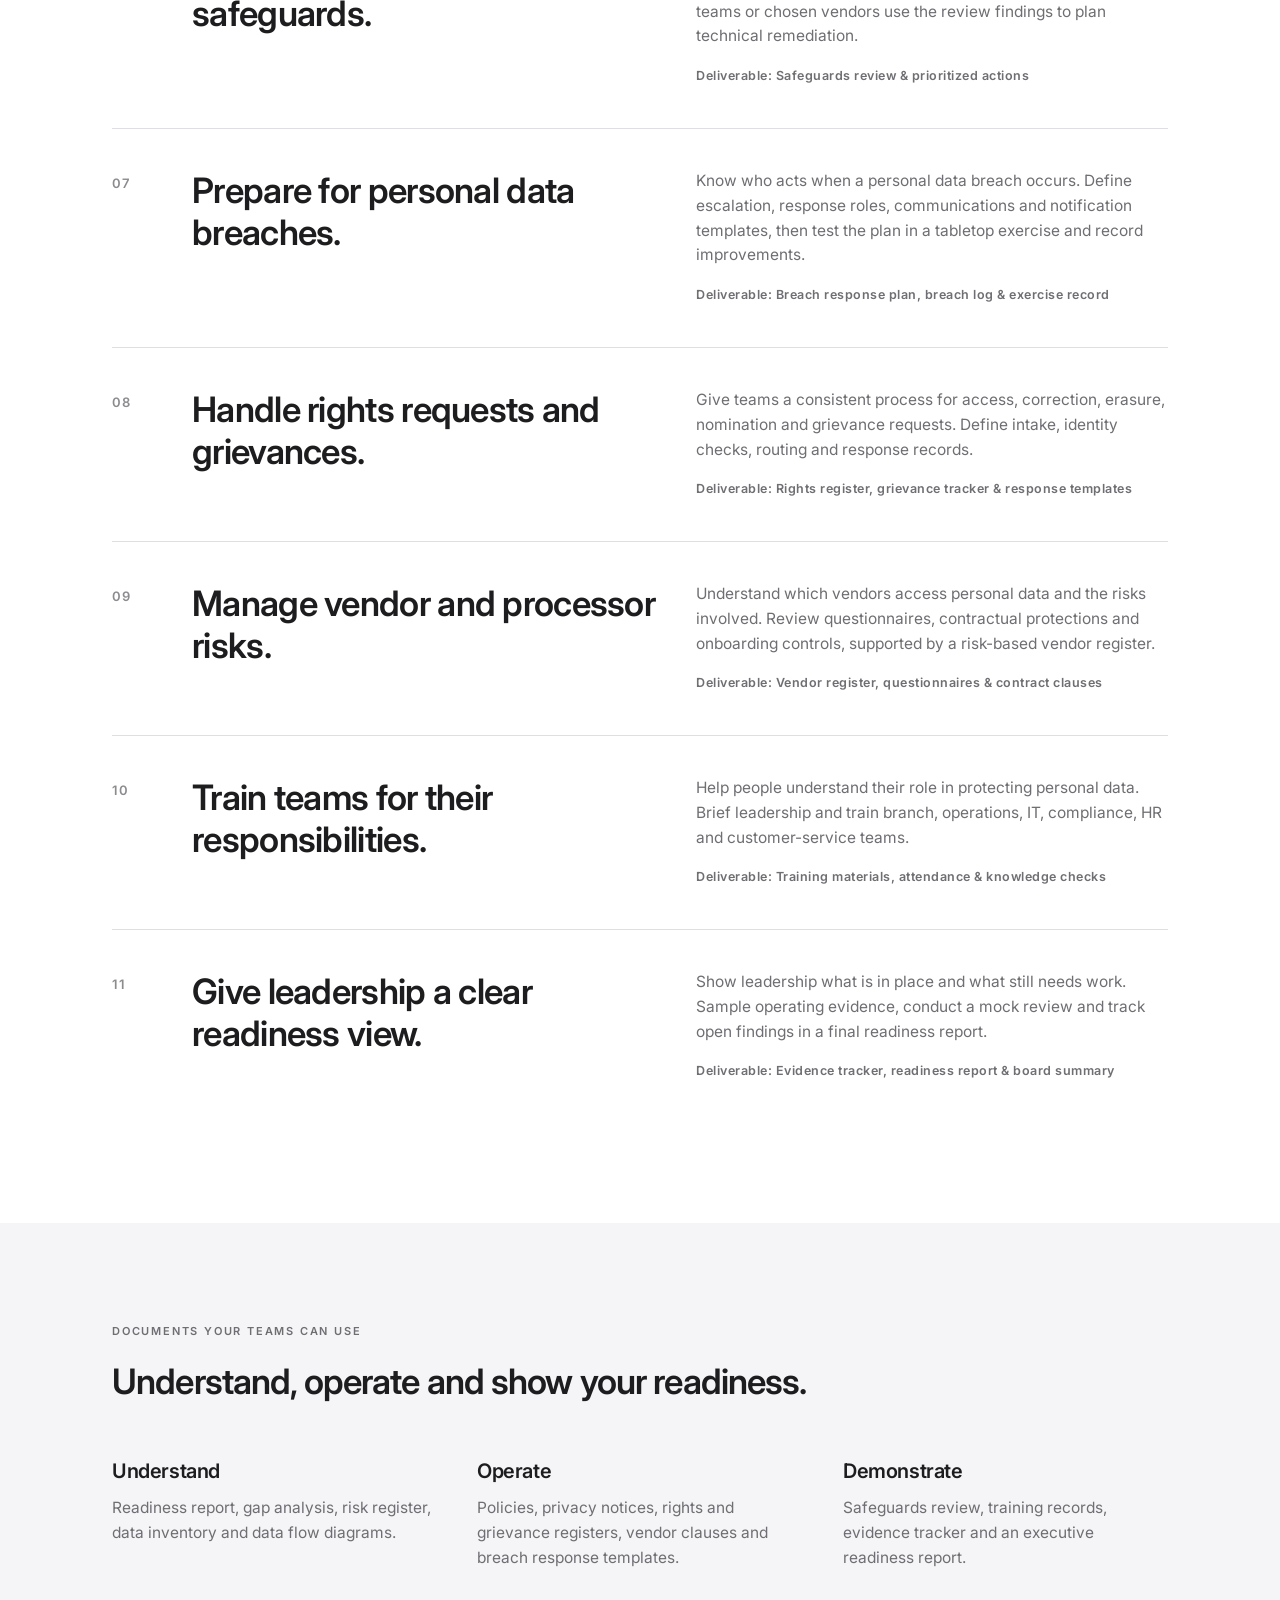
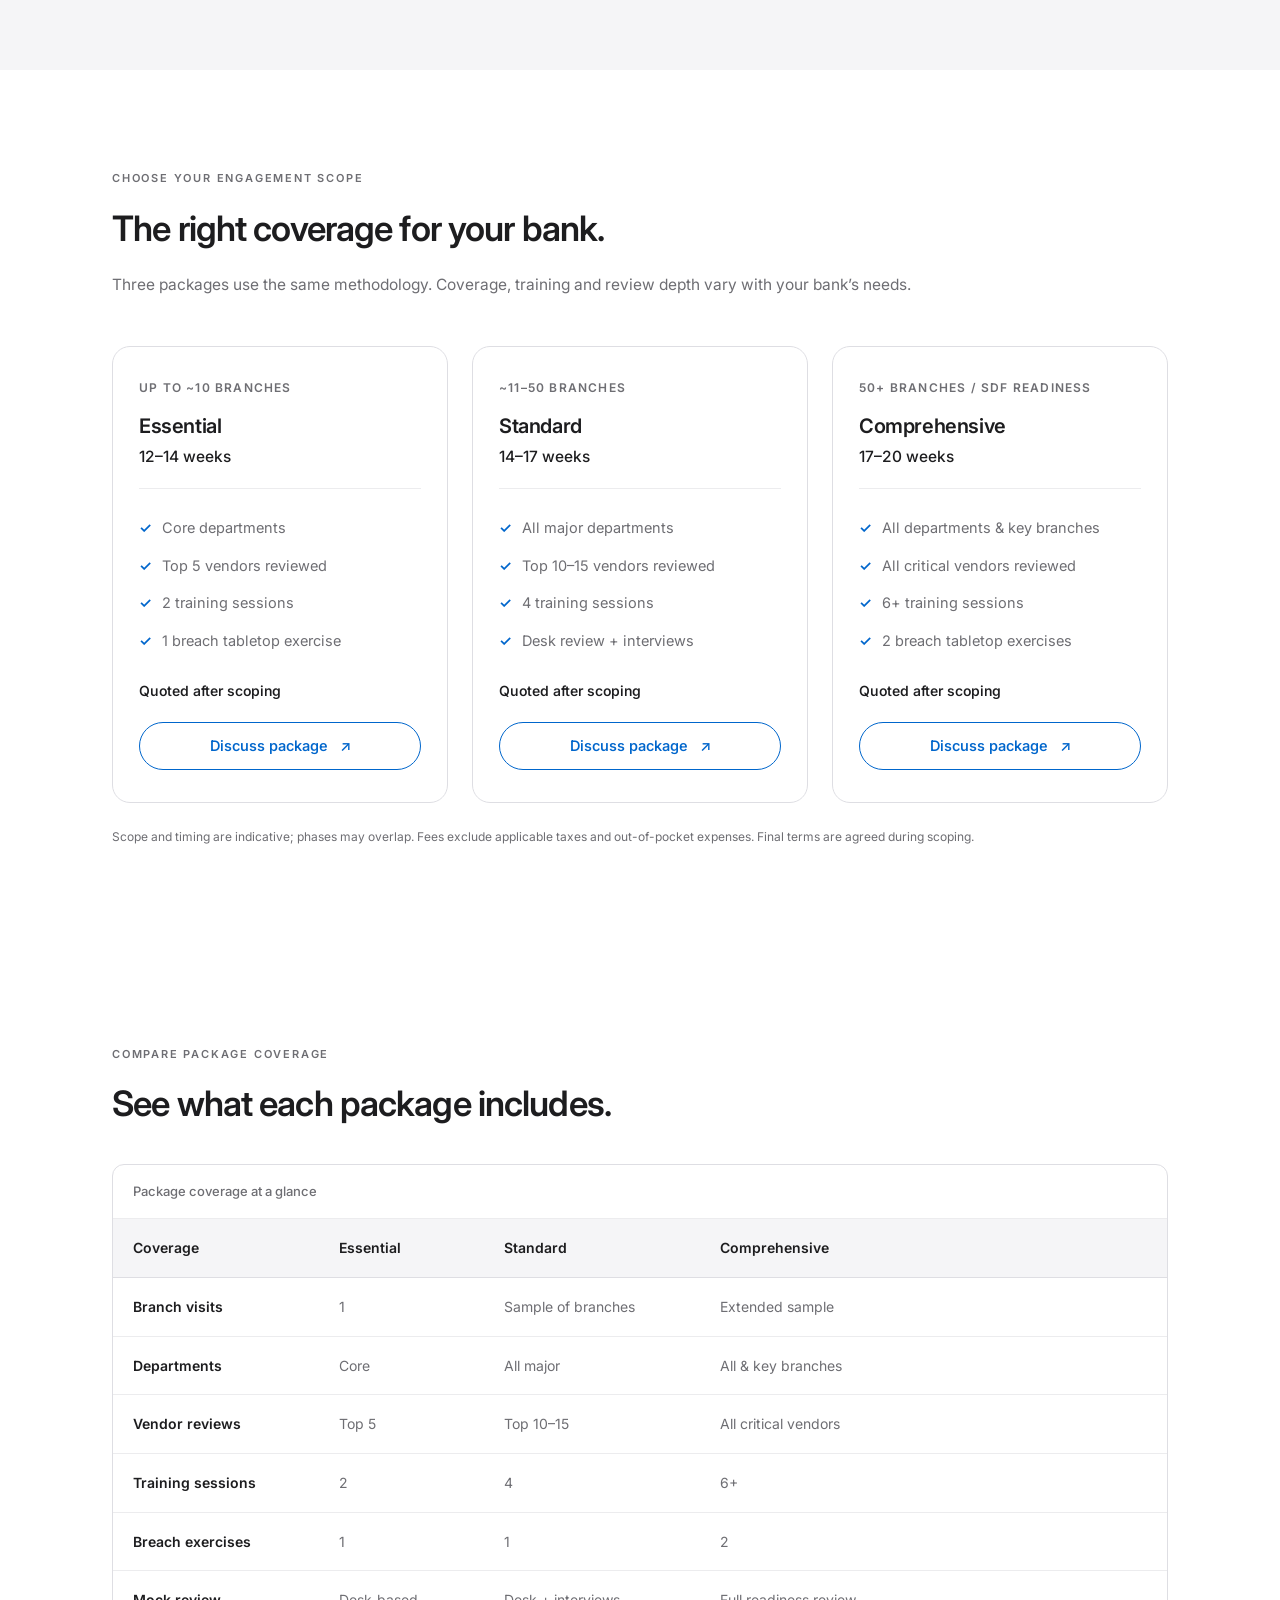
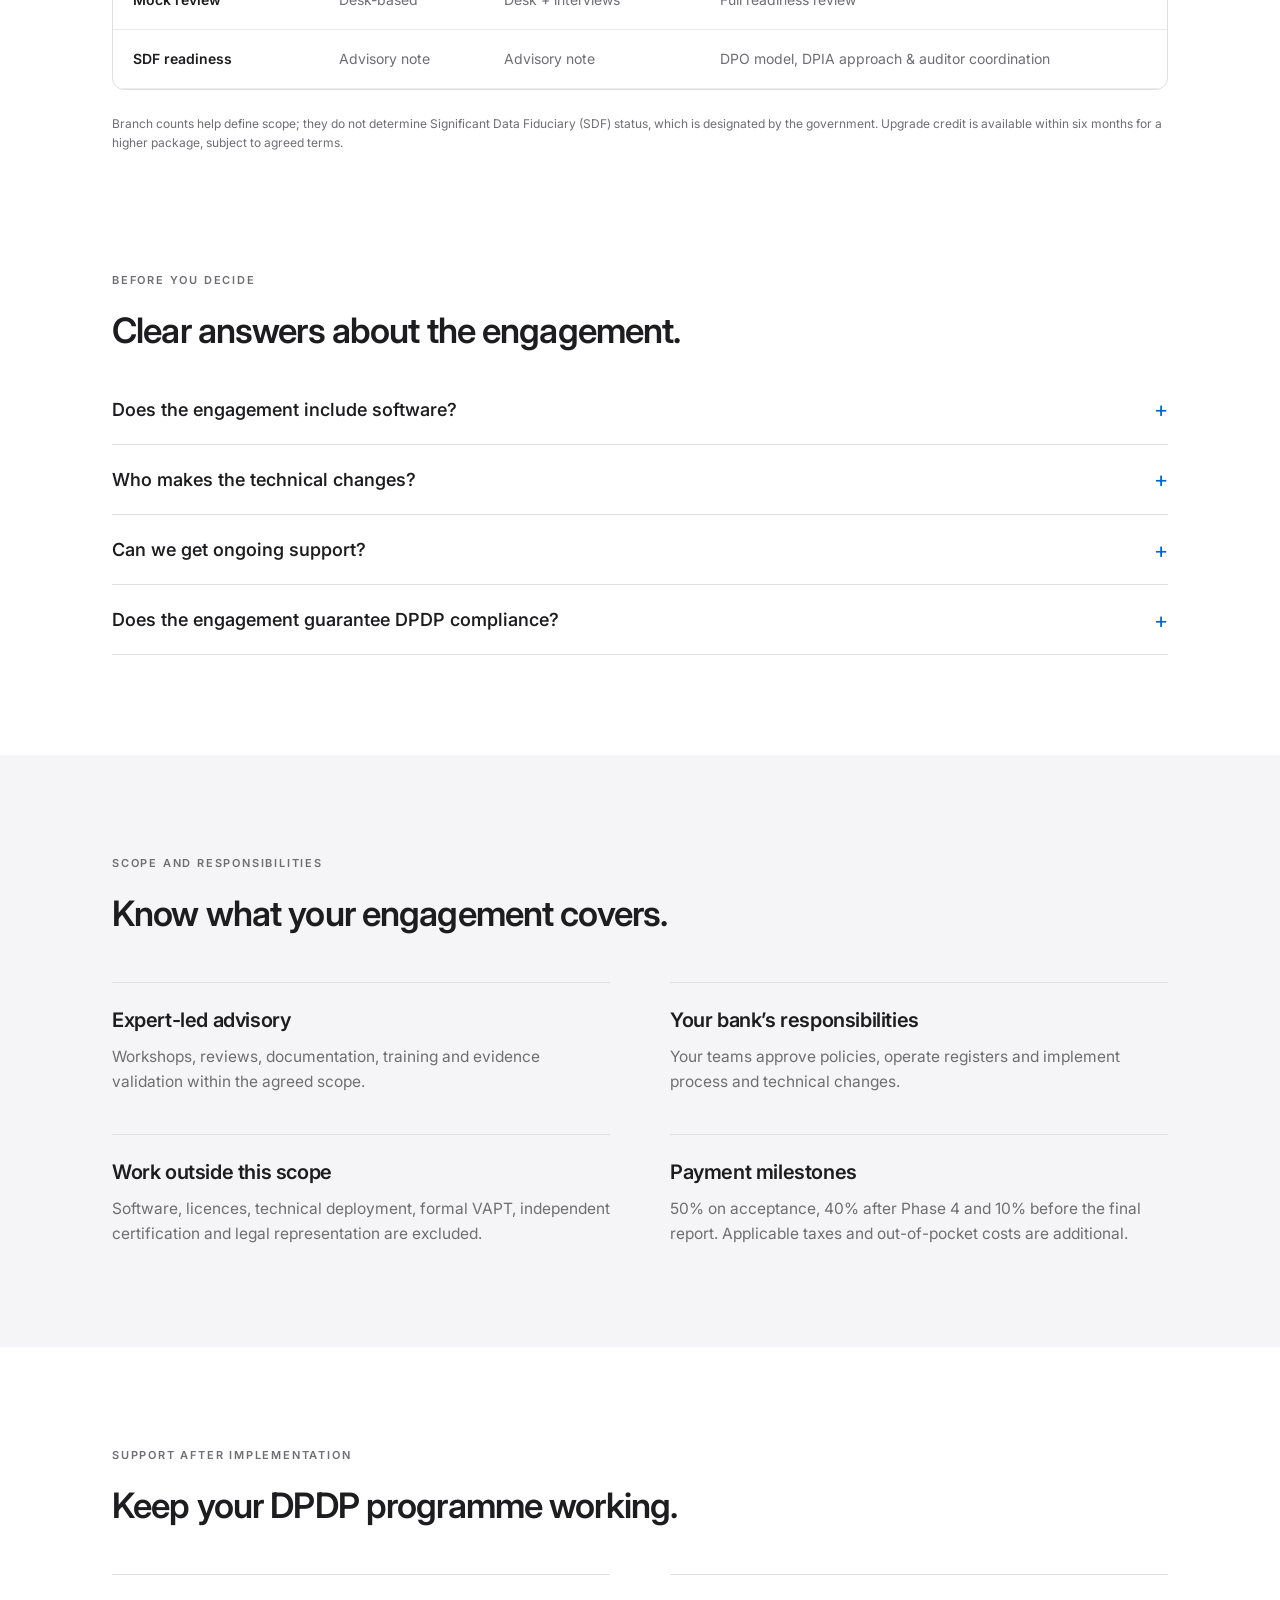
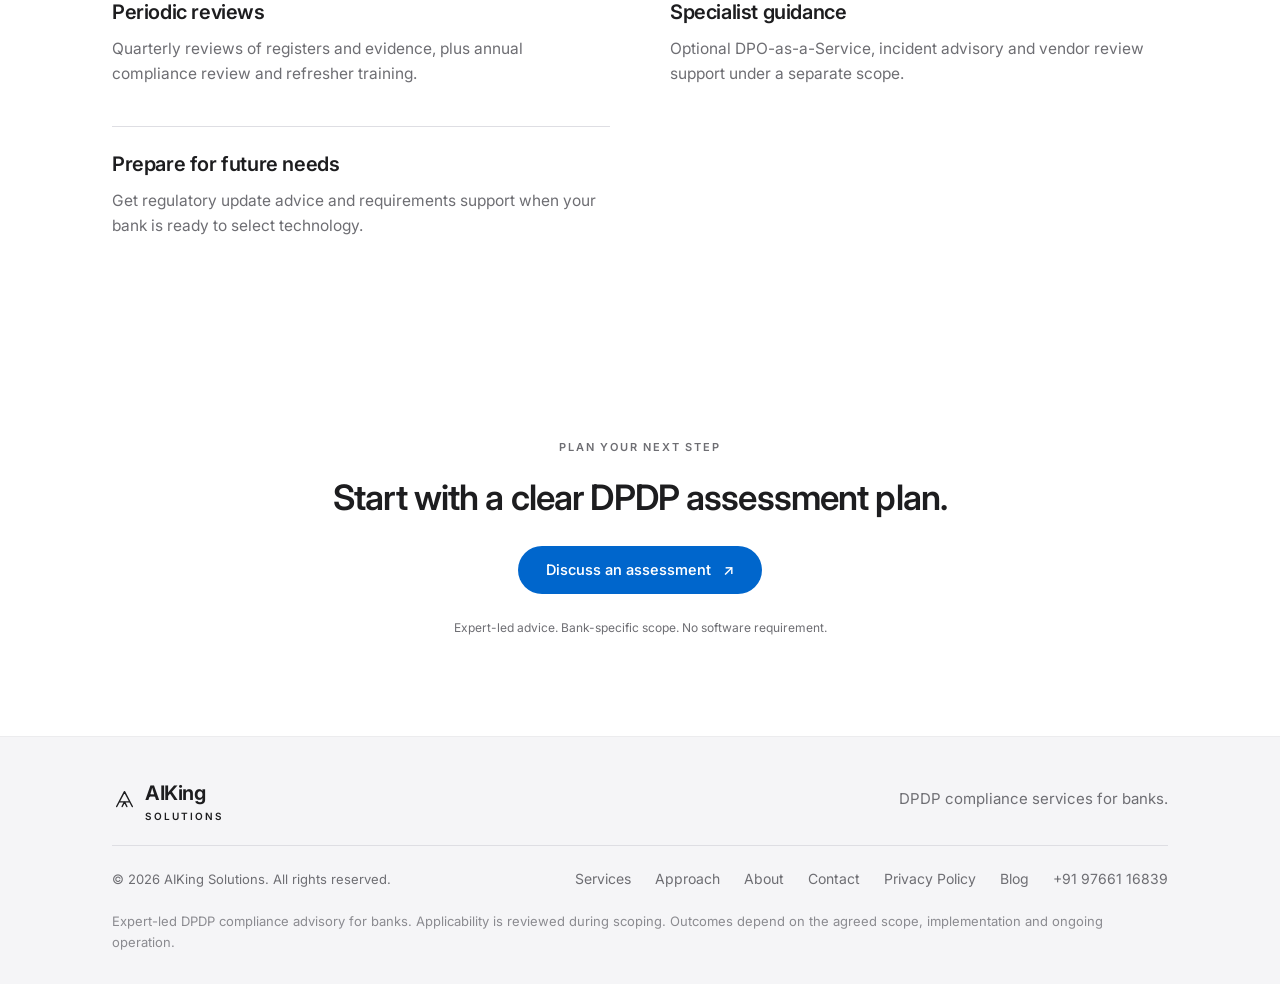
<file: services.html>
<!doctype html>
<html lang="en">
  <head>
    <meta charset="UTF-8" />
    <meta name="viewport" content="width=device-width, initial-scale=1" />
    <title>DPDP compliance services and packages | AIKing Solutions</title>
    <meta name="description" content="Explore 11 DPDP compliance services for banks. Compare Essential, Standard and Comprehensive packages, deliverables and indicative timelines." />
    <link rel="canonical" href="https://dpdpbank.com/services.html" />
    <meta property="og:type" content="website" />
    <meta property="og:title" content="DPDP compliance services and packages | AIKing Solutions" />
    <meta property="og:description" content="Explore 11 DPDP compliance services for banks. Compare Essential, Standard and Comprehensive packages, deliverables and indicative timelines." />
    <meta property="og:url" content="https://dpdpbank.com/services.html" />
    <link rel="preconnect" href="https://fonts.googleapis.com" />
    <link rel="preconnect" href="https://fonts.gstatic.com" crossorigin />
    <link href="https://fonts.googleapis.com/css2?family=Inter:wght@400;500;600;700&display=swap" rel="stylesheet" />
    <link rel="stylesheet" href="styles.css?v=14" />
    <script defer src="script.js?v=13"></script>
  </head>
  <body>
    <header class="site-header">
      <nav class="wrap nav" aria-label="Main navigation">
        <div class="nav-left"><a href="index.html">Home</a><a href="services.html" class="active" aria-current="page">Services</a><a href="approach.html">Approach</a></div>
        <a href="index.html" class="brand" aria-label="AIKing Solutions home"
          ><svg viewBox="0 0 32 32" fill="none" aria-hidden="true"><path d="m6 25 10-19 10 19M10 19h12M13 25l3-6 3 6" stroke="currentColor" stroke-width="1.8" stroke-linecap="round" stroke-linejoin="round" /></svg><span>AIKing<small>SOLUTIONS</small></span></a
        >
        <div class="nav-right"><a href="about.html">About</a><a href="contact.html">Contact</a><a class="nav-cta" href="contact.html">Talk to us ↗</a></div>
        <button class="menu-toggle" aria-expanded="false" aria-label="Toggle navigation">Menu</button>
      </nav>
    </header>
    <main>
      <section class="page-intro wrap reveal">
        <p class="eyebrow">DPDP compliance services for banks</p>
        <h1 style="margin-bottom: 28px">DPDP compliance services your bank can use.</h1>
        <p class="lead">Build your bank’s data protection programme with 11 connected services, from assessment to readiness reporting.</p>
      </section>
      <section class="wrap service-list">
        <div class="scope-index"><span>11 connected services</span><a class="link" href="#packages">Compare packages ↓</a></div>
        <article class="service-row reveal" id="service-1">
          <span class="number">01</span>
          <h2>Understand your bank’s DPDP obligations.</h2>
          <div>
            <p>Know which DPDP requirements apply to your bank. We review personal data categories, systems and stakeholders, including Significant Data Fiduciary considerations without assuming designation.</p>
            <small>Deliverable: DPDP readiness & applicability report</small>
          </div>
        </article>
        <article class="service-row reveal" id="service-2">
          <span class="number">02</span>
          <h2>Prioritize the gaps that matter.</h2>
          <div>
            <p>See where current practices fall short of the agreed DPDP scope. Prioritize action by exposure, customer impact and the effort needed to close each gap.</p>
            <small>Deliverable: Gap report, risk register & remediation roadmap</small>
          </div>
        </article>
        <article class="service-row reveal" id="service-3">
          <span class="number">03</span>
          <h2>Map where personal data goes.</h2>
          <div>
            <p>Trace how personal data is collected, stored, used, shared and transferred across banking operations. Departmental workshops and questionnaires build your data inventory, flow diagrams and record of processing activities (RoPA).</p>
            <small>Deliverable: Data inventory, flow diagrams & RoPA</small>
          </div>
        </article>
        <article class="service-row reveal" id="service-4">
          <span class="number">04</span>
          <h2>Give teams clear policies and procedures.</h2>
          <div>
            <p>Give each team bank-specific procedures for data protection, retention, rights requests, grievances, vendors and incidents. Name the people responsible for review and approval.</p>
            <small>Deliverable: Editable policy & procedure set</small>
          </div>
        </article>
        <article class="service-row reveal" id="service-5">
          <span class="number">05</span>
          <h2>Make notices and consent clear.</h2>
          <div>
            <p>Help customers understand how their data is used. Prepare plain-language notices and consent records for account opening, lending, digital channels and marketing, with workflows for withdrawal, legacy data and minors’ accounts.</p>
            <small>Deliverable: Privacy notices, consent wording & workflow templates</small>
          </div>
        </article>
        <article class="service-row reveal" id="service-6">
          <span class="number">06</span>
          <h2>Review your bank’s security safeguards.</h2>
          <div>
            <p>Identify improvements to access management, authentication, encryption, masking, logs, backups and related practices. Your IT teams or chosen vendors use the review findings to plan technical remediation.</p>
            <small>Deliverable: Safeguards review & prioritized actions</small>
          </div>
        </article>
        <article class="service-row reveal" id="service-7">
          <span class="number">07</span>
          <h2>Prepare for personal data breaches.</h2>
          <div>
            <p>Know who acts when a personal data breach occurs. Define escalation, response roles, communications and notification templates, then test the plan in a tabletop exercise and record improvements.</p>
            <small>Deliverable: Breach response plan, breach log & exercise record</small>
          </div>
        </article>
        <article class="service-row reveal" id="service-8">
          <span class="number">08</span>
          <h2>Handle rights requests and grievances.</h2>
          <div>
            <p>Give teams a consistent process for access, correction, erasure, nomination and grievance requests. Define intake, identity checks, routing and response records.</p>
            <small>Deliverable: Rights register, grievance tracker & response templates</small>
          </div>
        </article>
        <article class="service-row reveal" id="service-9">
          <span class="number">09</span>
          <h2>Manage vendor and processor risks.</h2>
          <div>
            <p>Understand which vendors access personal data and the risks involved. Review questionnaires, contractual protections and onboarding controls, supported by a risk-based vendor register.</p>
            <small>Deliverable: Vendor register, questionnaires & contract clauses</small>
          </div>
        </article>
        <article class="service-row reveal" id="service-10">
          <span class="number">10</span>
          <h2>Train teams for their responsibilities.</h2>
          <div>
            <p>Help people understand their role in protecting personal data. Brief leadership and train branch, operations, IT, compliance, HR and customer-service teams.</p>
            <small>Deliverable: Training materials, attendance & knowledge checks</small>
          </div>
        </article>
        <article class="service-row reveal" id="service-11">
          <span class="number">11</span>
          <h2>Give leadership a clear readiness view.</h2>
          <div>
            <p>Show leadership what is in place and what still needs work. Sample operating evidence, conduct a mock review and track open findings in a final readiness report.</p>
            <small>Deliverable: Evidence tracker, readiness report & board summary</small>
          </div>
        </article>
      </section>
      <section class="soft section" id="toolkit">
        <div class="wrap">
          <p class="eyebrow">Documents your teams can use</p>
          <h2 class="reveal">Understand, operate and show your readiness.</h2>
          <div class="grid md:grid-cols-3 gap-10 toolkit-list">
            <div class="reveal">
              <h3>Understand</h3>
              <p>Readiness report, gap analysis, risk register, data inventory and data flow diagrams.</p>
            </div>
            <div class="reveal">
              <h3>Operate</h3>
              <p>Policies, privacy notices, rights and grievance registers, vendor clauses and breach response templates.</p>
            </div>
            <div class="reveal">
              <h3>Demonstrate</h3>
              <p>Safeguards review, training records, evidence tracker and an executive readiness report.</p>
            </div>
          </div>
        </div>
      </section>
      <section class="wrap section" id="packages">
        <p class="eyebrow">Choose your engagement scope</p>
        <h2>The right coverage for your bank.</h2>
        <p>Three packages use the same methodology. Coverage, training and review depth vary with your bank’s needs.</p>
        <div class="grid md:grid-cols-3 gap-6 packages">
          <article class="package reveal">
            <p class="eyebrow">Up to ~10 branches</p>
            <h3>Essential</h3>
            <p class="duration">12–14 weeks</p>
            <ul>
              <li>Core departments</li>
              <li>Top 5 vendors reviewed</li>
              <li>2 training sessions</li>
              <li>1 breach tabletop exercise</li>
            </ul>
            <p class="quote" style="margin-bottom: 20px">Quoted after scoping</p>
            <a class="button outline" href="contact.html?package=Essential" aria-label="Discuss the Essential package">Discuss package <span aria-hidden="true">↗</span></a>
          </article>
          <article class="package reveal">
            <p class="eyebrow">~11–50 branches</p>
            <h3>Standard</h3>
            <p class="duration">14–17 weeks</p>
            <ul>
              <li>All major departments</li>
              <li>Top 10–15 vendors reviewed</li>
              <li>4 training sessions</li>
              <li>Desk review + interviews</li>
            </ul>
            <p class="quote" style="margin-bottom: 20px">Quoted after scoping</p>
            <a class="button outline" href="contact.html?package=Standard" aria-label="Discuss the Standard package">Discuss package <span aria-hidden="true">↗</span></a>
          </article>
          <article class="package reveal">
            <p class="eyebrow">50+ branches / SDF readiness</p>
            <h3>Comprehensive</h3>
            <p class="duration">17–20 weeks</p>
            <ul>
              <li>All departments & key branches</li>
              <li>All critical vendors reviewed</li>
              <li>6+ training sessions</li>
              <li>2 breach tabletop exercises</li>
            </ul>
            <p class="quote" style="margin-bottom: 20px">Quoted after scoping</p>
            <a class="button outline" href="contact.html?package=Comprehensive" aria-label="Discuss the Comprehensive package">Discuss package <span aria-hidden="true">↗</span></a>
          </article>
        </div>
        <p class="fine">Scope and timing are indicative; phases may overlap. Fees exclude applicable taxes and out-of-pocket expenses. Final terms are agreed during scoping.</p>
      </section>
      <section class="section">
        <div class="wrap">
          <p class="eyebrow">Compare package coverage</p>
          <h2>See what each package includes.</h2>
          <div class="table-scroll">
            <table class="compare">
              <caption>
                Package coverage at a glance
              </caption>
              <thead>
                <tr>
                  <th scope="col">Coverage</th>
                  <th scope="col">Essential</th>
                  <th scope="col">Standard</th>
                  <th scope="col">Comprehensive</th>
                </tr>
              </thead>
              <tbody>
                <tr>
                  <th scope="row">Branch visits</th>
                  <td>1</td>
                  <td>Sample of branches</td>
                  <td>Extended sample</td>
                </tr>
                <tr>
                  <th scope="row">Departments</th>
                  <td>Core</td>
                  <td>All major</td>
                  <td>All & key branches</td>
                </tr>
                <tr>
                  <th scope="row">Vendor reviews</th>
                  <td>Top 5</td>
                  <td>Top 10–15</td>
                  <td>All critical vendors</td>
                </tr>
                <tr>
                  <th scope="row">Training sessions</th>
                  <td>2</td>
                  <td>4</td>
                  <td>6+</td>
                </tr>
                <tr>
                  <th scope="row">Breach exercises</th>
                  <td>1</td>
                  <td>1</td>
                  <td>2</td>
                </tr>
                <tr>
                  <th scope="row">Mock review</th>
                  <td>Desk-based</td>
                  <td>Desk + interviews</td>
                  <td>Full readiness review</td>
                </tr>
                <tr>
                  <th scope="row">SDF readiness</th>
                  <td>Advisory note</td>
                  <td>Advisory note</td>
                  <td>DPO model, DPIA approach & auditor coordination</td>
                </tr>
              </tbody>
            </table>
          </div>
          <p class="fine">Branch counts help define scope; they do not determine Significant Data Fiduciary (SDF) status, which is designated by the government. Upgrade credit is available within six months for a higher package, subject to agreed terms.</p>
        </div>
      </section>
      <section class="wrap section faq">
        <p class="eyebrow">Before you decide</p>
        <h2>Clear answers about the engagement.</h2>
        <details>
          <summary>Does the engagement include software?<span>+</span></summary>
          <p>No. The engagement covers expert-led advisory services. Software procurement, deployment and technical configuration are outside the scope.</p>
        </details>
        <details>
          <summary>Who makes the technical changes?<span>+</span></summary>
          <p>Your bank’s IT teams or appointed vendors implement technical remediation. We provide the review findings and guidance.</p>
        </details>
        <details>
          <summary>Can we get ongoing support?<span>+</span></summary>
          <p>Optional support includes DPO-as-a-Service, quarterly evidence reviews, refresher training, vendor review support and incident advisory.</p>
        </details>
        <details>
          <summary>Does the engagement guarantee DPDP compliance?<span>+</span></summary>
          <p>No. We assess readiness and provide advisory support. Results depend on your bank’s implementation and ongoing operation. The engagement is not a formal legal opinion or independent certification.</p>
        </details>
      </section>
      <section class="soft section">
        <div class="wrap">
          <p class="eyebrow">Scope and responsibilities</p>
          <h2>Know what your engagement covers.</h2>
          <div class="detail-grid">
            <article class="reveal">
              <h3>Expert-led advisory</h3>
              <p>Workshops, reviews, documentation, training and evidence validation within the agreed scope.</p>
            </article>
            <article class="reveal">
              <h3>Your bank’s responsibilities</h3>
              <p>Your teams approve policies, operate registers and implement process and technical changes.</p>
            </article>
            <article class="reveal">
              <h3>Work outside this scope</h3>
              <p>Software, licences, technical deployment, formal VAPT, independent certification and legal representation are excluded.</p>
            </article>
            <article class="reveal">
              <h3>Payment milestones</h3>
              <p>50% on acceptance, 40% after Phase 4 and 10% before the final report. Applicable taxes and out-of-pocket costs are additional.</p>
            </article>
          </div>
        </div>
      </section>
      <section class="section">
        <div class="wrap">
          <p class="eyebrow">Support after implementation</p>
          <h2>Keep your DPDP programme working.</h2>
          <div class="detail-grid">
            <article class="reveal">
              <h3>Periodic reviews</h3>
              <p>Quarterly reviews of registers and evidence, plus annual compliance review and refresher training.</p>
            </article>
            <article class="reveal">
              <h3>Specialist guidance</h3>
              <p>Optional DPO-as-a-Service, incident advisory and vendor review support under a separate scope.</p>
            </article>
            <article class="reveal">
              <h3>Prepare for future needs</h3>
              <p>Get regulatory update advice and requirements support when your bank is ready to select technology.</p>
            </article>
          </div>
        </div>
      </section>
      <section class="endcap reveal">
        <p class="eyebrow">Plan your next step</p>
        <h2 style="margin-bottom: 28px">Start with a clear DPDP assessment plan.</h2>
        <a class="button" href="contact.html">Discuss an assessment <span aria-hidden="true">↗</span></a>
        <p class="fine">Expert-led advice. Bank-specific scope. No software requirement.</p>
      </section>
    </main>
    <footer>
      <div class="wrap">
        <div class="footer-top">
          <a href="index.html" class="brand" aria-label="AIKing Solutions home"
            ><svg viewBox="0 0 32 32" fill="none" aria-hidden="true"><path d="m6 25 10-19 10 19M10 19h12M13 25l3-6 3 6" stroke="currentColor" stroke-width="1.8" stroke-linecap="round" stroke-linejoin="round" /></svg><span>AIKing<small>SOLUTIONS</small></span></a
          >
          <p>DPDP compliance services for banks.</p>
        </div>
        <div class="footer-bottom">
          <small>© 2026 AIKing Solutions. All rights reserved.</small>
          <div class="footer-links"><a href="services.html" class="active" aria-current="page">Services</a><a href="approach.html">Approach</a><a href="about.html">About</a><a href="contact.html">Contact</a><a href="privacy.html">Privacy Policy</a><a href="blog.html">Blog</a><a href="tel:+919766116839">+91 97661 16839</a></div>
        </div>
        <p class="fine">Expert-led DPDP compliance advisory for banks. Applicability is reviewed during scoping. Outcomes depend on the agreed scope, implementation and ongoing operation.</p>
      </div>
    </footer>
  </body>
</html>
</file>
<file: styles.css>
@import url('https://fonts.googleapis.com/css2?family=Inter:wght@400;500;600;700&display=swap');

/* ==========================================================================
   AIKing Solutions — Typography & Design System
   Consistent font sizes, line heights, and mobile responsive behavior
   ========================================================================== */

:root {
  /* Brand Color Palette */
  --blue: #0066cc;
  --blue-hover: #004f9e;
  --ink: #1d1d1f;
  --muted: #6e6e73;
  --soft: #f5f5f7;
  --border: #ececee;
  --border-dark: #dedee3;

  /* Font Family - Consistent Inter throughout */
  --font-sans: 'Inter', -apple-system, BlinkMacSystemFont, "Segoe UI", Roboto, Helvetica, Arial, sans-serif;

  /* Typography Scale — Desktop Defaults (Compact ~90% scale) */
  --fs-hero: 56px;
  --lh-hero: 1.1;

  --fs-h1: 42px;
  --lh-h1: 1.15;

  --fs-h2: 35px;
  --lh-h2: 1.2;

  --fs-h3: 27px;
  --lh-h3: 1.25;

  --fs-h4: 20px;
  --lh-h4: 1.3;

  --fs-body-lead: 17px;
  --lh-body-lead: 1.55;

  --fs-body-large: 20px;
  --lh-body-large: 1.5;

  --fs-body: 15.5px;
  --lh-body: 1.6;

  --fs-nav: 14px;
  --lh-nav: 1.35;

  --fs-button: 14.5px;
  --lh-button: 1.35;

  --fs-label: 13px;
  --lh-label: 1.45;

  --fs-eyebrow: 11px;
  --fs-small: 12px;
  --lh-small: 1.6;
}

/* ==========================================================================
   Base Styles & Reset
   ========================================================================== */

*, *::before, *::after {
  box-sizing: border-box;
  font-family: inherit;
}

html {
  font-family: var(--font-sans) !important;
  scroll-behavior: smooth;
  scroll-padding-top: 90px;
  -webkit-text-size-adjust: 100%;
}

body, h1, h2, h3, h4, h5, h6, p, a, span, button, input, select, textarea, small, strong, th, td, caption, label, summary, .hero h1 {
  font-family: var(--font-sans) !important;
}

body {
  margin: 0;
  background: #ffffff;
  color: var(--ink);
  font-family: var(--font-sans);
  font-size: var(--fs-body);
  line-height: var(--lh-body);
  -webkit-font-smoothing: antialiased;
  -moz-osx-font-smoothing: grayscale;
  text-rendering: optimizeLegibility;
  overflow-x: hidden;
  width: 100%;
}

a {
  color: inherit;
  text-decoration: none;
  transition: color 0.2s ease;
}

button, input, textarea, select {
  font-family: var(--font-sans);
  font-size: inherit;
  color: inherit;
}

button, a, input, textarea, select {
  outline-offset: 4px;
}

/* ==========================================================================
   Typography Hierarchy (Desktop Defaults: >= 1025px)
   ========================================================================== */

h1, h2, h3, h4, p {
  margin-top: 0;
}

h1 {
  font-size: var(--fs-h1);
  font-weight: 600;
  line-height: var(--lh-h1);
  letter-spacing: -0.03em;
  margin-bottom: 24px;
  color: var(--ink);
  word-wrap: break-word;
}

h2 {
  font-size: var(--fs-h2);
  line-height: var(--lh-h2);
  font-weight: 600;
  letter-spacing: -0.025em;
  margin-bottom: 24px;
  color: var(--ink);
  word-wrap: break-word;
}

h3 {
  font-size: var(--fs-h3);
  font-weight: 600;
  letter-spacing: -0.02em;
  line-height: var(--lh-h3);
  margin-bottom: 16px;
  color: var(--ink);
  word-wrap: break-word;
}

p {
  color: var(--muted);
  font-size: var(--fs-body);
  line-height: var(--lh-body);
  margin-bottom: 18px;
}

p:last-child {
  margin-bottom: 0;
}

.lead {
  font-size: var(--fs-body-lead);
  line-height: var(--lh-body-lead);
  letter-spacing: -0.015em;
  max-width: 640px;
  margin: 0 auto 28px;
  color: var(--muted);
}

.body-large {
  font-size: var(--fs-body-large);
  line-height: var(--lh-body-large);
  letter-spacing: -0.02em;
  color: #3a3a3c;
  font-weight: 450;
}

.eyebrow {
  font-size: var(--fs-eyebrow);
  letter-spacing: 1.8px;
  line-height: 1.5;
  font-weight: 600;
  text-transform: uppercase;
  color: var(--muted);
  margin-bottom: 20px;
  display: block;
}

small {
  font-size: var(--fs-small);
  line-height: var(--lh-small);
  color: var(--muted);
}

.fine {
  font-size: var(--fs-small);
  line-height: var(--lh-small);
  margin-top: 24px;
  color: var(--muted);
  display: block;
}

/* ==========================================================================
   Buttons & Links
   ========================================================================== */

.button {
  border: 0;
  display: inline-flex;
  justify-content: center;
  gap: 12px;
  align-items: center;
  background: var(--blue);
  color: #ffffff;
  padding: 14px 28px;
  border-radius: 40px;
  font-size: var(--fs-button);
  line-height: var(--lh-button);
  font-weight: 550;
  font-family: var(--font-sans);
  cursor: pointer;
  transition: background 0.25s ease, transform 0.25s ease, box-shadow 0.25s ease;
  min-height: 48px;
  white-space: nowrap;
  box-sizing: border-box;
}

.button:hover {
  background: var(--blue-hover);
  transform: translateY(-2px);
  box-shadow: 0 4px 14px rgba(0, 102, 204, 0.25);
}

.button:active {
  transform: translateY(0);
}

.button.outline {
  background: transparent;
  color: var(--blue);
  border: 1.5px solid var(--blue);
  padding: 12px 24px;
  font-size: var(--fs-button);
  line-height: var(--lh-button);
  font-weight: 550;
  box-shadow: none;
}

.button.outline:hover {
  background: var(--blue);
  color: #ffffff;
  box-shadow: 0 4px 14px rgba(0, 102, 204, 0.25);
}

.link {
  color: var(--blue);
  font-size: var(--fs-button);
  font-weight: 500;
  line-height: var(--lh-button);
  display: inline-flex;
  gap: 8px;
  align-items: center;
  transition: color 0.2s ease, gap 0.2s ease;
}

.link:hover {
  color: var(--blue-hover);
  gap: 11px;
}

/* ==========================================================================
   Layout Containers & Common Classes
   ========================================================================== */

.wrap {
  max-width: 1120px;
  margin-left: auto;
  margin-right: auto;
  padding-left: 32px;
  padding-right: 32px;
  box-sizing: border-box;
}

.soft {
  background: var(--soft);
}

.section {
  padding-top: 100px;
  padding-bottom: 100px;
}

.section-head {
  margin-bottom: 56px;
}

.narrow {
  max-width: 1120px;
}

.split {
  display: grid;
  grid-template-columns: 1fr 1fr;
  gap: 80px;
  align-items: center;
  padding-top: 100px;
  padding-bottom: 100px;
}

.section .split {
  padding-top: 0;
  padding-bottom: 0;
}

/* ==========================================================================
   Header & Navigation
   ========================================================================== */

.site-header {
  height: 76px;
  position: sticky;
  top: 0;
  z-index: 50;
  background: rgba(255, 255, 255, 0.9);
  backdrop-filter: blur(20px);
  -webkit-backdrop-filter: blur(20px);
  border-bottom: 1px solid var(--border);
  transition: height 0.25s ease;
}

.nav {
  height: 100%;
  display: grid;
  grid-template-columns: 1fr auto 1fr;
  align-items: center;
  gap: 32px;
}

.nav-left, .nav-right {
  display: flex;
  gap: 26px;
  align-items: center;
}

.nav-right {
  justify-content: flex-end;
}

.nav a {
  font-size: var(--fs-nav);
  line-height: var(--lh-nav);
  font-weight: 500;
  white-space: nowrap;
  color: var(--ink);
  transition: color 0.2s ease;
}

.nav a:hover {
  color: var(--blue);
}

.nav a.active {
  color: var(--blue);
  font-weight: 600;
}

.brand {
  font-size: 20px !important;
  font-weight: 650;
  letter-spacing: -0.5px;
  display: flex;
  gap: 8px;
  align-items: center;
  color: var(--ink);
}

.brand svg {
  width: 25px;
  height: 25px;
  color: var(--ink);
  flex-shrink: 0;
}

.brand small {
  display: block;
  line-height: 1;
  font-size: 10px;
  font-weight: 600;
  letter-spacing: 2px;
  color: var(--ink);
  margin-top: 2px;
}

.nav-cta {
  color: var(--blue) !important;
  border: 1px solid rgba(0, 102, 204, 0.35);
  padding: 8px 18px;
  border-radius: 30px;
  font-size: var(--fs-nav);
  font-weight: 550;
  transition: background 0.2s ease, border-color 0.2s ease;
}

.nav-cta:hover {
  background: rgba(0, 102, 204, 0.08);
  border-color: var(--blue);
}

.menu-toggle {
  display: none;
}

/* ==========================================================================
   Hero Section
   ========================================================================== */

.hero {
  text-align: center;
  padding-top: 62px;
  padding-bottom: 20px;
  overflow: hidden;
  position: relative;
}

.hero h1 {
  font-size: var(--fs-hero);
  line-height: var(--lh-hero);
  font-weight: 650;
  letter-spacing: -0.035em;
  margin-bottom: 20px;
}

.actions {
  display: flex;
  align-items: center;
  gap: 28px;
  justify-content: center;
  margin-bottom: 16px;
}

.hero-caption {
  display: flex;
  gap: 36px;
  justify-content: center;
  align-items: center;
  margin: 16px 0 48px;
  color: #86868b;
  font-size: 12px;
  font-weight: 500;
  letter-spacing: 1.5px;
}

/* 3D Folio Sculpture */
.sculpture {
  height: 420px;
  position: relative;
  max-width: 680px;
  margin: 10px auto 0;
  perspective: 1300px;
  transform: scale(0.92);
  transform-origin: center top;
}

.folio {
  position: absolute;
  width: 265px;
  height: 320px;
  left: calc(50% - 132px);
  top: 64px;
  border-radius: 17px;
  transform: rotateY(-24deg) rotateX(12deg) rotateZ(-8deg);
  border: 1px solid #d2d3d6;
  box-shadow: 16px 22px 24px #20273515;
  background: linear-gradient(135deg, #ffffff 0%, #e8e9eb 50%, #ffffff 75%, #d9dade 100%);
}

.folio.back {
  transform: translate(52px, 5px) rotateY(-24deg) rotateX(12deg) rotateZ(6deg);
  background: #e5e5e8;
}

.folio.middle {
  transform: translate(26px, 1px) rotateY(-24deg) rotateX(12deg) rotateZ(-1deg);
}

.folio.front {
  padding: 23px;
  box-shadow: inset 2px 2px 1px white, 12px 23px 40px #20273520;
}

.folio-top {
  display: flex;
  justify-content: space-between;
  font-size: 12px;
  font-weight: 600;
  color: #54555c;
}

.folio-top span:last-child {
  font-size: 10px;
  letter-spacing: 1px;
}

.shield {
  width: 97px;
  height: 117px;
  margin: 28px auto 23px;
  color: #92959d;
  filter: drop-shadow(2px 4px 2px #ffffff);
}

.shield svg {
  height: 100%;
  width: 100%;
}

.folio-bottom {
  text-align: left;
}

.folio-bottom span {
  display: block;
  font-size: 20px;
  font-weight: 600;
  letter-spacing: -0.5px;
}

.folio-bottom small {
  font-size: 9px;
  letter-spacing: 1.5px;
  font-weight: 550;
}

.pedestal {
  position: absolute;
  bottom: 38px;
  left: 14%;
  width: 72%;
  height: 26px;
  border-radius: 50%;
  background: radial-gradient(ellipse, #a6a8b24a, transparent 70%);
  filter: blur(13px);
  z-index: -1;
}

.orbit {
  width: 590px;
  height: 190px;
  border: 1px solid #e8e8eb;
  border-radius: 50%;
  position: absolute;
  left: calc(50% - 295px);
  top: 170px;
  transform: rotate(-20deg);
  z-index: -1;
  pointer-events: none;
}

.orbit-two {
  transform: rotate(21deg);
  width: 660px;
  left: calc(50% - 330px);
  opacity: 0.55;
}

/* Focus strip */
.focus-strip {
  display: flex;
  justify-content: center;
  gap: 56px;
  border-top: 1px solid #e8e8eb;
  padding-top: 24px;
  padding-bottom: 28px;
  color: #6e6e73;
  font-size: var(--fs-label);
  font-weight: 500;
}

/* ==========================================================================
   Pillars & Deliverables Preview
   ========================================================================== */

.pillars {
  padding-top: 20px;
}

.number {
  font-size: var(--fs-label);
  font-weight: 600;
  color: #8b8b90;
  display: block;
  margin-bottom: 24px;
  letter-spacing: 0.5px;
}

.pillars h3,
.detail-grid h3,
.toolkit-list h3 {
  font-size: var(--fs-h4);
  line-height: var(--lh-h4);
  margin-bottom: 12px;
  font-weight: 600;
}

.pillars p,
.detail-grid p,
.toolkit-list p {
  font-size: var(--fs-body);
  line-height: var(--lh-body);
}

.paper-preview {
  background: #ffffff;
  padding: 40px;
  box-shadow: 0 16px 40px rgba(29, 29, 31, 0.05);
  transform: rotate(-2.5deg);
  border: 1px solid var(--border);
  min-height: 350px;
  border-radius: 8px;
}

.paper-preview h3 {
  font-size: 26px;
  line-height: 1.25;
  margin-bottom: 26px;
}

.paper-row {
  padding: 15px 0;
  border-top: 1px solid var(--border);
  display: flex;
  align-items: center;
  gap: 15px;
  font-size: var(--fs-label);
  color: #85858b;
  font-weight: 500;
}

.paper-row span {
  color: #414145;
  flex: 1;
  font-size: var(--fs-body);
}

.paper-preview small {
  font-size: 11px;
  letter-spacing: 1.2px;
  font-weight: 600;
  display: block;
  margin-top: 18px;
}

/* Detail Grid */
.detail-grid {
  display: grid;
  grid-template-columns: repeat(2, minmax(0, 1fr));
  gap: 40px 60px;
  margin-top: 48px;
}

.detail-grid article {
  border-top: 1px solid var(--border-dark);
  padding-top: 24px;
}

.section-description {
  max-width: 670px;
  font-size: var(--fs-body);
  line-height: var(--lh-body);
}

/* ==========================================================================
   Readiness Checklist & Summary Card
   ========================================================================== */

.readiness-layout {
  display: grid;
  grid-template-columns: 1.35fr 1fr;
  gap: 60px;
  margin-top: 45px;
  align-items: start;
}

.readiness-item {
  display: flex;
  align-items: flex-start;
  gap: 16px;
  padding: 18px 0;
  border-bottom: 1px solid var(--border-dark);
  font-size: var(--fs-body);
  line-height: var(--lh-body);
  cursor: pointer;
  word-break: break-word;
}

.readiness-item input[type="checkbox"] {
  accent-color: var(--blue);
  width: 20px;
  height: 20px;
  margin: 3px 0 0;
  flex-shrink: 0;
  cursor: pointer;
}

.readiness-result {
  background: #ffffff;
  padding: 32px;
  border-radius: 16px;
  border: 1px solid var(--border);
  box-shadow: 0 4px 20px rgba(0, 0, 0, 0.04);
  align-self: start;
  box-sizing: border-box;
}

.readiness-result .eyebrow {
  display: block;
}

.readiness-result h3 {
  font-size: var(--fs-h4);
  line-height: var(--lh-h4);
  margin-bottom: 12px;
}

.readiness-result p {
  font-size: var(--fs-body);
  line-height: var(--lh-body);
  margin-bottom: 22px;
}

/* Endcap CTA */
.endcap {
  text-align: center;
  padding: 100px 24px;
}

.endcap h2 {
  font-size: var(--fs-h2);
  line-height: var(--lh-h2);
  margin-bottom: 26px;
}

/* ==========================================================================
   Page Intro (Inner Pages)
   ========================================================================== */

.page-intro {
  padding-top: 96px;
  padding-bottom: 84px;
  text-align: center;
}

.page-intro h1 {
  margin-bottom: 24px !important;
}

.page-intro .lead {
  max-width: 620px;
}

/* ==========================================================================
   Services Page Components
   ========================================================================== */

.scope-index {
  display: flex;
  justify-content: space-between;
  align-items: center;
  font-size: var(--fs-label);
  font-weight: 500;
  color: #6e6e73;
  padding-bottom: 25px;
}

.service-list {
  padding-bottom: 100px;
}

.service-row {
  border-top: 1px solid var(--border-dark);
  padding: 40px 0;
  display: grid;
  grid-template-columns: 48px 1fr 1fr;
  gap: 32px;
  align-items: start;
}

.service-row h2 {
  font-size: 24px;
  line-height: 1.25;
  letter-spacing: -0.02em;
  margin-bottom: 0;
}

.service-row .number {
  margin: 4px 0 0;
}

.service-row p {
  font-size: var(--fs-body);
  line-height: var(--lh-body);
  margin-bottom: 14px;
}

.service-row small {
  font-size: 12.5px;
  font-weight: 600;
  letter-spacing: 0.5px;
  color: var(--muted);
}

.toolkit-list {
  margin-top: 56px;
}

/* Packages */
.packages {
  margin-top: 48px;
}

.package {
  border: 1px solid var(--border-dark);
  border-radius: 18px;
  padding: 32px 26px;
  background: #ffffff;
  display: flex;
  flex-direction: column;
  transition: transform 0.25s ease, box-shadow 0.25s ease;
  box-sizing: border-box;
}

.package:hover {
  transform: translateY(-3px);
  box-shadow: 0 12px 28px rgba(0, 0, 0, 0.06);
}

.package .eyebrow {
  font-size: 12px;
  letter-spacing: 1.2px;
  min-height: 16px;
  margin-bottom: 16px;
}

.package h3 {
  font-size: var(--fs-h4);
  line-height: var(--lh-h4);
  margin-bottom: 6px;
}

.duration {
  font-size: var(--fs-body);
  font-weight: 500;
  color: var(--ink);
  margin-bottom: 18px;
}

.package ul {
  list-style: none;
  padding: 20px 0;
  margin: 0;
  border-top: 1px solid var(--border);
  min-height: 160px;
  flex-grow: 1;
}

.package li {
  font-size: 14.5px;
  line-height: 1.5;
  padding: 8px 0;
  color: var(--muted);
}

.package li::before {
  content: '✓';
  padding-right: 10px;
  color: var(--blue);
  font-weight: 600;
}

.quote {
  font-size: 14px;
  font-weight: 550;
  color: var(--ink);
  margin-bottom: 20px;
}

.package .button.outline {
  width: 100%;
  text-align: center;
  justify-content: center;
}

/* Compare Table */
.table-scroll {
  overflow-x: auto;
  -webkit-overflow-scrolling: touch;
  margin-top: 40px;
  border: 1px solid var(--border-dark);
  border-radius: 12px;
}

.compare {
  width: 100%;
  border-collapse: collapse;
  min-width: 580px;
  font-size: 14px;
  text-align: left;
}

.compare caption {
  text-align: left;
  padding: 16px 20px;
  font-size: var(--fs-label);
  font-weight: 500;
  color: var(--muted);
  border-bottom: 1px solid var(--border);
}

.compare th, .compare td {
  padding: 18px 20px;
  border-bottom: 1px solid var(--border);
  vertical-align: top;
  line-height: 1.55;
}

.compare th {
  font-weight: 600;
  color: var(--ink);
}

.compare td {
  color: var(--muted);
}

.compare thead th {
  background: #f5f5f7;
  font-size: 14px;
  font-weight: 600;
  border-bottom: 1px solid var(--border-dark);
}

/* FAQ Details */
.faq {
  padding-top: 20px;
}

details {
  border-bottom: 1px solid #e0e0e3;
  padding: 22px 0;
}

summary {
  list-style: none;
  cursor: pointer;
  display: flex;
  justify-content: space-between;
  align-items: center;
  gap: 16px;
  font-size: 18px;
  font-weight: 550;
  color: var(--ink);
  line-height: 1.4;
}

summary::-webkit-details-marker {
  display: none;
}

summary span {
  font-size: 22px;
  font-weight: 400;
  color: var(--blue);
  transition: transform 0.25s ease;
  flex-shrink: 0;
  line-height: 1;
}

details[open] summary span {
  transform: rotate(45deg);
}

details p {
  font-size: var(--fs-body);
  line-height: var(--lh-body);
  padding-top: 16px;
  margin-bottom: 0;
}

/* ==========================================================================
   Approach Timeline
   ========================================================================== */

.timeline-section {
  display: grid;
  grid-template-columns: 240px 1fr;
  gap: 70px;
  padding-bottom: 100px;
}

.timeline-heading strong {
  font-size: 26px;
  font-weight: 600;
  color: var(--ink);
  line-height: 1.3;
}

.phase {
  display: grid;
  grid-template-columns: 42px 1fr;
  gap: 24px;
  position: relative;
  padding-bottom: 44px;
}

.phase::before {
  content: '';
  position: absolute;
  left: 20px;
  top: 44px;
  bottom: 4px;
  width: 1px;
  background: var(--border-dark);
}

.phase:last-child::before {
  display: none;
}

.phase-num {
  border: 1px solid var(--border-dark);
  border-radius: 50%;
  height: 42px;
  width: 42px;
  display: grid;
  place-items: center;
  font-size: 13px;
  font-weight: 600;
  color: var(--ink);
  background: #fafafa;
}

.phase-title {
  display: flex;
  gap: 16px;
  align-items: baseline;
  justify-content: space-between;
  margin-bottom: 8px;
}

.phase-title h3 {
  font-size: var(--fs-h4);
  line-height: var(--lh-h4);
  margin-bottom: 0;
  font-weight: 600;
}

.phase-title span {
  font-size: var(--fs-label);
  font-weight: 500;
  color: var(--muted);
  white-space: nowrap;
}

.phase p {
  font-size: var(--fs-body);
  line-height: var(--lh-body);
  margin-bottom: 10px;
}

.phase small {
  font-size: 12.5px;
  letter-spacing: 0.6px;
  font-weight: 600;
  color: var(--muted);
}

/* ==========================================================================
   About Page Team Grid
   ========================================================================== */

.team-grid {
  display: grid;
  grid-template-columns: repeat(5, 1fr);
  gap: 20px;
  margin-top: 50px;
}

.portrait {
  aspect-ratio: 4/5;
  border-radius: 12px;
  background: linear-gradient(145deg, #eeeef0, #e5e5e9);
  display: flex;
  align-items: flex-end;
  justify-content: center;
  overflow: hidden;
}

.portrait svg {
  height: 76%;
  width: 80%;
  fill: #d1d1d7;
}

.portrait img {
  width: 100%;
  height: 100%;
  object-fit: cover;
  object-position: center top;
  display: block;
}

.team-placeholder {
  box-sizing: border-box;
}

.team-placeholder p {
  color: var(--ink) !important;
  font-size: 17px !important;
  font-weight: 600 !important;
  line-height: 1.3 !important;
  margin: 0 0 6px !important;
}

.team-placeholder div {
  font-size: 13px !important;
  line-height: 1.45 !important;
}

.team-placeholder div span {
  font-size: 13px !important;
}

.team-placeholder a {
  font-size: 13.5px !important;
  font-weight: 500 !important;
  color: var(--blue) !important;
}

.resource-links {
  display: flex;
  flex-wrap: wrap;
  gap: 24px;
  margin-top: 28px;
}

/* ==========================================================================
   Contact Page Layout & Form
   ========================================================================== */

.contact-layout {
  display: grid;
  grid-template-columns: 1fr 1.35fr;
  gap: 80px;
  padding-bottom: 110px;
}

.contact-aside h3 {
  font-size: var(--fs-h3);
  line-height: var(--lh-h3);
}

.contact-aside ol {
  list-style: none;
  margin: 32px 0;
  padding: 0;
}

.contact-aside li {
  display: flex;
  gap: 16px;
  font-size: 15px;
  line-height: 1.5;
  padding: 14px 0;
  color: var(--muted);
  border-bottom: 1px solid var(--border);
}

.contact-aside li span {
  color: #a1a1a6;
  font-size: 13px;
  font-weight: 600;
}

.contact-note {
  border-top: 1px solid #ddd;
  padding-top: 24px;
  margin-top: 20px;
}

.contact-note p {
  font-size: var(--fs-body);
  line-height: var(--lh-body);
  color: var(--ink);
  margin-bottom: 10px;
}

.contact-note small {
  font-size: 13px;
  line-height: 1.55;
}

.inquiry {
  background: var(--soft);
  padding: 36px;
  border-radius: 18px;
  border: 1px solid #e8e8ed;
}

.inquiry label {
  display: block;
  font-size: var(--fs-label);
  font-weight: 550;
  color: var(--ink);
  margin-bottom: 20px;
  line-height: 1.4;
}

.inquiry input:not([type=checkbox]),
.inquiry textarea,
.inquiry select {
  display: block;
  width: 100%;
  border: 1px solid #d8d8dd;
  background: #ffffff;
  border-radius: 8px;
  padding: 13px 15px;
  margin-top: 8px;
  font-size: 15px;
  line-height: 1.4;
  color: var(--ink);
  font-family: var(--font-sans);
  transition: border-color 0.2s ease, outline-color 0.2s ease;
  box-sizing: border-box;
}

.inquiry input:focus,
.inquiry textarea:focus,
.inquiry select:focus {
  outline: 2px solid var(--blue);
  outline-offset: 2px;
  border-color: var(--blue);
}

.inquiry textarea {
  resize: vertical;
}

.inquiry .checkbox {
  display: flex;
  gap: 12px;
  align-items: flex-start;
  font-size: 14px;
  line-height: 1.55;
  color: var(--muted);
  font-weight: 400;
  cursor: pointer;
  margin-bottom: 22px;
}

.inquiry .checkbox input {
  accent-color: var(--blue);
  width: 18px;
  height: 18px;
  margin-top: 2px;
  flex-shrink: 0;
}

#submit-btn {
  width: auto;
  min-height: 48px;
}

#form-result {
  border-top: 1px solid #ddd;
  padding-top: 24px;
  margin-top: 24px;
}

#form-result h3 {
  font-size: var(--fs-h4);
  line-height: var(--lh-h4);
  margin-bottom: 8px;
}

#form-result p {
  font-size: 15px;
  line-height: 1.55;
  color: var(--muted);
}

#gmail-open-btn {
  font-size: 14px !important;
  padding: 10px 22px !important;
}

/* ==========================================================================
   Footer
   ========================================================================== */

footer {
  background: var(--soft);
  padding: 40px 0 32px;
  border-top: 1px solid var(--border);
}

.footer-top {
  display: flex;
  align-items: center;
  justify-content: space-between;
  padding-bottom: 24px;
  border-bottom: 1px solid var(--border-dark);
}

.footer-top p {
  font-size: 15px;
  margin: 0;
  color: var(--muted);
}

.footer-bottom {
  display: flex;
  justify-content: space-between;
  align-items: center;
  gap: 20px;
  margin-top: 22px;
}

.footer-bottom small {
  font-size: 13px;
  color: var(--muted);
}

.footer-links {
  display: flex;
  gap: 24px;
  font-size: 14px;
  color: var(--muted);
}

.footer-links a:hover {
  color: var(--blue);
}

footer .fine {
  font-size: 13px;
  line-height: 1.6;
  margin-top: 20px;
  color: #8b8b90;
}

/* ==========================================================================
   Motion & Animation
   ========================================================================== */

.reveal {
  opacity: 1;
  transform: none;
}

.motion .reveal {
  opacity: 0;
  transform: translateY(18px);
  transition: opacity 0.6s cubic-bezier(0.16, 1, 0.3, 1), transform 0.6s cubic-bezier(0.16, 1, 0.3, 1);
  will-change: opacity, transform;
}

.motion .reveal.visible {
  opacity: 1;
  transform: none;
}

/* ==========================================================================
   Responsive Grid Utilities (Matching Tailwind Breakpoints)
   ========================================================================== */

@media (min-width: 768px) {
  .grid {
    display: grid;
  }
  .md\:grid-cols-3 {
    grid-template-columns: repeat(3, minmax(0, 1fr));
  }
  .md\:grid-cols-2 {
    grid-template-columns: repeat(2, minmax(0, 1fr));
  }
}

.gap-10 {
  gap: 40px;
}

.gap-6 {
  gap: 24px;
}

/* ==========================================================================
   Desktop Viewport Rules (>= 1025px)
   ========================================================================== */

@media (min-width: 1025px) {
  .hero h1 {
    font-size: 56px !important;
    line-height: 1.1 !important;
  }

  h1, .page-intro h1 {
    font-size: 42px !important;
    line-height: 1.15 !important;
  }

  h2 {
    font-size: 35px !important;
    line-height: 1.2 !important;
  }

  h3 {
    font-size: 27px !important;
    line-height: 1.25 !important;
  }

  .pillars h3,
  .detail-grid h3,
  .toolkit-list h3,
  .package h3,
  .phase-title h3,
  .readiness-result h3,
  #form-result h3 {
    font-size: 20px !important;
    line-height: 1.3 !important;
  }

  p, .section-description, details p {
    font-size: 15.5px;
    line-height: 1.6;
  }

  .lead {
    font-size: 17px;
    line-height: 1.55;
  }

  .body-large {
    font-size: 20px;
    line-height: 1.5;
  }

  .nav a {
    font-size: 14px;
    line-height: 1.35;
  }

  .button {
    font-size: 14.5px;
    line-height: 1.35;
  }
}

/* ==========================================================================
   Tablet Viewport Adjustments (768px – 1024px)
   ========================================================================== */

@media (min-width: 768px) and (max-width: 1024px) {
  .wrap {
    padding-left: 28px;
    padding-right: 28px;
  }

  /* Typography Tablet Specifications */
  .hero h1 {
    font-size: 48px !important;
    line-height: 1.1 !important;
  }

  h1, .page-intro h1 {
    font-size: 40px !important;
    line-height: 1.15 !important;
  }

  h2 {
    font-size: 32px !important;
    line-height: 1.2 !important;
  }

  h3 {
    font-size: 26px !important;
    line-height: 1.25 !important;
  }

  .pillars h3,
  .detail-grid h3,
  .toolkit-list h3,
  .package h3,
  .phase-title h3,
  .readiness-result h3,
  #form-result h3 {
    font-size: 20px !important;
    line-height: 1.3 !important;
  }

  p, .section-description, details p {
    font-size: 16.5px;
    line-height: 1.6;
  }

  .lead {
    font-size: 18px;
    line-height: 1.55;
  }

  .body-large {
    font-size: 20px;
    line-height: 1.5;
  }

  .nav a {
    font-size: 15px;
    line-height: 1.35;
  }

  .button {
    font-size: 15.5px;
    line-height: 1.35;
  }

  .nav {
    gap: 20px;
  }

  .nav-left, .nav-right {
    gap: 18px;
  }

  .split {
    gap: 48px;
    padding-top: 80px;
    padding-bottom: 80px;
  }

  .timeline-section {
    grid-template-columns: 200px 1fr;
    gap: 48px;
  }

  .contact-layout {
    grid-template-columns: 1fr;
    gap: 48px;
  }

  .detail-grid {
    gap: 32px 40px;
  }

  .service-row {
    grid-template-columns: 40px 1fr 1fr;
    gap: 24px;
    padding: 32px 0;
  }

  .package {
    padding: 26px 20px;
  }

  .package ul {
    min-height: 180px;
  }
}

/* ==========================================================================
   Mobile Viewport Adjustments (< 768px down to 320px)
   ========================================================================== */

@media (max-width: 767px) {
  .wrap {
    padding-left: 20px;
    padding-right: 20px;
  }

  /* Typography Mobile Specifications */
  .hero h1 {
    font-size: 36px !important;
    line-height: 1.15 !important;
    margin-bottom: 18px;
    letter-spacing: -0.03em;
  }

  h1, .page-intro h1 {
    font-size: 32px !important;
    line-height: 1.18 !important;
  }

  h2 {
    font-size: 28px !important;
    line-height: 1.22 !important;
  }

  h3 {
    font-size: 24px !important;
    line-height: 1.25 !important;
  }

  .pillars h3,
  .detail-grid h3,
  .toolkit-list h3,
  .package h3,
  .phase-title h3,
  .readiness-result h3,
  #form-result h3 {
    font-size: 18px !important;
    line-height: 1.32 !important;
  }

  p, .section-description, details p {
    font-size: 16px;
    line-height: 1.6;
  }

  .lead {
    font-size: 17px;
    line-height: 1.55;
    margin-bottom: 24px;
  }

  .hero .lead br {
    display: none;
  }

  .body-large {
    font-size: 19px;
    line-height: 1.5;
  }

  .button {
    font-size: 16px;
    line-height: 1.4;
  }

  .button.outline {
    font-size: 16px;
  }

  /* Header & Mobile Dropdown Navigation */
  .site-header {
    height: 66px;
    position: sticky;
    top: 0;
    z-index: 100;
    background: #ffffff;
    border-bottom: 1px solid var(--border);
  }

  .site-header.nav-is-open,
  .site-header:has(.nav.open) {
    position: fixed;
    top: 0;
    left: 0;
    right: 0;
    bottom: 0;
    width: 100%;
    height: 100vh;
    height: 100dvh;
    background: #ffffff;
    z-index: 999;
    overflow-y: auto;
    -webkit-overflow-scrolling: touch;
    box-shadow: none;
  }

  body.nav-is-open {
    overflow: hidden;
    touch-action: none;
  }

  .nav {
    display: flex;
    flex-wrap: wrap;
    align-items: center;
    justify-content: space-between;
    min-height: 66px;
    position: relative;
    padding-top: 0;
    padding-bottom: 0;
  }

  .nav .brand {
    order: 1;
    z-index: 105;
    flex: 0 0 auto;
    display: inline-flex;
    align-items: center;
    gap: 8px;
    height: 66px;
    width: auto !important;
  }

  .footer-top .brand {
    height: auto;
    display: inline-flex;
    align-items: center;
    gap: 8px;
  }

  .menu-toggle {
    order: 2;
    z-index: 105;
    margin-left: auto;
    flex: 0 0 auto;
    display: inline-flex;
    align-items: center;
    justify-content: center;
    min-height: 40px;
    padding: 7px 16px;
    background: #f5f5f7;
    border: 1px solid #d2d3d6;
    border-radius: 8px;
    color: var(--blue);
    font-size: 14px;
    font-weight: 550;
    cursor: pointer;
  }

  .nav-left,
  .nav-right {
    display: none;
    width: 100%;
    box-sizing: border-box;
  }

  .nav.open {
    padding-bottom: 48px;
  }

  .nav.open .nav-left {
    order: 3;
    display: flex;
    flex-direction: column;
    align-items: flex-start;
    gap: 12px;
    padding: 18px 0 14px;
    margin-top: 0;
    border-top: 1px solid var(--border);
    width: 100%;
  }

  .nav.open .nav-right {
    order: 4;
    display: flex;
    flex-direction: column;
    align-items: flex-start;
    gap: 12px;
    padding: 14px 0 28px;
    margin-top: 0;
    border-top: 1px solid #f0f0f2;
    width: 100%;
  }

  .nav.open .nav-left a,
  .nav.open .nav-right a:not(.nav-cta) {
    font-size: 17px;
    font-weight: 500;
    color: var(--ink);
    padding: 10px 0;
    display: block;
    width: 100%;
    line-height: 1.4;
  }

  .nav.open a.active {
    color: var(--blue);
    font-weight: 600;
  }

  .nav.open .nav-cta {
    display: inline-flex;
    justify-content: center;
    align-items: center;
    width: 100%;
    margin-top: 12px;
    padding: 14px 20px;
    font-size: 16px;
    font-weight: 600;
    border-radius: 30px;
    background: #f0f7ff;
    border: 1.5px solid var(--blue);
    color: var(--blue) !important;
    text-align: center;
    box-sizing: border-box;
  }

  /* Hero Section Mobile */
  .hero {
    padding-top: 54px;
    padding-bottom: 16px;
    overflow: hidden;
  }

  .actions {
    flex-direction: column;
    gap: 16px;
    width: 100%;
  }

  .actions .button {
    width: 100%;
    max-width: 320px;
    text-align: center;
    justify-content: center;
  }

  .actions .link {
    justify-content: center;
    font-size: 16px;
  }

  .sculpture {
    height: 380px;
    transform: scale(0.85);
    transform-origin: center top;
    margin-top: -6px;
    margin-bottom: -20px;
    overflow: visible;
  }

  .hero-caption {
    gap: 16px;
    font-size: 11px;
    letter-spacing: 1.2px;
    flex-wrap: wrap;
    margin-top: 12px;
    margin-bottom: 36px;
  }

  .focus-strip {
    gap: 16px;
    font-size: 13px;
    flex-wrap: wrap;
    text-align: center;
    padding-top: 20px;
    padding-bottom: 22px;
  }

  /* Two-column splits stack vertically on mobile */
  .split {
    grid-template-columns: 1fr;
    gap: 36px;
    padding-top: 60px;
    padding-bottom: 60px;
  }

  .section {
    padding-top: 60px;
    padding-bottom: 60px;
  }

  .section-head {
    margin-bottom: 36px;
  }

  .pillars article {
    margin-bottom: 32px;
  }

  .number {
    margin-bottom: 16px;
  }

  .page-intro {
    padding-top: 64px;
    padding-bottom: 50px;
  }

  .paper-preview {
    padding: 28px 20px;
    transform: none;
    min-height: auto;
  }

  .paper-preview h3 {
    font-size: 24px;
    margin-bottom: 20px;
  }

  .paper-row {
    font-size: 13px;
  }

  .paper-row span {
    font-size: 15px;
  }

  /* Detail Grid stacks to 1 column */
  .detail-grid {
    grid-template-columns: 1fr;
    gap: 28px;
    margin-top: 36px;
  }

  /* Readiness Layout & Checklist Mobile */
  .readiness-layout {
    grid-template-columns: 1fr;
    gap: 32px;
    margin-top: 32px;
  }

  .readiness-item {
    font-size: 15.5px;
    padding: 16px 0;
  }

  .readiness-result {
    padding: 24px 20px;
    width: 100%;
  }

  /* Services list mobile */
  .service-list {
    padding-bottom: 60px;
  }

  .service-row {
    grid-template-columns: 1fr;
    gap: 12px;
    padding: 28px 0;
  }

  .service-row .number {
    margin-bottom: 0;
    color: var(--blue);
  }

  .service-row h2 {
    font-size: 22px !important;
    margin-bottom: 4px;
  }

  .service-row p {
    font-size: 16px;
    margin-bottom: 12px;
  }

  .packages {
    margin-top: 36px;
  }

  .package {
    margin-bottom: 20px;
    padding: 26px 20px;
  }

  .package ul {
    min-height: auto;
  }

  .toolkit-list > div {
    margin-bottom: 28px;
  }

  .table-scroll {
    margin-top: 32px;
  }

  .compare th, .compare td {
    padding: 14px 14px;
  }

  summary {
    font-size: 17px;
  }

  /* Timeline mobile */
  .timeline-section {
    grid-template-columns: 1fr;
    gap: 28px;
    padding-bottom: 60px;
  }

  .phase-title {
    display: flex;
    flex-direction: column;
    align-items: flex-start;
    gap: 4px;
    margin-bottom: 8px;
  }

  .phase-title h3 {
    margin-bottom: 2px;
  }

  .phase-title span {
    display: block;
    margin-bottom: 8px;
  }

  /* Team grid mobile */
  .team-grid {
    grid-template-columns: repeat(2, 1fr);
    gap: 16px;
  }

  /* Contact layout mobile */
  .contact-layout {
    grid-template-columns: 1fr;
    gap: 40px;
    padding-bottom: 60px;
  }

  .inquiry {
    padding: 24px 18px;
  }

  /* Prevent iOS Safari auto-zoom on form inputs by ensuring 16px font-size */
  .inquiry input:not([type=checkbox]),
  .inquiry textarea,
  .inquiry select {
    font-size: 16px;
    padding: 12px 14px;
  }

  .inquiry label {
    margin-bottom: 18px;
  }

  #submit-btn {
    width: 100%;
  }

  .endcap {
    padding: 70px 20px;
  }

  /* Footer mobile */
  .footer-top, .footer-bottom {
    align-items: flex-start;
    flex-direction: column;
    gap: 16px;
  }

  .footer-links {
    flex-wrap: wrap;
    gap: 12px 18px;
  }

  .resource-links {
    flex-direction: column;
    gap: 16px;
  }
}

/* ==========================================================================
   Small Mobile Devices (<= 360px)
   ========================================================================== */

@media (max-width: 360px) {
  .wrap {
    padding-left: 16px;
    padding-right: 16px;
  }

  .hero h1 {
    font-size: 32px !important;
  }

  h1, .page-intro h1 {
    font-size: 28px !important;
  }

  h2 {
    font-size: 24px !important;
  }

  .sculpture {
    transform: scale(0.72);
    height: 320px;
    margin-bottom: -36px;
  }

  .paper-preview {
    padding: 22px 16px;
  }

  .inquiry {
    padding: 20px 14px;
  }

  .button {
    padding: 12px 20px;
    font-size: 15px;
  }

  .hero-caption {
    gap: 12px;
    font-size: 10px;
  }
}

/* ==========================================================================
   Privacy Policy & Legal Document Styles
   ========================================================================== */

.policy-wrap {
  max-width: 860px;
  margin: 0 auto;
  padding: 40px 24px 100px;
}

.policy-meta-grid {
  display: grid;
  grid-template-columns: repeat(auto-fit, minmax(200px, 1fr));
  gap: 16px;
  background: var(--soft);
  border: 1px solid var(--border);
  border-radius: 12px;
  padding: 24px;
  margin-bottom: 48px;
}

.policy-meta-item strong {
  display: block;
  font-size: 11px;
  text-transform: uppercase;
  letter-spacing: 0.05em;
  color: var(--muted);
  margin-bottom: 6px;
}

.policy-meta-item span,
.policy-meta-item a {
  font-size: 14px;
  color: var(--ink);
  font-weight: 500;
  word-break: break-word;
}

.policy-section {
  padding: 32px 0;
  border-bottom: 1px solid var(--border);
}

.policy-section:last-of-type {
  border-bottom: none;
}

.policy-section h2 {
  font-size: 22px;
  line-height: 1.35;
  margin-bottom: 16px;
  color: var(--ink);
}

.policy-section h3 {
  font-size: 17px;
  line-height: 1.4;
  margin-top: 24px;
  margin-bottom: 12px;
  color: var(--ink);
}

.policy-section p {
  font-size: 15.5px;
  line-height: 1.7;
  color: #2c2c2e;
  margin-bottom: 14px;
}

.policy-section ul {
  margin: 12px 0 18px 20px;
  padding: 0;
}

.policy-section li {
  font-size: 15px;
  line-height: 1.65;
  color: #2c2c2e;
  margin-bottom: 8px;
}

.policy-governance {
  margin-top: 48px;
  background: var(--soft);
  border: 1px solid var(--border);
  border-radius: 12px;
  padding: 24px;
  display: grid;
  grid-template-columns: repeat(auto-fit, minmax(180px, 1fr));
  gap: 16px;
}

/* ==========================================================================
   Blog & Editorial Article Styles
   ========================================================================== */

.blog-wrap {
  max-width: 860px;
  margin: 0 auto;
  padding: 40px 24px 100px;
}

.article-header {
  margin-bottom: 32px;
  padding-bottom: 24px;
  border-bottom: 1px solid var(--border);
  text-align: left;
}

.article-header h1 {
  font-size: clamp(26px, 3.8vw, 36px);
  line-height: 1.25;
  margin: 0;
  color: var(--ink);
  letter-spacing: -0.02em;
  text-align: left;
}

.article-body {
  text-align: left;
}

.article-body h2 {
  font-size: 22px;
  line-height: 1.35;
  margin-top: 36px;
  margin-bottom: 14px;
  color: var(--ink);
}

.article-body h3 {
  font-size: 17px;
  line-height: 1.4;
  margin-top: 24px;
  margin-bottom: 10px;
  color: var(--ink);
}

.article-body p {
  font-size: 15.5px;
  line-height: 1.7;
  color: #2c2c2e;
  margin-bottom: 16px;
  text-align: left;
}

.article-body ul,
.article-body ol {
  margin: 12px 0 20px 24px;
  padding: 0;
}

.article-body li {
  font-size: 15px;
  line-height: 1.65;
  color: #2c2c2e;
  margin-bottom: 8px;
}


/* ==========================================================================
   Accessibility & Reduced Motion
   ========================================================================== */

@media (prefers-reduced-motion: reduce) {
  html {
    scroll-behavior: auto;
  }

  .motion .reveal {
    opacity: 1;
    transform: none;
    transition: none;
  }

  *, *::before, *::after {
    animation-duration: 0.01ms !important;
    animation-iteration-count: 1 !important;
    transition-duration: 0.01ms !important;
  }
}
</file>
